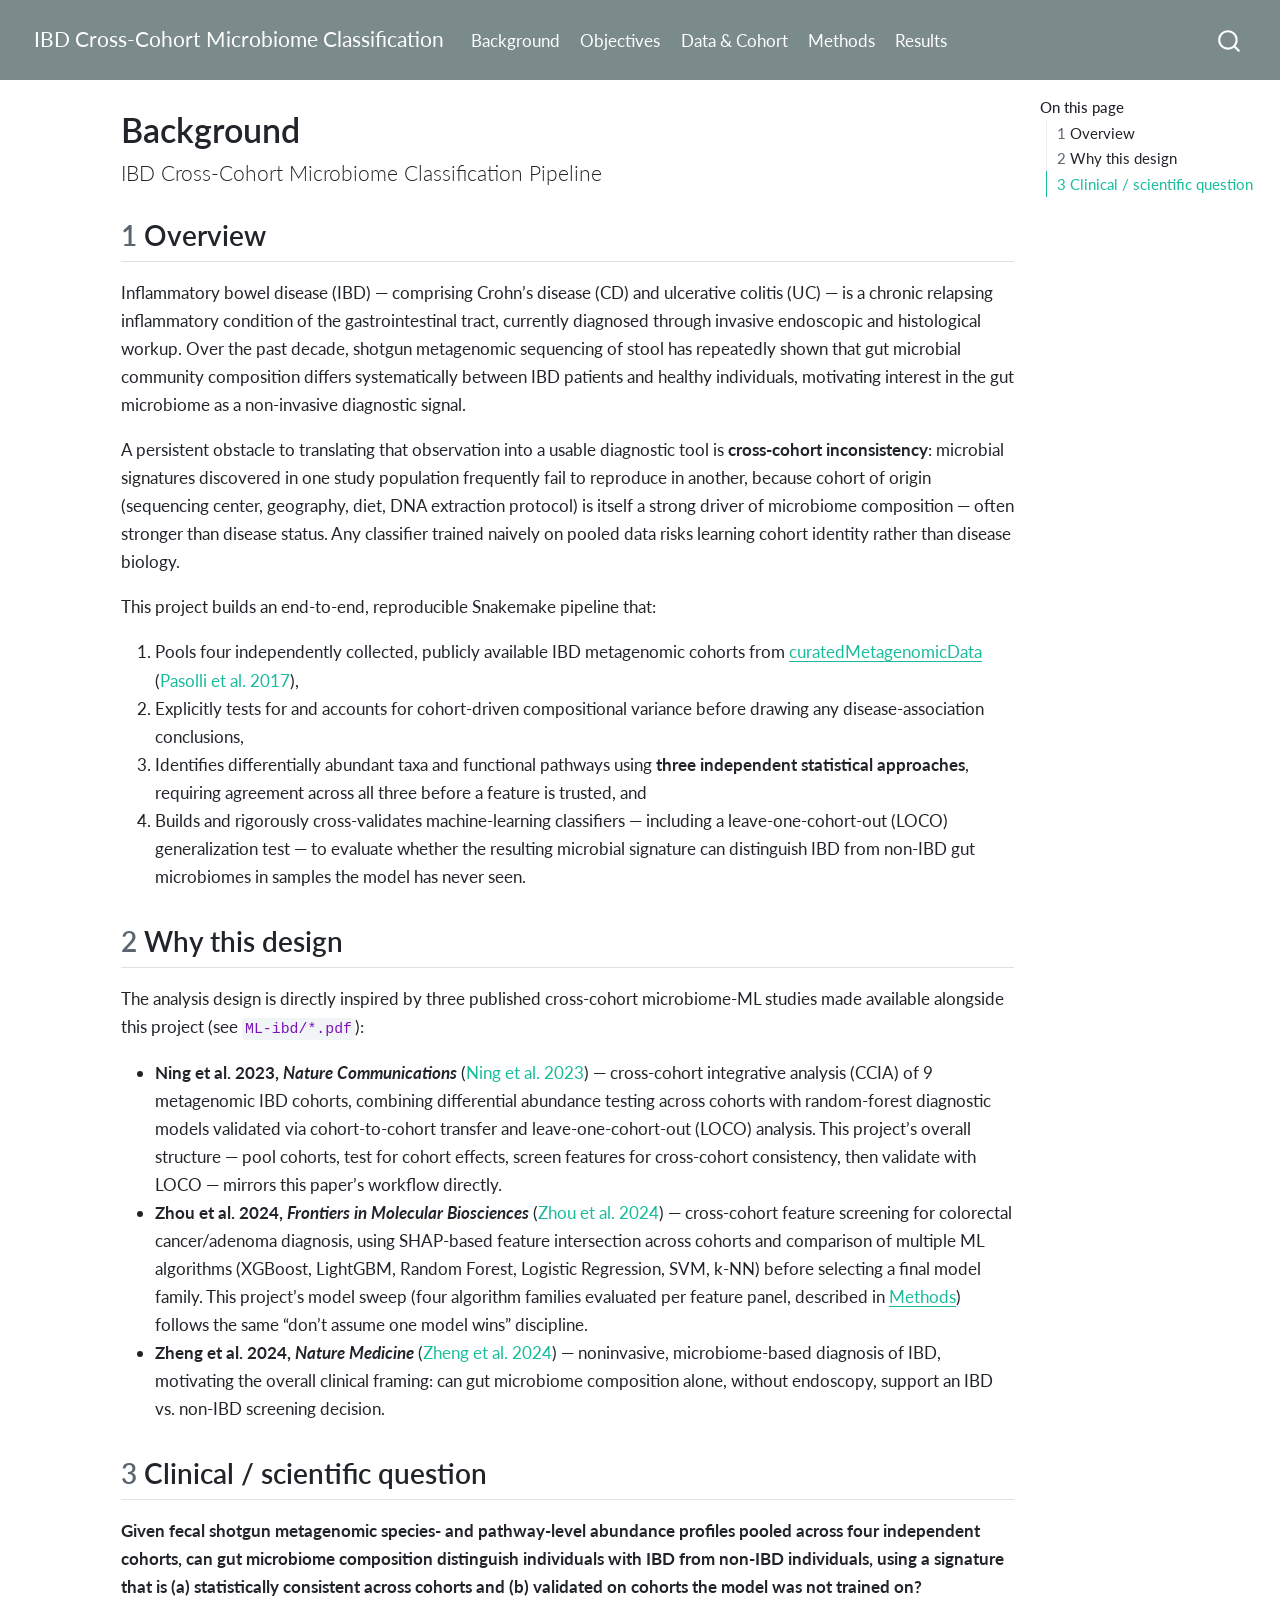
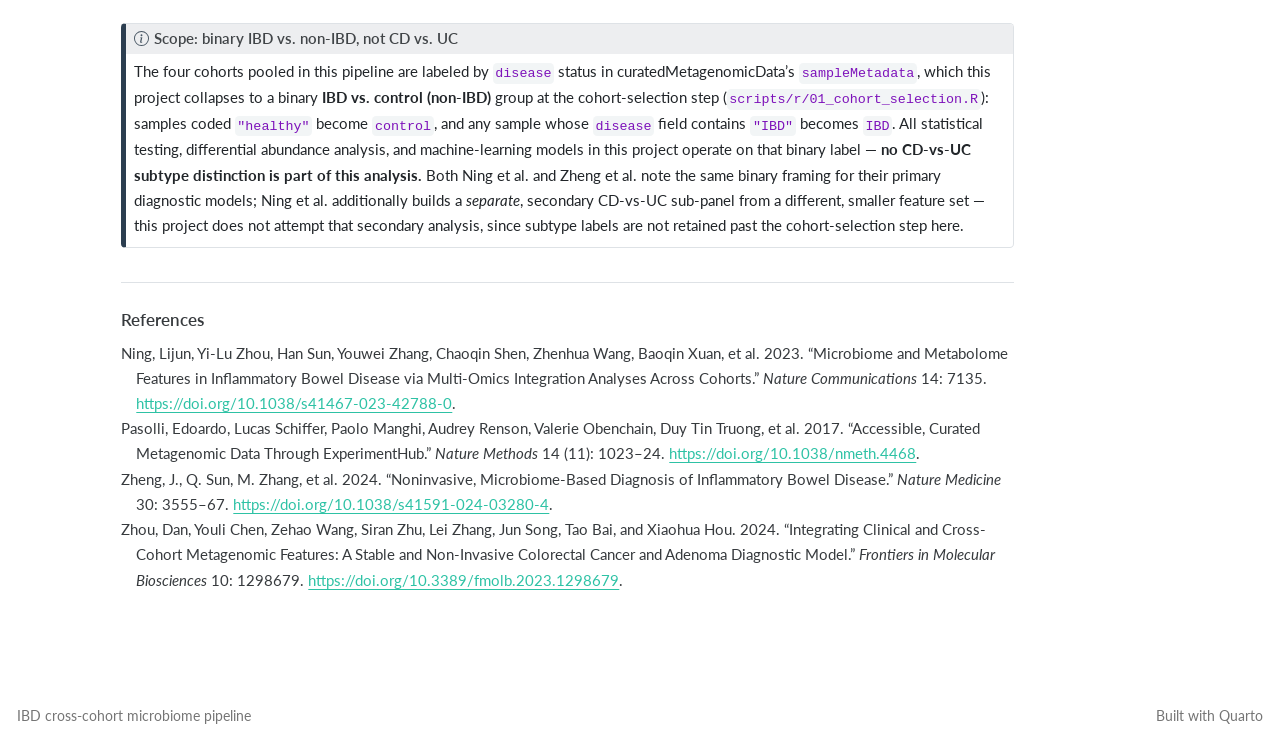
<file: index.html>
<!DOCTYPE html>
<html xmlns="http://www.w3.org/1999/xhtml" lang="en" xml:lang="en"><head>

<meta charset="utf-8">
<meta name="generator" content="quarto-1.8.25">

<meta name="viewport" content="width=device-width, initial-scale=1.0, user-scalable=yes">


<title>Background – IBD Cross-Cohort Microbiome Classification</title>
<style>
code{white-space: pre-wrap;}
span.smallcaps{font-variant: small-caps;}
div.columns{display: flex; gap: min(4vw, 1.5em);}
div.column{flex: auto; overflow-x: auto;}
div.hanging-indent{margin-left: 1.5em; text-indent: -1.5em;}
ul.task-list{list-style: none;}
ul.task-list li input[type="checkbox"] {
  width: 0.8em;
  margin: 0 0.8em 0.2em -1em; /* quarto-specific, see https://github.com/quarto-dev/quarto-cli/issues/4556 */ 
  vertical-align: middle;
}
/* CSS for citations */
div.csl-bib-body { }
div.csl-entry {
  clear: both;
  margin-bottom: 0em;
}
.hanging-indent div.csl-entry {
  margin-left:2em;
  text-indent:-2em;
}
div.csl-left-margin {
  min-width:2em;
  float:left;
}
div.csl-right-inline {
  margin-left:2em;
  padding-left:1em;
}
div.csl-indent {
  margin-left: 2em;
}</style>


<script src="site_libs/quarto-nav/quarto-nav.js"></script>
<script src="site_libs/quarto-nav/headroom.min.js"></script>
<script src="site_libs/clipboard/clipboard.min.js"></script>
<script src="site_libs/quarto-search/autocomplete.umd.js"></script>
<script src="site_libs/quarto-search/fuse.min.js"></script>
<script src="site_libs/quarto-search/quarto-search.js"></script>
<meta name="quarto:offset" content="./">
<script src="site_libs/quarto-html/quarto.js" type="module"></script>
<script src="site_libs/quarto-html/tabsets/tabsets.js" type="module"></script>
<script src="site_libs/quarto-html/axe/axe-check.js" type="module"></script>
<script src="site_libs/quarto-html/popper.min.js"></script>
<script src="site_libs/quarto-html/tippy.umd.min.js"></script>
<script src="site_libs/quarto-html/anchor.min.js"></script>
<link href="site_libs/quarto-html/tippy.css" rel="stylesheet">
<link href="site_libs/quarto-html/quarto-syntax-highlighting-7b89279ff1a6dce999919e0e67d4d9ec.css" rel="stylesheet" id="quarto-text-highlighting-styles">
<script src="site_libs/bootstrap/bootstrap.min.js"></script>
<link href="site_libs/bootstrap/bootstrap-icons.css" rel="stylesheet">
<link href="site_libs/bootstrap/bootstrap-27e1aa2dab5d6404f55602c9c9ab0aa1.min.css" rel="stylesheet" append-hash="true" id="quarto-bootstrap" data-mode="light">
<script id="quarto-search-options" type="application/json">{
  "location": "navbar",
  "copy-button": false,
  "collapse-after": 3,
  "panel-placement": "end",
  "type": "overlay",
  "limit": 50,
  "keyboard-shortcut": [
    "f",
    "/",
    "s"
  ],
  "show-item-context": false,
  "language": {
    "search-no-results-text": "No results",
    "search-matching-documents-text": "matching documents",
    "search-copy-link-title": "Copy link to search",
    "search-hide-matches-text": "Hide additional matches",
    "search-more-match-text": "more match in this document",
    "search-more-matches-text": "more matches in this document",
    "search-clear-button-title": "Clear",
    "search-text-placeholder": "",
    "search-detached-cancel-button-title": "Cancel",
    "search-submit-button-title": "Submit",
    "search-label": "Search"
  }
}</script>


<link rel="stylesheet" href="styles.css">
</head>

<body class="nav-fixed quarto-light">

<div id="quarto-search-results"></div>
  <header id="quarto-header" class="headroom fixed-top">
    <nav class="navbar navbar-expand-lg " data-bs-theme="dark">
      <div class="navbar-container container-fluid">
      <div class="navbar-brand-container mx-auto">
    <a href="./index.html" class="navbar-brand navbar-brand-logo">
    </a>
    <a class="navbar-brand" href="./index.html">
    <span class="navbar-title">IBD Cross-Cohort Microbiome Classification</span>
    </a>
  </div>
            <div id="quarto-search" class="" title="Search"></div>
          <button class="navbar-toggler" type="button" data-bs-toggle="collapse" data-bs-target="#navbarCollapse" aria-controls="navbarCollapse" role="menu" aria-expanded="false" aria-label="Toggle navigation" onclick="if (window.quartoToggleHeadroom) { window.quartoToggleHeadroom(); }">
  <span class="navbar-toggler-icon"></span>
</button>
          <div class="collapse navbar-collapse" id="navbarCollapse">
            <ul class="navbar-nav navbar-nav-scroll me-auto">
  <li class="nav-item">
    <a class="nav-link active" href="./index.html" aria-current="page"> 
<span class="menu-text">Background</span></a>
  </li>  
  <li class="nav-item">
    <a class="nav-link" href="./objectives.html"> 
<span class="menu-text">Objectives</span></a>
  </li>  
  <li class="nav-item">
    <a class="nav-link" href="./data-methods.html"> 
<span class="menu-text">Data &amp; Cohort</span></a>
  </li>  
  <li class="nav-item">
    <a class="nav-link" href="./methods.html"> 
<span class="menu-text">Methods</span></a>
  </li>  
  <li class="nav-item">
    <a class="nav-link" href="./results.html"> 
<span class="menu-text">Results</span></a>
  </li>  
</ul>
          </div> <!-- /navcollapse -->
            <div class="quarto-navbar-tools">
</div>
      </div> <!-- /container-fluid -->
    </nav>
</header>
<!-- content -->
<div id="quarto-content" class="quarto-container page-columns page-rows-contents page-layout-article page-navbar">
<!-- sidebar -->
<!-- margin-sidebar -->
    <div id="quarto-margin-sidebar" class="sidebar margin-sidebar">
        <nav id="TOC" role="doc-toc" class="toc-active">
    <h2 id="toc-title">On this page</h2>
   
  <ul>
  <li><a href="#overview" id="toc-overview" class="nav-link active" data-scroll-target="#overview"><span class="header-section-number">1</span> Overview</a></li>
  <li><a href="#why-this-design" id="toc-why-this-design" class="nav-link" data-scroll-target="#why-this-design"><span class="header-section-number">2</span> Why this design</a></li>
  <li><a href="#clinical-scientific-question" id="toc-clinical-scientific-question" class="nav-link" data-scroll-target="#clinical-scientific-question"><span class="header-section-number">3</span> Clinical / scientific question</a></li>
  </ul>
</nav>
    </div>
<!-- main -->
<main class="content" id="quarto-document-content">

<header id="title-block-header" class="quarto-title-block default">
<div class="quarto-title">
<h1 class="title">Background</h1>
<p class="subtitle lead">IBD Cross-Cohort Microbiome Classification Pipeline</p>
</div>



<div class="quarto-title-meta">

    
  
    
  </div>
  


</header>


<section id="overview" class="level2" data-number="1">
<h2 data-number="1" class="anchored" data-anchor-id="overview"><span class="header-section-number">1</span> Overview</h2>
<p>Inflammatory bowel disease (IBD) — comprising Crohn’s disease (CD) and ulcerative colitis (UC) — is a chronic relapsing inflammatory condition of the gastrointestinal tract, currently diagnosed through invasive endoscopic and histological workup. Over the past decade, shotgun metagenomic sequencing of stool has repeatedly shown that gut microbial community composition differs systematically between IBD patients and healthy individuals, motivating interest in the gut microbiome as a non-invasive diagnostic signal.</p>
<p>A persistent obstacle to translating that observation into a usable diagnostic tool is <strong>cross-cohort inconsistency</strong>: microbial signatures discovered in one study population frequently fail to reproduce in another, because cohort of origin (sequencing center, geography, diet, DNA extraction protocol) is itself a strong driver of microbiome composition — often stronger than disease status. Any classifier trained naively on pooled data risks learning cohort identity rather than disease biology.</p>
<p>This project builds an end-to-end, reproducible Snakemake pipeline that:</p>
<ol type="1">
<li>Pools four independently collected, publicly available IBD metagenomic cohorts from <a href="https://bioconductor.org/packages/curatedMetagenomicData">curatedMetagenomicData</a> <span class="citation" data-cites="pasolli2017curatedmetagenomicdata">(<a href="#ref-pasolli2017curatedmetagenomicdata" role="doc-biblioref">Pasolli et al. 2017</a>)</span>,</li>
<li>Explicitly tests for and accounts for cohort-driven compositional variance before drawing any disease-association conclusions,</li>
<li>Identifies differentially abundant taxa and functional pathways using <strong>three independent statistical approaches</strong>, requiring agreement across all three before a feature is trusted, and</li>
<li>Builds and rigorously cross-validates machine-learning classifiers — including a leave-one-cohort-out (LOCO) generalization test — to evaluate whether the resulting microbial signature can distinguish IBD from non-IBD gut microbiomes in samples the model has never seen.</li>
</ol>
</section>
<section id="why-this-design" class="level2" data-number="2">
<h2 data-number="2" class="anchored" data-anchor-id="why-this-design"><span class="header-section-number">2</span> Why this design</h2>
<p>The analysis design is directly inspired by three published cross-cohort microbiome-ML studies made available alongside this project (see <code>ML-ibd/*.pdf</code>):</p>
<ul>
<li><strong>Ning et al.&nbsp;2023, <em>Nature Communications</em></strong> <span class="citation" data-cites="ning2023ccia">(<a href="#ref-ning2023ccia" role="doc-biblioref">Ning et al. 2023</a>)</span> — cross-cohort integrative analysis (CCIA) of 9 metagenomic IBD cohorts, combining differential abundance testing across cohorts with random-forest diagnostic models validated via cohort-to-cohort transfer and leave-one-cohort-out (LOCO) analysis. This project’s overall structure — pool cohorts, test for cohort effects, screen features for cross-cohort consistency, then validate with LOCO — mirrors this paper’s workflow directly.</li>
<li><strong>Zhou et al.&nbsp;2024, <em>Frontiers in Molecular Biosciences</em></strong> <span class="citation" data-cites="zhou2024crc">(<a href="#ref-zhou2024crc" role="doc-biblioref">Zhou et al. 2024</a>)</span> — cross-cohort feature screening for colorectal cancer/adenoma diagnosis, using SHAP-based feature intersection across cohorts and comparison of multiple ML algorithms (XGBoost, LightGBM, Random Forest, Logistic Regression, SVM, k-NN) before selecting a final model family. This project’s model sweep (four algorithm families evaluated per feature panel, described in <a href="./methods.html">Methods</a>) follows the same “don’t assume one model wins” discipline.</li>
<li><strong>Zheng et al.&nbsp;2024, <em>Nature Medicine</em></strong> <span class="citation" data-cites="zheng2024ibd">(<a href="#ref-zheng2024ibd" role="doc-biblioref">Zheng et al. 2024</a>)</span> — noninvasive, microbiome-based diagnosis of IBD, motivating the overall clinical framing: can gut microbiome composition alone, without endoscopy, support an IBD vs.&nbsp;non-IBD screening decision.</li>
</ul>
</section>
<section id="clinical-scientific-question" class="level2" data-number="3">
<h2 data-number="3" class="anchored" data-anchor-id="clinical-scientific-question"><span class="header-section-number">3</span> Clinical / scientific question</h2>
<p><strong>Given fecal shotgun metagenomic species- and pathway-level abundance profiles pooled across four independent cohorts, can gut microbiome composition distinguish individuals with IBD from non-IBD individuals, using a signature that is (a) statistically consistent across cohorts and (b) validated on cohorts the model was not trained on?</strong></p>
<div class="callout callout-style-default callout-note callout-titled">
<div class="callout-header d-flex align-content-center">
<div class="callout-icon-container">
<i class="callout-icon"></i>
</div>
<div class="callout-title-container flex-fill">
<span class="screen-reader-only">Note</span>Scope: binary IBD vs.&nbsp;non-IBD, not CD vs.&nbsp;UC
</div>
</div>
<div class="callout-body-container callout-body">
<p>The four cohorts pooled in this pipeline are labeled by <code>disease</code> status in curatedMetagenomicData’s <code>sampleMetadata</code>, which this project collapses to a binary <strong>IBD vs.&nbsp;control (non-IBD)</strong> group at the cohort-selection step (<code>scripts/r/01_cohort_selection.R</code>): samples coded <code>"healthy"</code> become <code>control</code>, and any sample whose <code>disease</code> field contains <code>"IBD"</code> becomes <code>IBD</code>. All statistical testing, differential abundance analysis, and machine-learning models in this project operate on that binary label — <strong>no CD-vs-UC subtype distinction is part of this analysis.</strong> Both Ning et al.&nbsp;and Zheng et al.&nbsp;note the same binary framing for their primary diagnostic models; Ning et al.&nbsp;additionally builds a <em>separate</em>, secondary CD-vs-UC sub-panel from a different, smaller feature set — this project does not attempt that secondary analysis, since subtype labels are not retained past the cohort-selection step here.</p>
</div>
</div>



</section>

<div id="quarto-appendix" class="default"><section class="quarto-appendix-contents" role="doc-bibliography" id="quarto-bibliography"><h2 class="anchored quarto-appendix-heading">References</h2><div id="refs" class="references csl-bib-body hanging-indent" data-entry-spacing="0" role="list">
<div id="ref-ning2023ccia" class="csl-entry" role="listitem">
Ning, Lijun, Yi-Lu Zhou, Han Sun, Youwei Zhang, Chaoqin Shen, Zhenhua Wang, Baoqin Xuan, et al. 2023. <span>“Microbiome and Metabolome Features in Inflammatory Bowel Disease via Multi-Omics Integration Analyses Across Cohorts.”</span> <em>Nature Communications</em> 14: 7135. <a href="https://doi.org/10.1038/s41467-023-42788-0">https://doi.org/10.1038/s41467-023-42788-0</a>.
</div>
<div id="ref-pasolli2017curatedmetagenomicdata" class="csl-entry" role="listitem">
Pasolli, Edoardo, Lucas Schiffer, Paolo Manghi, Audrey Renson, Valerie Obenchain, Duy Tin Truong, et al. 2017. <span>“Accessible, Curated Metagenomic Data Through ExperimentHub.”</span> <em>Nature Methods</em> 14 (11): 1023–24. <a href="https://doi.org/10.1038/nmeth.4468">https://doi.org/10.1038/nmeth.4468</a>.
</div>
<div id="ref-zheng2024ibd" class="csl-entry" role="listitem">
Zheng, J., Q. Sun, M. Zhang, et al. 2024. <span>“Noninvasive, Microbiome-Based Diagnosis of Inflammatory Bowel Disease.”</span> <em>Nature Medicine</em> 30: 3555–67. <a href="https://doi.org/10.1038/s41591-024-03280-4">https://doi.org/10.1038/s41591-024-03280-4</a>.
</div>
<div id="ref-zhou2024crc" class="csl-entry" role="listitem">
Zhou, Dan, Youli Chen, Zehao Wang, Siran Zhu, Lei Zhang, Jun Song, Tao Bai, and Xiaohua Hou. 2024. <span>“Integrating Clinical and Cross-Cohort Metagenomic Features: A Stable and Non-Invasive Colorectal Cancer and Adenoma Diagnostic Model.”</span> <em>Frontiers in Molecular Biosciences</em> 10: 1298679. <a href="https://doi.org/10.3389/fmolb.2023.1298679">https://doi.org/10.3389/fmolb.2023.1298679</a>.
</div>
</div></section></div></main> <!-- /main -->
<script id="quarto-html-after-body" type="application/javascript">
  window.document.addEventListener("DOMContentLoaded", function (event) {
    const icon = "";
    const anchorJS = new window.AnchorJS();
    anchorJS.options = {
      placement: 'right',
      icon: icon
    };
    anchorJS.add('.anchored');
    const isCodeAnnotation = (el) => {
      for (const clz of el.classList) {
        if (clz.startsWith('code-annotation-')) {                     
          return true;
        }
      }
      return false;
    }
    const onCopySuccess = function(e) {
      // button target
      const button = e.trigger;
      // don't keep focus
      button.blur();
      // flash "checked"
      button.classList.add('code-copy-button-checked');
      var currentTitle = button.getAttribute("title");
      button.setAttribute("title", "Copied!");
      let tooltip;
      if (window.bootstrap) {
        button.setAttribute("data-bs-toggle", "tooltip");
        button.setAttribute("data-bs-placement", "left");
        button.setAttribute("data-bs-title", "Copied!");
        tooltip = new bootstrap.Tooltip(button, 
          { trigger: "manual", 
            customClass: "code-copy-button-tooltip",
            offset: [0, -8]});
        tooltip.show();    
      }
      setTimeout(function() {
        if (tooltip) {
          tooltip.hide();
          button.removeAttribute("data-bs-title");
          button.removeAttribute("data-bs-toggle");
          button.removeAttribute("data-bs-placement");
        }
        button.setAttribute("title", currentTitle);
        button.classList.remove('code-copy-button-checked');
      }, 1000);
      // clear code selection
      e.clearSelection();
    }
    const getTextToCopy = function(trigger) {
      const outerScaffold = trigger.parentElement.cloneNode(true);
      const codeEl = outerScaffold.querySelector('code');
      for (const childEl of codeEl.children) {
        if (isCodeAnnotation(childEl)) {
          childEl.remove();
        }
      }
      return codeEl.innerText;
    }
    const clipboard = new window.ClipboardJS('.code-copy-button:not([data-in-quarto-modal])', {
      text: getTextToCopy
    });
    clipboard.on('success', onCopySuccess);
    if (window.document.getElementById('quarto-embedded-source-code-modal')) {
      const clipboardModal = new window.ClipboardJS('.code-copy-button[data-in-quarto-modal]', {
        text: getTextToCopy,
        container: window.document.getElementById('quarto-embedded-source-code-modal')
      });
      clipboardModal.on('success', onCopySuccess);
    }
      var localhostRegex = new RegExp(/^(?:http|https):\/\/localhost\:?[0-9]*\//);
      var mailtoRegex = new RegExp(/^mailto:/);
        var filterRegex = new RegExp("https:\/\/Sanyukta2002\.github\.io\/ML-ibd\/");
      var isInternal = (href) => {
          return filterRegex.test(href) || localhostRegex.test(href) || mailtoRegex.test(href);
      }
      // Inspect non-navigation links and adorn them if external
     var links = window.document.querySelectorAll('a[href]:not(.nav-link):not(.navbar-brand):not(.toc-action):not(.sidebar-link):not(.sidebar-item-toggle):not(.pagination-link):not(.no-external):not([aria-hidden]):not(.dropdown-item):not(.quarto-navigation-tool):not(.about-link)');
      for (var i=0; i<links.length; i++) {
        const link = links[i];
        if (!isInternal(link.href)) {
          // undo the damage that might have been done by quarto-nav.js in the case of
          // links that we want to consider external
          if (link.dataset.originalHref !== undefined) {
            link.href = link.dataset.originalHref;
          }
            // target, if specified
            link.setAttribute("target", "_blank");
            if (link.getAttribute("rel") === null) {
              link.setAttribute("rel", "noopener");
            }
        }
      }
    function tippyHover(el, contentFn, onTriggerFn, onUntriggerFn) {
      const config = {
        allowHTML: true,
        maxWidth: 500,
        delay: 100,
        arrow: false,
        appendTo: function(el) {
            return el.parentElement;
        },
        interactive: true,
        interactiveBorder: 10,
        theme: 'quarto',
        placement: 'bottom-start',
      };
      if (contentFn) {
        config.content = contentFn;
      }
      if (onTriggerFn) {
        config.onTrigger = onTriggerFn;
      }
      if (onUntriggerFn) {
        config.onUntrigger = onUntriggerFn;
      }
      window.tippy(el, config); 
    }
    const noterefs = window.document.querySelectorAll('a[role="doc-noteref"]');
    for (var i=0; i<noterefs.length; i++) {
      const ref = noterefs[i];
      tippyHover(ref, function() {
        // use id or data attribute instead here
        let href = ref.getAttribute('data-footnote-href') || ref.getAttribute('href');
        try { href = new URL(href).hash; } catch {}
        const id = href.replace(/^#\/?/, "");
        const note = window.document.getElementById(id);
        if (note) {
          return note.innerHTML;
        } else {
          return "";
        }
      });
    }
    const xrefs = window.document.querySelectorAll('a.quarto-xref');
    const processXRef = (id, note) => {
      // Strip column container classes
      const stripColumnClz = (el) => {
        el.classList.remove("page-full", "page-columns");
        if (el.children) {
          for (const child of el.children) {
            stripColumnClz(child);
          }
        }
      }
      stripColumnClz(note)
      if (id === null || id.startsWith('sec-')) {
        // Special case sections, only their first couple elements
        const container = document.createElement("div");
        if (note.children && note.children.length > 2) {
          container.appendChild(note.children[0].cloneNode(true));
          for (let i = 1; i < note.children.length; i++) {
            const child = note.children[i];
            if (child.tagName === "P" && child.innerText === "") {
              continue;
            } else {
              container.appendChild(child.cloneNode(true));
              break;
            }
          }
          if (window.Quarto?.typesetMath) {
            window.Quarto.typesetMath(container);
          }
          return container.innerHTML
        } else {
          if (window.Quarto?.typesetMath) {
            window.Quarto.typesetMath(note);
          }
          return note.innerHTML;
        }
      } else {
        // Remove any anchor links if they are present
        const anchorLink = note.querySelector('a.anchorjs-link');
        if (anchorLink) {
          anchorLink.remove();
        }
        if (window.Quarto?.typesetMath) {
          window.Quarto.typesetMath(note);
        }
        if (note.classList.contains("callout")) {
          return note.outerHTML;
        } else {
          return note.innerHTML;
        }
      }
    }
    for (var i=0; i<xrefs.length; i++) {
      const xref = xrefs[i];
      tippyHover(xref, undefined, function(instance) {
        instance.disable();
        let url = xref.getAttribute('href');
        let hash = undefined; 
        if (url.startsWith('#')) {
          hash = url;
        } else {
          try { hash = new URL(url).hash; } catch {}
        }
        if (hash) {
          const id = hash.replace(/^#\/?/, "");
          const note = window.document.getElementById(id);
          if (note !== null) {
            try {
              const html = processXRef(id, note.cloneNode(true));
              instance.setContent(html);
            } finally {
              instance.enable();
              instance.show();
            }
          } else {
            // See if we can fetch this
            fetch(url.split('#')[0])
            .then(res => res.text())
            .then(html => {
              const parser = new DOMParser();
              const htmlDoc = parser.parseFromString(html, "text/html");
              const note = htmlDoc.getElementById(id);
              if (note !== null) {
                const html = processXRef(id, note);
                instance.setContent(html);
              } 
            }).finally(() => {
              instance.enable();
              instance.show();
            });
          }
        } else {
          // See if we can fetch a full url (with no hash to target)
          // This is a special case and we should probably do some content thinning / targeting
          fetch(url)
          .then(res => res.text())
          .then(html => {
            const parser = new DOMParser();
            const htmlDoc = parser.parseFromString(html, "text/html");
            const note = htmlDoc.querySelector('main.content');
            if (note !== null) {
              // This should only happen for chapter cross references
              // (since there is no id in the URL)
              // remove the first header
              if (note.children.length > 0 && note.children[0].tagName === "HEADER") {
                note.children[0].remove();
              }
              const html = processXRef(null, note);
              instance.setContent(html);
            } 
          }).finally(() => {
            instance.enable();
            instance.show();
          });
        }
      }, function(instance) {
      });
    }
        let selectedAnnoteEl;
        const selectorForAnnotation = ( cell, annotation) => {
          let cellAttr = 'data-code-cell="' + cell + '"';
          let lineAttr = 'data-code-annotation="' +  annotation + '"';
          const selector = 'span[' + cellAttr + '][' + lineAttr + ']';
          return selector;
        }
        const selectCodeLines = (annoteEl) => {
          const doc = window.document;
          const targetCell = annoteEl.getAttribute("data-target-cell");
          const targetAnnotation = annoteEl.getAttribute("data-target-annotation");
          const annoteSpan = window.document.querySelector(selectorForAnnotation(targetCell, targetAnnotation));
          const lines = annoteSpan.getAttribute("data-code-lines").split(",");
          const lineIds = lines.map((line) => {
            return targetCell + "-" + line;
          })
          let top = null;
          let height = null;
          let parent = null;
          if (lineIds.length > 0) {
              //compute the position of the single el (top and bottom and make a div)
              const el = window.document.getElementById(lineIds[0]);
              top = el.offsetTop;
              height = el.offsetHeight;
              parent = el.parentElement.parentElement;
            if (lineIds.length > 1) {
              const lastEl = window.document.getElementById(lineIds[lineIds.length - 1]);
              const bottom = lastEl.offsetTop + lastEl.offsetHeight;
              height = bottom - top;
            }
            if (top !== null && height !== null && parent !== null) {
              // cook up a div (if necessary) and position it 
              let div = window.document.getElementById("code-annotation-line-highlight");
              if (div === null) {
                div = window.document.createElement("div");
                div.setAttribute("id", "code-annotation-line-highlight");
                div.style.position = 'absolute';
                parent.appendChild(div);
              }
              div.style.top = top - 2 + "px";
              div.style.height = height + 4 + "px";
              div.style.left = 0;
              let gutterDiv = window.document.getElementById("code-annotation-line-highlight-gutter");
              if (gutterDiv === null) {
                gutterDiv = window.document.createElement("div");
                gutterDiv.setAttribute("id", "code-annotation-line-highlight-gutter");
                gutterDiv.style.position = 'absolute';
                const codeCell = window.document.getElementById(targetCell);
                const gutter = codeCell.querySelector('.code-annotation-gutter');
                gutter.appendChild(gutterDiv);
              }
              gutterDiv.style.top = top - 2 + "px";
              gutterDiv.style.height = height + 4 + "px";
            }
            selectedAnnoteEl = annoteEl;
          }
        };
        const unselectCodeLines = () => {
          const elementsIds = ["code-annotation-line-highlight", "code-annotation-line-highlight-gutter"];
          elementsIds.forEach((elId) => {
            const div = window.document.getElementById(elId);
            if (div) {
              div.remove();
            }
          });
          selectedAnnoteEl = undefined;
        };
          // Handle positioning of the toggle
      window.addEventListener(
        "resize",
        throttle(() => {
          elRect = undefined;
          if (selectedAnnoteEl) {
            selectCodeLines(selectedAnnoteEl);
          }
        }, 10)
      );
      function throttle(fn, ms) {
      let throttle = false;
      let timer;
        return (...args) => {
          if(!throttle) { // first call gets through
              fn.apply(this, args);
              throttle = true;
          } else { // all the others get throttled
              if(timer) clearTimeout(timer); // cancel #2
              timer = setTimeout(() => {
                fn.apply(this, args);
                timer = throttle = false;
              }, ms);
          }
        };
      }
        // Attach click handler to the DT
        const annoteDls = window.document.querySelectorAll('dt[data-target-cell]');
        for (const annoteDlNode of annoteDls) {
          annoteDlNode.addEventListener('click', (event) => {
            const clickedEl = event.target;
            if (clickedEl !== selectedAnnoteEl) {
              unselectCodeLines();
              const activeEl = window.document.querySelector('dt[data-target-cell].code-annotation-active');
              if (activeEl) {
                activeEl.classList.remove('code-annotation-active');
              }
              selectCodeLines(clickedEl);
              clickedEl.classList.add('code-annotation-active');
            } else {
              // Unselect the line
              unselectCodeLines();
              clickedEl.classList.remove('code-annotation-active');
            }
          });
        }
    const findCites = (el) => {
      const parentEl = el.parentElement;
      if (parentEl) {
        const cites = parentEl.dataset.cites;
        if (cites) {
          return {
            el,
            cites: cites.split(' ')
          };
        } else {
          return findCites(el.parentElement)
        }
      } else {
        return undefined;
      }
    };
    var bibliorefs = window.document.querySelectorAll('a[role="doc-biblioref"]');
    for (var i=0; i<bibliorefs.length; i++) {
      const ref = bibliorefs[i];
      const citeInfo = findCites(ref);
      if (citeInfo) {
        tippyHover(citeInfo.el, function() {
          var popup = window.document.createElement('div');
          citeInfo.cites.forEach(function(cite) {
            var citeDiv = window.document.createElement('div');
            citeDiv.classList.add('hanging-indent');
            citeDiv.classList.add('csl-entry');
            var biblioDiv = window.document.getElementById('ref-' + cite);
            if (biblioDiv) {
              citeDiv.innerHTML = biblioDiv.innerHTML;
            }
            popup.appendChild(citeDiv);
          });
          return popup.innerHTML;
        });
      }
    }
  });
  </script>
</div> <!-- /content -->
<footer class="footer">
  <div class="nav-footer">
    <div class="nav-footer-left">
<p>IBD cross-cohort microbiome pipeline</p>
</div>   
    <div class="nav-footer-center">
      &nbsp;
    </div>
    <div class="nav-footer-right">
<p>Built with Quarto</p>
</div>
  </div>
</footer>




</body></html>
</file>
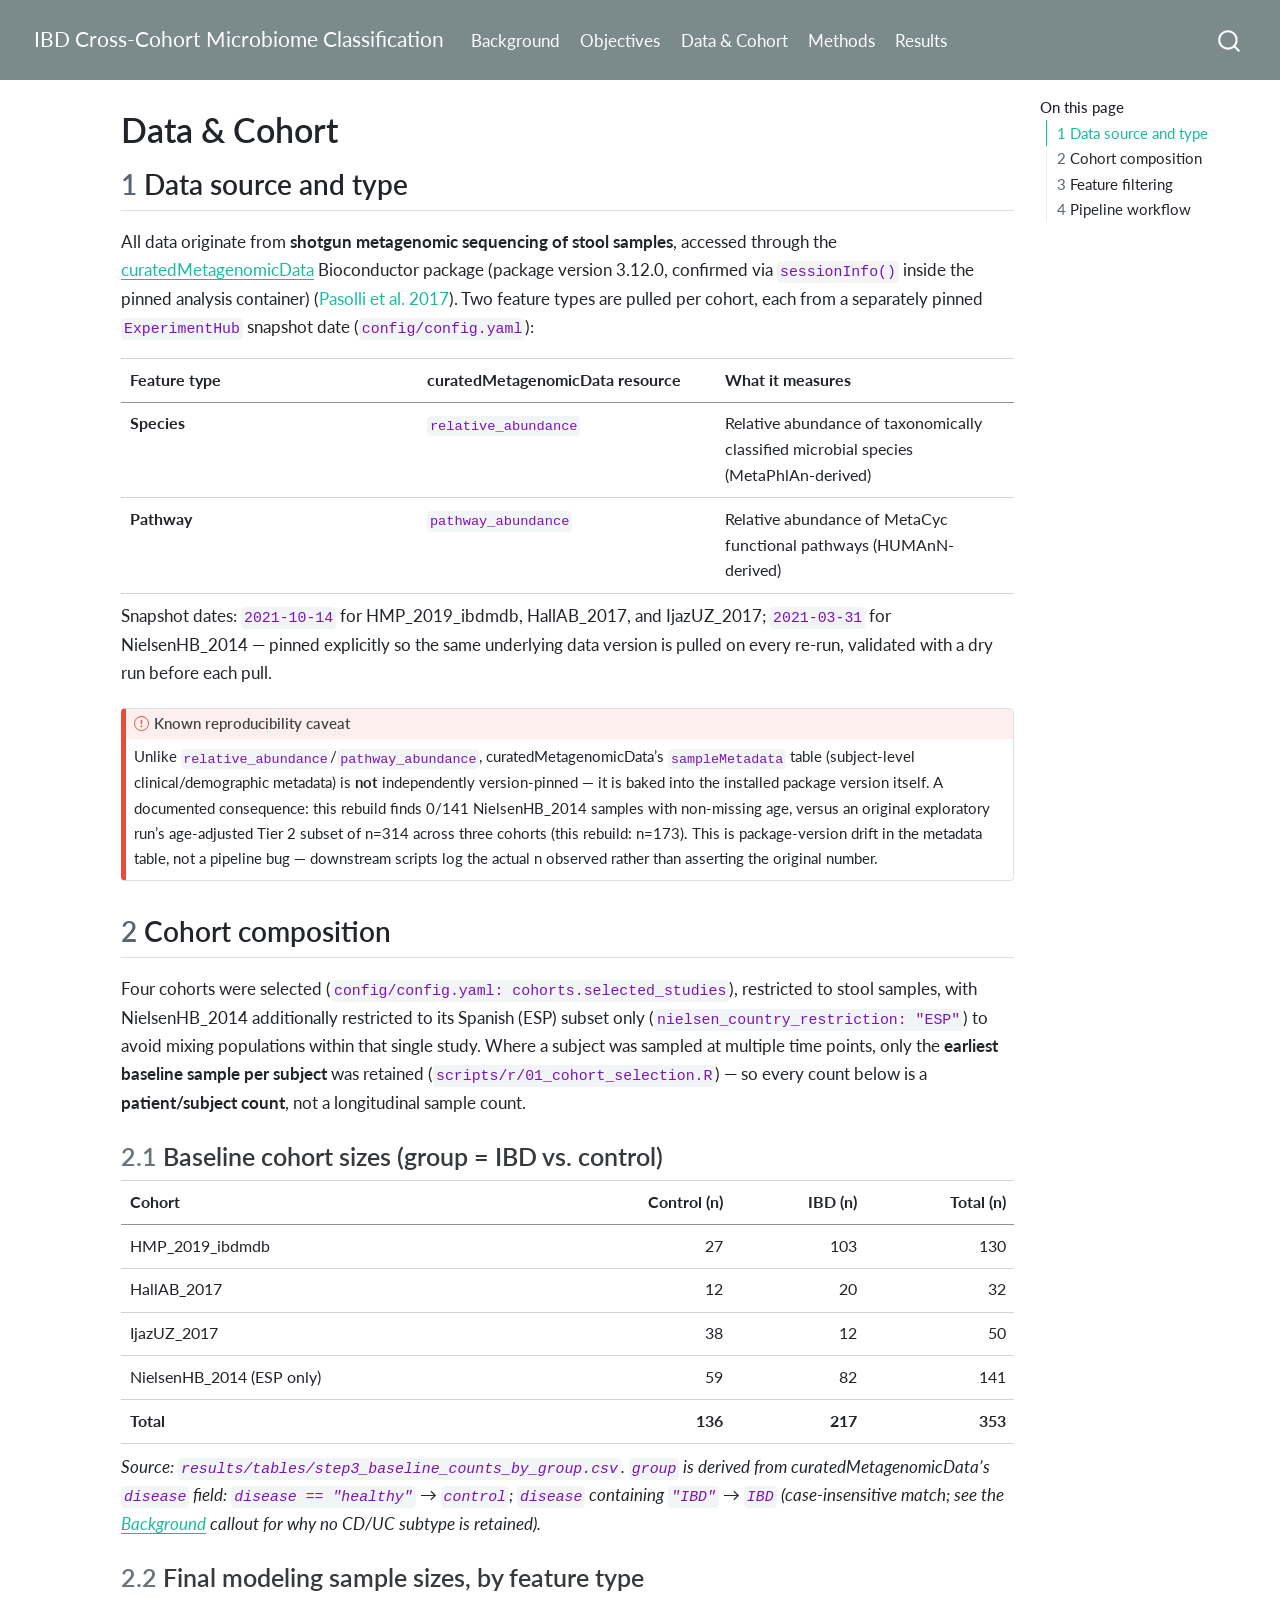
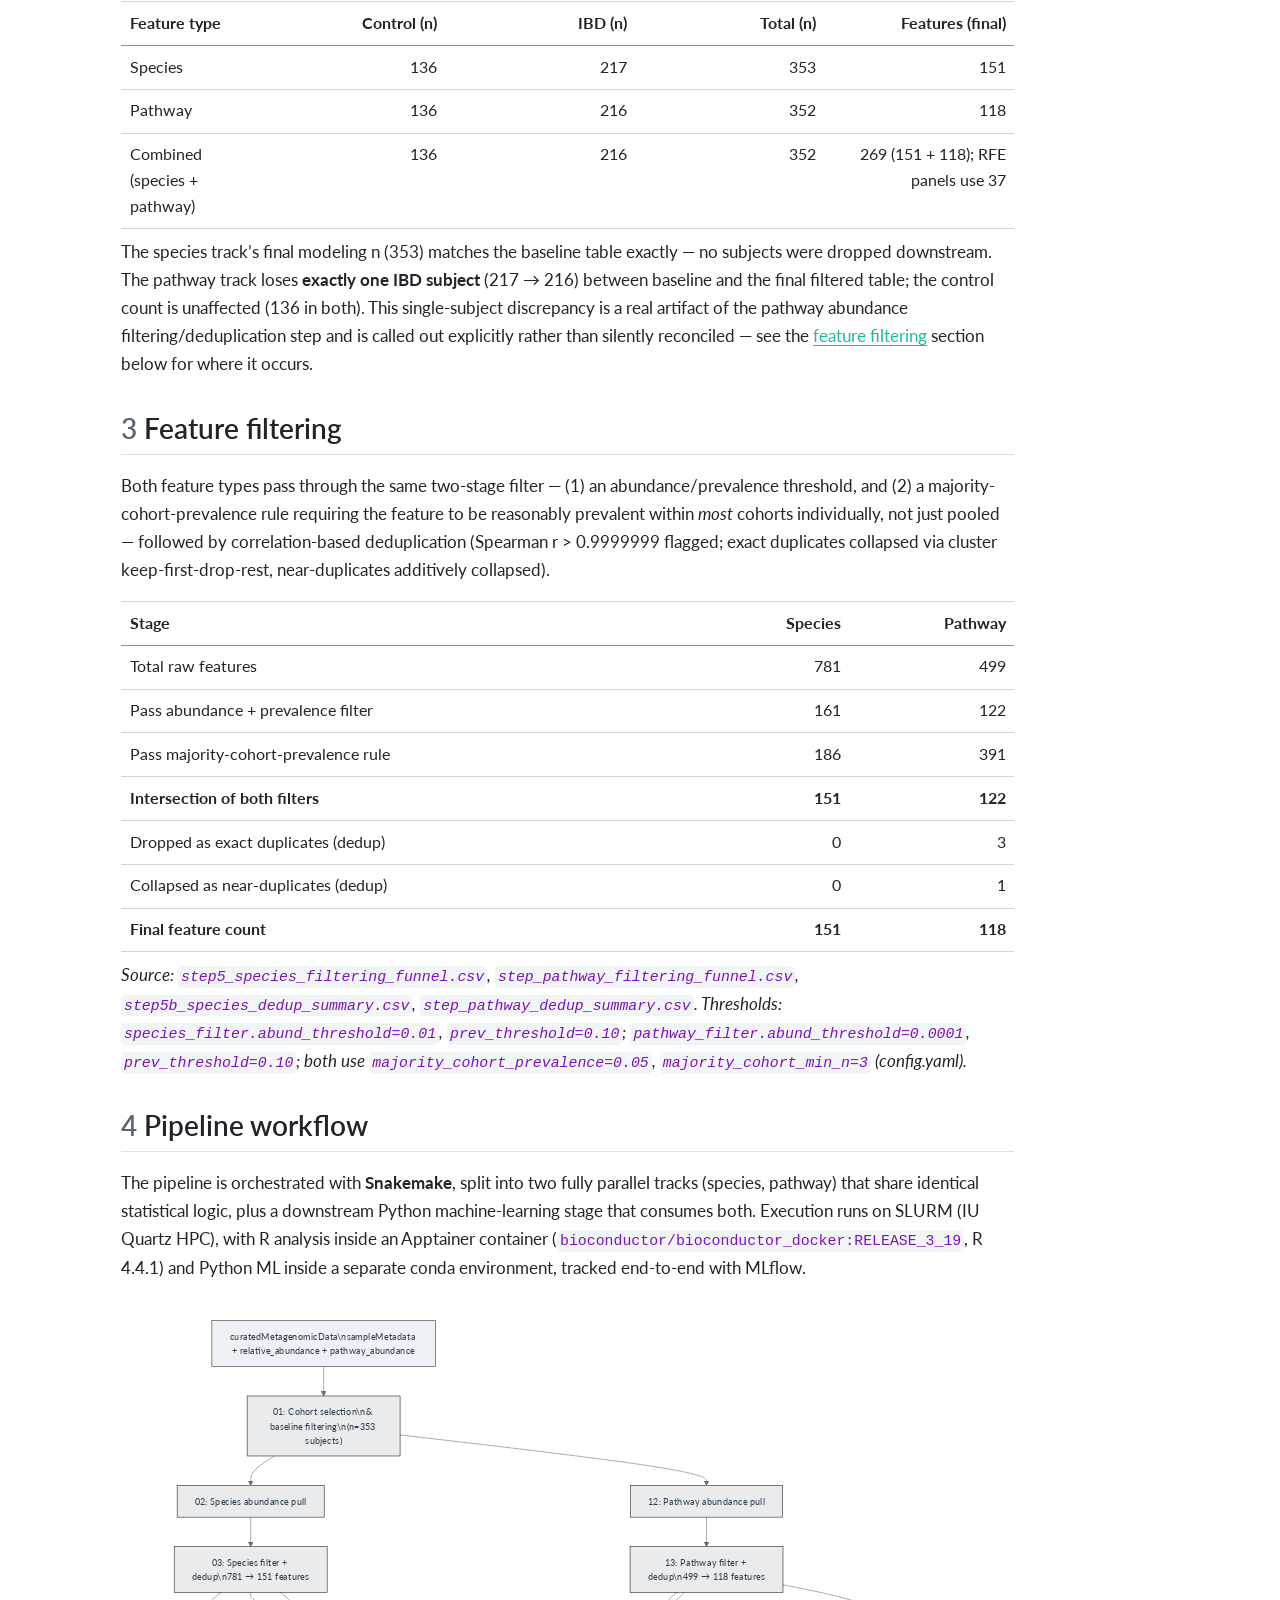
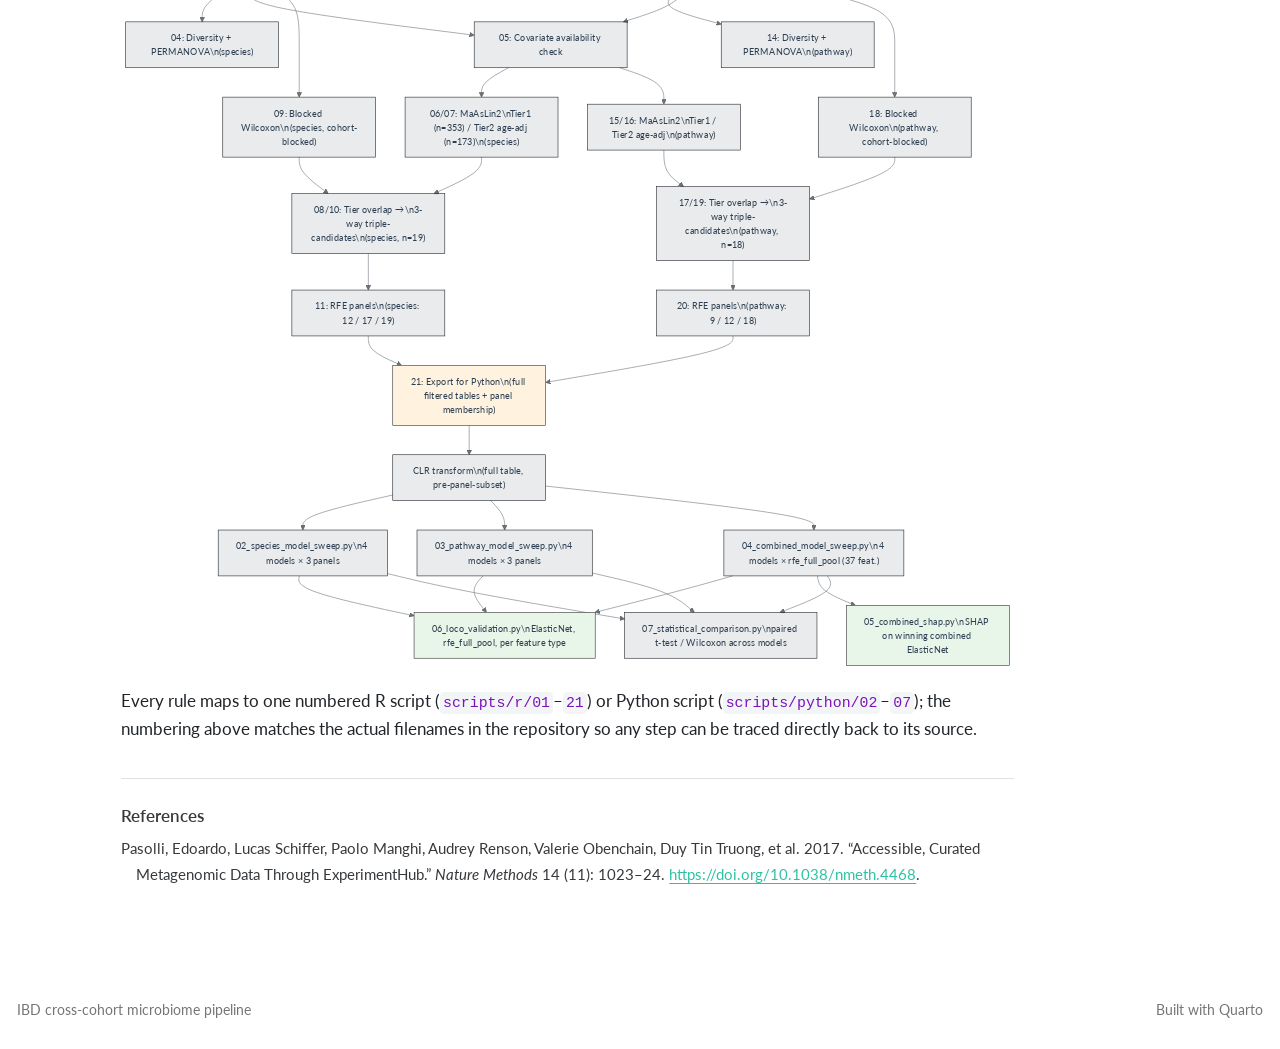
<file: data-methods.html>
<!DOCTYPE html>
<html xmlns="http://www.w3.org/1999/xhtml" lang="en" xml:lang="en"><head>

<meta charset="utf-8">
<meta name="generator" content="quarto-1.8.25">

<meta name="viewport" content="width=device-width, initial-scale=1.0, user-scalable=yes">


<title>Data &amp; Cohort – IBD Cross-Cohort Microbiome Classification</title>
<style>
code{white-space: pre-wrap;}
span.smallcaps{font-variant: small-caps;}
div.columns{display: flex; gap: min(4vw, 1.5em);}
div.column{flex: auto; overflow-x: auto;}
div.hanging-indent{margin-left: 1.5em; text-indent: -1.5em;}
ul.task-list{list-style: none;}
ul.task-list li input[type="checkbox"] {
  width: 0.8em;
  margin: 0 0.8em 0.2em -1em; /* quarto-specific, see https://github.com/quarto-dev/quarto-cli/issues/4556 */ 
  vertical-align: middle;
}
/* CSS for citations */
div.csl-bib-body { }
div.csl-entry {
  clear: both;
  margin-bottom: 0em;
}
.hanging-indent div.csl-entry {
  margin-left:2em;
  text-indent:-2em;
}
div.csl-left-margin {
  min-width:2em;
  float:left;
}
div.csl-right-inline {
  margin-left:2em;
  padding-left:1em;
}
div.csl-indent {
  margin-left: 2em;
}</style>


<script src="site_libs/quarto-nav/quarto-nav.js"></script>
<script src="site_libs/quarto-nav/headroom.min.js"></script>
<script src="site_libs/clipboard/clipboard.min.js"></script>
<script src="site_libs/quarto-search/autocomplete.umd.js"></script>
<script src="site_libs/quarto-search/fuse.min.js"></script>
<script src="site_libs/quarto-search/quarto-search.js"></script>
<meta name="quarto:offset" content="./">
<script src="site_libs/quarto-html/quarto.js" type="module"></script>
<script src="site_libs/quarto-html/tabsets/tabsets.js" type="module"></script>
<script src="site_libs/quarto-html/axe/axe-check.js" type="module"></script>
<script src="site_libs/quarto-html/popper.min.js"></script>
<script src="site_libs/quarto-html/tippy.umd.min.js"></script>
<script src="site_libs/quarto-html/anchor.min.js"></script>
<link href="site_libs/quarto-html/tippy.css" rel="stylesheet">
<link href="site_libs/quarto-html/quarto-syntax-highlighting-7b89279ff1a6dce999919e0e67d4d9ec.css" rel="stylesheet" id="quarto-text-highlighting-styles">
<script src="site_libs/bootstrap/bootstrap.min.js"></script>
<link href="site_libs/bootstrap/bootstrap-icons.css" rel="stylesheet">
<link href="site_libs/bootstrap/bootstrap-27e1aa2dab5d6404f55602c9c9ab0aa1.min.css" rel="stylesheet" append-hash="true" id="quarto-bootstrap" data-mode="light">
<script id="quarto-search-options" type="application/json">{
  "location": "navbar",
  "copy-button": false,
  "collapse-after": 3,
  "panel-placement": "end",
  "type": "overlay",
  "limit": 50,
  "keyboard-shortcut": [
    "f",
    "/",
    "s"
  ],
  "show-item-context": false,
  "language": {
    "search-no-results-text": "No results",
    "search-matching-documents-text": "matching documents",
    "search-copy-link-title": "Copy link to search",
    "search-hide-matches-text": "Hide additional matches",
    "search-more-match-text": "more match in this document",
    "search-more-matches-text": "more matches in this document",
    "search-clear-button-title": "Clear",
    "search-text-placeholder": "",
    "search-detached-cancel-button-title": "Cancel",
    "search-submit-button-title": "Submit",
    "search-label": "Search"
  }
}</script>
<script src="site_libs/quarto-diagram/mermaid.min.js"></script>
<script src="site_libs/quarto-diagram/mermaid-init.js"></script>
<link href="site_libs/quarto-diagram/mermaid.css" rel="stylesheet">


<link rel="stylesheet" href="styles.css">
</head>

<body class="nav-fixed quarto-light">

<div id="quarto-search-results"></div>
  <header id="quarto-header" class="headroom fixed-top">
    <nav class="navbar navbar-expand-lg " data-bs-theme="dark">
      <div class="navbar-container container-fluid">
      <div class="navbar-brand-container mx-auto">
    <a href="./index.html" class="navbar-brand navbar-brand-logo">
    </a>
    <a class="navbar-brand" href="./index.html">
    <span class="navbar-title">IBD Cross-Cohort Microbiome Classification</span>
    </a>
  </div>
            <div id="quarto-search" class="" title="Search"></div>
          <button class="navbar-toggler" type="button" data-bs-toggle="collapse" data-bs-target="#navbarCollapse" aria-controls="navbarCollapse" role="menu" aria-expanded="false" aria-label="Toggle navigation" onclick="if (window.quartoToggleHeadroom) { window.quartoToggleHeadroom(); }">
  <span class="navbar-toggler-icon"></span>
</button>
          <div class="collapse navbar-collapse" id="navbarCollapse">
            <ul class="navbar-nav navbar-nav-scroll me-auto">
  <li class="nav-item">
    <a class="nav-link" href="./index.html"> 
<span class="menu-text">Background</span></a>
  </li>  
  <li class="nav-item">
    <a class="nav-link" href="./objectives.html"> 
<span class="menu-text">Objectives</span></a>
  </li>  
  <li class="nav-item">
    <a class="nav-link active" href="./data-methods.html" aria-current="page"> 
<span class="menu-text">Data &amp; Cohort</span></a>
  </li>  
  <li class="nav-item">
    <a class="nav-link" href="./methods.html"> 
<span class="menu-text">Methods</span></a>
  </li>  
  <li class="nav-item">
    <a class="nav-link" href="./results.html"> 
<span class="menu-text">Results</span></a>
  </li>  
</ul>
          </div> <!-- /navcollapse -->
            <div class="quarto-navbar-tools">
</div>
      </div> <!-- /container-fluid -->
    </nav>
</header>
<!-- content -->
<div id="quarto-content" class="quarto-container page-columns page-rows-contents page-layout-article page-navbar">
<!-- sidebar -->
<!-- margin-sidebar -->
    <div id="quarto-margin-sidebar" class="sidebar margin-sidebar">
        <nav id="TOC" role="doc-toc" class="toc-active">
    <h2 id="toc-title">On this page</h2>
   
  <ul>
  <li><a href="#data-source-and-type" id="toc-data-source-and-type" class="nav-link active" data-scroll-target="#data-source-and-type"><span class="header-section-number">1</span> Data source and type</a></li>
  <li><a href="#cohort-composition" id="toc-cohort-composition" class="nav-link" data-scroll-target="#cohort-composition"><span class="header-section-number">2</span> Cohort composition</a>
  <ul class="collapse">
  <li><a href="#baseline-cohort-sizes-group-ibd-vs.-control" id="toc-baseline-cohort-sizes-group-ibd-vs.-control" class="nav-link" data-scroll-target="#baseline-cohort-sizes-group-ibd-vs.-control"><span class="header-section-number">2.1</span> Baseline cohort sizes (group = IBD vs.&nbsp;control)</a></li>
  <li><a href="#final-modeling-sample-sizes-by-feature-type" id="toc-final-modeling-sample-sizes-by-feature-type" class="nav-link" data-scroll-target="#final-modeling-sample-sizes-by-feature-type"><span class="header-section-number">2.2</span> Final modeling sample sizes, by feature type</a></li>
  </ul></li>
  <li><a href="#feature-filtering" id="toc-feature-filtering" class="nav-link" data-scroll-target="#feature-filtering"><span class="header-section-number">3</span> Feature filtering</a></li>
  <li><a href="#pipeline-workflow" id="toc-pipeline-workflow" class="nav-link" data-scroll-target="#pipeline-workflow"><span class="header-section-number">4</span> Pipeline workflow</a></li>
  </ul>
</nav>
    </div>
<!-- main -->
<main class="content" id="quarto-document-content">

<header id="title-block-header" class="quarto-title-block default">
<div class="quarto-title">
<h1 class="title">Data &amp; Cohort</h1>
</div>



<div class="quarto-title-meta">

    
  
    
  </div>
  


</header>


<section id="data-source-and-type" class="level2" data-number="1">
<h2 data-number="1" class="anchored" data-anchor-id="data-source-and-type"><span class="header-section-number">1</span> Data source and type</h2>
<p>All data originate from <strong>shotgun metagenomic sequencing of stool samples</strong>, accessed through the <a href="https://bioconductor.org/packages/curatedMetagenomicData">curatedMetagenomicData</a> Bioconductor package (package version 3.12.0, confirmed via <code>sessionInfo()</code> inside the pinned analysis container) <span class="citation" data-cites="pasolli2017curatedmetagenomicdata">(<a href="#ref-pasolli2017curatedmetagenomicdata" role="doc-biblioref">Pasolli et al. 2017</a>)</span>. Two feature types are pulled per cohort, each from a separately pinned <code>ExperimentHub</code> snapshot date (<code>config/config.yaml</code>):</p>
<table class="caption-top table">
<colgroup>
<col style="width: 33%">
<col style="width: 33%">
<col style="width: 33%">
</colgroup>
<thead>
<tr class="header">
<th>Feature type</th>
<th>curatedMetagenomicData resource</th>
<th>What it measures</th>
</tr>
</thead>
<tbody>
<tr class="odd">
<td><strong>Species</strong></td>
<td><code>relative_abundance</code></td>
<td>Relative abundance of taxonomically classified microbial species (MetaPhlAn-derived)</td>
</tr>
<tr class="even">
<td><strong>Pathway</strong></td>
<td><code>pathway_abundance</code></td>
<td>Relative abundance of MetaCyc functional pathways (HUMAnN-derived)</td>
</tr>
</tbody>
</table>
<p>Snapshot dates: <code>2021-10-14</code> for HMP_2019_ibdmdb, HallAB_2017, and IjazUZ_2017; <code>2021-03-31</code> for NielsenHB_2014 — pinned explicitly so the same underlying data version is pulled on every re-run, validated with a dry run before each pull.</p>
<div class="callout callout-style-default callout-important callout-titled">
<div class="callout-header d-flex align-content-center">
<div class="callout-icon-container">
<i class="callout-icon"></i>
</div>
<div class="callout-title-container flex-fill">
<span class="screen-reader-only">Important</span>Known reproducibility caveat
</div>
</div>
<div class="callout-body-container callout-body">
<p>Unlike <code>relative_abundance</code>/<code>pathway_abundance</code>, curatedMetagenomicData’s <code>sampleMetadata</code> table (subject-level clinical/demographic metadata) is <strong>not</strong> independently version-pinned — it is baked into the installed package version itself. A documented consequence: this rebuild finds 0/141 NielsenHB_2014 samples with non-missing age, versus an original exploratory run’s age-adjusted Tier 2 subset of n=314 across three cohorts (this rebuild: n=173). This is package-version drift in the metadata table, not a pipeline bug — downstream scripts log the actual n observed rather than asserting the original number.</p>
</div>
</div>
</section>
<section id="cohort-composition" class="level2" data-number="2">
<h2 data-number="2" class="anchored" data-anchor-id="cohort-composition"><span class="header-section-number">2</span> Cohort composition</h2>
<p>Four cohorts were selected (<code>config/config.yaml: cohorts.selected_studies</code>), restricted to stool samples, with NielsenHB_2014 additionally restricted to its Spanish (ESP) subset only (<code>nielsen_country_restriction: "ESP"</code>) to avoid mixing populations within that single study. Where a subject was sampled at multiple time points, only the <strong>earliest baseline sample per subject</strong> was retained (<code>scripts/r/01_cohort_selection.R</code>) — so every count below is a <strong>patient/subject count</strong>, not a longitudinal sample count.</p>
<section id="baseline-cohort-sizes-group-ibd-vs.-control" class="level3" data-number="2.1">
<h3 data-number="2.1" class="anchored" data-anchor-id="baseline-cohort-sizes-group-ibd-vs.-control"><span class="header-section-number">2.1</span> Baseline cohort sizes (group = IBD vs.&nbsp;control)</h3>
<table class="caption-top table">
<thead>
<tr class="header">
<th>Cohort</th>
<th style="text-align: right;">Control (n)</th>
<th style="text-align: right;">IBD (n)</th>
<th style="text-align: right;">Total (n)</th>
</tr>
</thead>
<tbody>
<tr class="odd">
<td>HMP_2019_ibdmdb</td>
<td style="text-align: right;">27</td>
<td style="text-align: right;">103</td>
<td style="text-align: right;">130</td>
</tr>
<tr class="even">
<td>HallAB_2017</td>
<td style="text-align: right;">12</td>
<td style="text-align: right;">20</td>
<td style="text-align: right;">32</td>
</tr>
<tr class="odd">
<td>IjazUZ_2017</td>
<td style="text-align: right;">38</td>
<td style="text-align: right;">12</td>
<td style="text-align: right;">50</td>
</tr>
<tr class="even">
<td>NielsenHB_2014 (ESP only)</td>
<td style="text-align: right;">59</td>
<td style="text-align: right;">82</td>
<td style="text-align: right;">141</td>
</tr>
<tr class="odd">
<td><strong>Total</strong></td>
<td style="text-align: right;"><strong>136</strong></td>
<td style="text-align: right;"><strong>217</strong></td>
<td style="text-align: right;"><strong>353</strong></td>
</tr>
</tbody>
</table>
<p><em>Source: <code>results/tables/step3_baseline_counts_by_group.csv</code>. <code>group</code> is derived from curatedMetagenomicData’s <code>disease</code> field: <code>disease == "healthy"</code> → <code>control</code>; <code>disease</code> containing <code>"IBD"</code> → <code>IBD</code> (case-insensitive match; see the <a href="./index.html">Background</a> callout for why no CD/UC subtype is retained).</em></p>
</section>
<section id="final-modeling-sample-sizes-by-feature-type" class="level3" data-number="2.2">
<h3 data-number="2.2" class="anchored" data-anchor-id="final-modeling-sample-sizes-by-feature-type"><span class="header-section-number">2.2</span> Final modeling sample sizes, by feature type</h3>
<table class="caption-top table">
<colgroup>
<col style="width: 15%">
<col style="width: 21%">
<col style="width: 21%">
<col style="width: 21%">
<col style="width: 21%">
</colgroup>
<thead>
<tr class="header">
<th>Feature type</th>
<th style="text-align: right;">Control (n)</th>
<th style="text-align: right;">IBD (n)</th>
<th style="text-align: right;">Total (n)</th>
<th style="text-align: right;">Features (final)</th>
</tr>
</thead>
<tbody>
<tr class="odd">
<td>Species</td>
<td style="text-align: right;">136</td>
<td style="text-align: right;">217</td>
<td style="text-align: right;">353</td>
<td style="text-align: right;">151</td>
</tr>
<tr class="even">
<td>Pathway</td>
<td style="text-align: right;">136</td>
<td style="text-align: right;">216</td>
<td style="text-align: right;">352</td>
<td style="text-align: right;">118</td>
</tr>
<tr class="odd">
<td>Combined (species + pathway)</td>
<td style="text-align: right;">136</td>
<td style="text-align: right;">216</td>
<td style="text-align: right;">352</td>
<td style="text-align: right;">269 (151 + 118); RFE panels use 37</td>
</tr>
</tbody>
</table>
<p>The species track’s final modeling n (353) matches the baseline table exactly — no subjects were dropped downstream. The pathway track loses <strong>exactly one IBD subject</strong> (217 → 216) between baseline and the final filtered table; the control count is unaffected (136 in both). This single-subject discrepancy is a real artifact of the pathway abundance filtering/deduplication step and is called out explicitly rather than silently reconciled — see the <a href="#feature-filtering">feature filtering</a> section below for where it occurs.</p>
</section>
</section>
<section id="feature-filtering" class="level2" data-number="3">
<h2 data-number="3" class="anchored" data-anchor-id="feature-filtering"><span class="header-section-number">3</span> Feature filtering</h2>
<p>Both feature types pass through the same two-stage filter — (1) an abundance/prevalence threshold, and (2) a majority-cohort-prevalence rule requiring the feature to be reasonably prevalent within <em>most</em> cohorts individually, not just pooled — followed by correlation-based deduplication (Spearman r &gt; 0.9999999 flagged; exact duplicates collapsed via cluster keep-first-drop-rest, near-duplicates additively collapsed).</p>
<table class="caption-top table">
<thead>
<tr class="header">
<th>Stage</th>
<th style="text-align: right;">Species</th>
<th style="text-align: right;">Pathway</th>
</tr>
</thead>
<tbody>
<tr class="odd">
<td>Total raw features</td>
<td style="text-align: right;">781</td>
<td style="text-align: right;">499</td>
</tr>
<tr class="even">
<td>Pass abundance + prevalence filter</td>
<td style="text-align: right;">161</td>
<td style="text-align: right;">122</td>
</tr>
<tr class="odd">
<td>Pass majority-cohort-prevalence rule</td>
<td style="text-align: right;">186</td>
<td style="text-align: right;">391</td>
</tr>
<tr class="even">
<td><strong>Intersection of both filters</strong></td>
<td style="text-align: right;"><strong>151</strong></td>
<td style="text-align: right;"><strong>122</strong></td>
</tr>
<tr class="odd">
<td>Dropped as exact duplicates (dedup)</td>
<td style="text-align: right;">0</td>
<td style="text-align: right;">3</td>
</tr>
<tr class="even">
<td>Collapsed as near-duplicates (dedup)</td>
<td style="text-align: right;">0</td>
<td style="text-align: right;">1</td>
</tr>
<tr class="odd">
<td><strong>Final feature count</strong></td>
<td style="text-align: right;"><strong>151</strong></td>
<td style="text-align: right;"><strong>118</strong></td>
</tr>
</tbody>
</table>
<p><em>Source: <code>step5_species_filtering_funnel.csv</code>, <code>step_pathway_filtering_funnel.csv</code>, <code>step5b_species_dedup_summary.csv</code>, <code>step_pathway_dedup_summary.csv</code>. Thresholds: <code>species_filter.abund_threshold=0.01</code>, <code>prev_threshold=0.10</code>; <code>pathway_filter.abund_threshold=0.0001</code>, <code>prev_threshold=0.10</code>; both use <code>majority_cohort_prevalence=0.05</code>, <code>majority_cohort_min_n=3</code> (config.yaml).</em></p>
</section>
<section id="pipeline-workflow" class="level2" data-number="4">
<h2 data-number="4" class="anchored" data-anchor-id="pipeline-workflow"><span class="header-section-number">4</span> Pipeline workflow</h2>
<p>The pipeline is orchestrated with <strong>Snakemake</strong>, split into two fully parallel tracks (species, pathway) that share identical statistical logic, plus a downstream Python machine-learning stage that consumes both. Execution runs on SLURM (IU Quartz HPC), with R analysis inside an Apptainer container (<code>bioconductor/bioconductor_docker:RELEASE_3_19</code>, R 4.4.1) and Python ML inside a separate conda environment, tracked end-to-end with MLflow.</p>
<div class="cell" data-layout-align="default">
<div class="cell-output-display">
<div>
<p></p><figure class="figure"><p></p>
<div>
<pre class="mermaid mermaid-js">flowchart TD
    A["curatedMetagenomicData\nsampleMetadata + relative_abundance + pathway_abundance"] --&gt; B["01: Cohort selection\n&amp; baseline filtering\n(n=353 subjects)"]
    B --&gt; C1["02: Species abundance pull"]
    B --&gt; C2["12: Pathway abundance pull"]

    C1 --&gt; D1["03: Species filter + dedup\n781 → 151 features"]
    C2 --&gt; D2["13: Pathway filter + dedup\n499 → 118 features"]

    D1 --&gt; E1["04: Diversity + PERMANOVA\n(species)"]
    D2 --&gt; E2["14: Diversity + PERMANOVA\n(pathway)"]

    D1 --&gt; F1["05: Covariate availability check"]
    D2 --&gt; F1

    F1 --&gt; G1["06/07: MaAsLin2\nTier1 (n=353) / Tier2 age-adj (n=173)\n(species)"]
    F1 --&gt; G2["15/16: MaAsLin2\nTier1 / Tier2 age-adj\n(pathway)"]

    D1 --&gt; H1["09: Blocked Wilcoxon\n(species, cohort-blocked)"]
    D2 --&gt; H2["18: Blocked Wilcoxon\n(pathway, cohort-blocked)"]

    G1 --&gt; I1["08/10: Tier overlap →\n3-way triple-candidates\n(species, n=19)"]
    H1 --&gt; I1
    G2 --&gt; I2["17/19: Tier overlap →\n3-way triple-candidates\n(pathway, n=18)"]
    H2 --&gt; I2

    I1 --&gt; J1["11: RFE panels\n(species: 12 / 17 / 19)"]
    I2 --&gt; J2["20: RFE panels\n(pathway: 9 / 12 / 18)"]

    J1 --&gt; K["21: Export for Python\n(full filtered tables + panel membership)"]
    J2 --&gt; K

    K --&gt; L["CLR transform\n(full table, pre-panel-subset)"]
    L --&gt; M1["02_species_model_sweep.py\n4 models × 3 panels"]
    L --&gt; M2["03_pathway_model_sweep.py\n4 models × 3 panels"]
    L --&gt; M3["04_combined_model_sweep.py\n4 models × rfe_full_pool (37 feat.)"]

    M1 --&gt; N["06_loco_validation.py\nElasticNet, rfe_full_pool, per feature type"]
    M2 --&gt; N
    M3 --&gt; N

    M3 --&gt; O["05_combined_shap.py\nSHAP on winning combined ElasticNet"]
    M1 --&gt; P["07_statistical_comparison.py\npaired t-test / Wilcoxon across models"]
    M2 --&gt; P
    M3 --&gt; P

    style A fill:#eef2f7,stroke:#333
    style K fill:#fff3e0,stroke:#333
    style N fill:#e8f5e9,stroke:#333
    style O fill:#e8f5e9,stroke:#333
</pre>
</div>
<p></p></figure><p></p>
</div>
</div>
</div>
<p>Every rule maps to one numbered R script (<code>scripts/r/01</code>–<code>21</code>) or Python script (<code>scripts/python/02</code>–<code>07</code>); the numbering above matches the actual filenames in the repository so any step can be traced directly back to its source.</p>



</section>

<div id="quarto-appendix" class="default"><section class="quarto-appendix-contents" role="doc-bibliography" id="quarto-bibliography"><h2 class="anchored quarto-appendix-heading">References</h2><div id="refs" class="references csl-bib-body hanging-indent" data-entry-spacing="0" role="list">
<div id="ref-pasolli2017curatedmetagenomicdata" class="csl-entry" role="listitem">
Pasolli, Edoardo, Lucas Schiffer, Paolo Manghi, Audrey Renson, Valerie Obenchain, Duy Tin Truong, et al. 2017. <span>“Accessible, Curated Metagenomic Data Through ExperimentHub.”</span> <em>Nature Methods</em> 14 (11): 1023–24. <a href="https://doi.org/10.1038/nmeth.4468">https://doi.org/10.1038/nmeth.4468</a>.
</div>
</div></section></div></main> <!-- /main -->
<script id="quarto-html-after-body" type="application/javascript">
  window.document.addEventListener("DOMContentLoaded", function (event) {
    const icon = "";
    const anchorJS = new window.AnchorJS();
    anchorJS.options = {
      placement: 'right',
      icon: icon
    };
    anchorJS.add('.anchored');
    const isCodeAnnotation = (el) => {
      for (const clz of el.classList) {
        if (clz.startsWith('code-annotation-')) {                     
          return true;
        }
      }
      return false;
    }
    const onCopySuccess = function(e) {
      // button target
      const button = e.trigger;
      // don't keep focus
      button.blur();
      // flash "checked"
      button.classList.add('code-copy-button-checked');
      var currentTitle = button.getAttribute("title");
      button.setAttribute("title", "Copied!");
      let tooltip;
      if (window.bootstrap) {
        button.setAttribute("data-bs-toggle", "tooltip");
        button.setAttribute("data-bs-placement", "left");
        button.setAttribute("data-bs-title", "Copied!");
        tooltip = new bootstrap.Tooltip(button, 
          { trigger: "manual", 
            customClass: "code-copy-button-tooltip",
            offset: [0, -8]});
        tooltip.show();    
      }
      setTimeout(function() {
        if (tooltip) {
          tooltip.hide();
          button.removeAttribute("data-bs-title");
          button.removeAttribute("data-bs-toggle");
          button.removeAttribute("data-bs-placement");
        }
        button.setAttribute("title", currentTitle);
        button.classList.remove('code-copy-button-checked');
      }, 1000);
      // clear code selection
      e.clearSelection();
    }
    const getTextToCopy = function(trigger) {
      const outerScaffold = trigger.parentElement.cloneNode(true);
      const codeEl = outerScaffold.querySelector('code');
      for (const childEl of codeEl.children) {
        if (isCodeAnnotation(childEl)) {
          childEl.remove();
        }
      }
      return codeEl.innerText;
    }
    const clipboard = new window.ClipboardJS('.code-copy-button:not([data-in-quarto-modal])', {
      text: getTextToCopy
    });
    clipboard.on('success', onCopySuccess);
    if (window.document.getElementById('quarto-embedded-source-code-modal')) {
      const clipboardModal = new window.ClipboardJS('.code-copy-button[data-in-quarto-modal]', {
        text: getTextToCopy,
        container: window.document.getElementById('quarto-embedded-source-code-modal')
      });
      clipboardModal.on('success', onCopySuccess);
    }
      var localhostRegex = new RegExp(/^(?:http|https):\/\/localhost\:?[0-9]*\//);
      var mailtoRegex = new RegExp(/^mailto:/);
        var filterRegex = new RegExp("https:\/\/Sanyukta2002\.github\.io\/ML-ibd\/");
      var isInternal = (href) => {
          return filterRegex.test(href) || localhostRegex.test(href) || mailtoRegex.test(href);
      }
      // Inspect non-navigation links and adorn them if external
     var links = window.document.querySelectorAll('a[href]:not(.nav-link):not(.navbar-brand):not(.toc-action):not(.sidebar-link):not(.sidebar-item-toggle):not(.pagination-link):not(.no-external):not([aria-hidden]):not(.dropdown-item):not(.quarto-navigation-tool):not(.about-link)');
      for (var i=0; i<links.length; i++) {
        const link = links[i];
        if (!isInternal(link.href)) {
          // undo the damage that might have been done by quarto-nav.js in the case of
          // links that we want to consider external
          if (link.dataset.originalHref !== undefined) {
            link.href = link.dataset.originalHref;
          }
            // target, if specified
            link.setAttribute("target", "_blank");
            if (link.getAttribute("rel") === null) {
              link.setAttribute("rel", "noopener");
            }
        }
      }
    function tippyHover(el, contentFn, onTriggerFn, onUntriggerFn) {
      const config = {
        allowHTML: true,
        maxWidth: 500,
        delay: 100,
        arrow: false,
        appendTo: function(el) {
            return el.parentElement;
        },
        interactive: true,
        interactiveBorder: 10,
        theme: 'quarto',
        placement: 'bottom-start',
      };
      if (contentFn) {
        config.content = contentFn;
      }
      if (onTriggerFn) {
        config.onTrigger = onTriggerFn;
      }
      if (onUntriggerFn) {
        config.onUntrigger = onUntriggerFn;
      }
      window.tippy(el, config); 
    }
    const noterefs = window.document.querySelectorAll('a[role="doc-noteref"]');
    for (var i=0; i<noterefs.length; i++) {
      const ref = noterefs[i];
      tippyHover(ref, function() {
        // use id or data attribute instead here
        let href = ref.getAttribute('data-footnote-href') || ref.getAttribute('href');
        try { href = new URL(href).hash; } catch {}
        const id = href.replace(/^#\/?/, "");
        const note = window.document.getElementById(id);
        if (note) {
          return note.innerHTML;
        } else {
          return "";
        }
      });
    }
    const xrefs = window.document.querySelectorAll('a.quarto-xref');
    const processXRef = (id, note) => {
      // Strip column container classes
      const stripColumnClz = (el) => {
        el.classList.remove("page-full", "page-columns");
        if (el.children) {
          for (const child of el.children) {
            stripColumnClz(child);
          }
        }
      }
      stripColumnClz(note)
      if (id === null || id.startsWith('sec-')) {
        // Special case sections, only their first couple elements
        const container = document.createElement("div");
        if (note.children && note.children.length > 2) {
          container.appendChild(note.children[0].cloneNode(true));
          for (let i = 1; i < note.children.length; i++) {
            const child = note.children[i];
            if (child.tagName === "P" && child.innerText === "") {
              continue;
            } else {
              container.appendChild(child.cloneNode(true));
              break;
            }
          }
          if (window.Quarto?.typesetMath) {
            window.Quarto.typesetMath(container);
          }
          return container.innerHTML
        } else {
          if (window.Quarto?.typesetMath) {
            window.Quarto.typesetMath(note);
          }
          return note.innerHTML;
        }
      } else {
        // Remove any anchor links if they are present
        const anchorLink = note.querySelector('a.anchorjs-link');
        if (anchorLink) {
          anchorLink.remove();
        }
        if (window.Quarto?.typesetMath) {
          window.Quarto.typesetMath(note);
        }
        if (note.classList.contains("callout")) {
          return note.outerHTML;
        } else {
          return note.innerHTML;
        }
      }
    }
    for (var i=0; i<xrefs.length; i++) {
      const xref = xrefs[i];
      tippyHover(xref, undefined, function(instance) {
        instance.disable();
        let url = xref.getAttribute('href');
        let hash = undefined; 
        if (url.startsWith('#')) {
          hash = url;
        } else {
          try { hash = new URL(url).hash; } catch {}
        }
        if (hash) {
          const id = hash.replace(/^#\/?/, "");
          const note = window.document.getElementById(id);
          if (note !== null) {
            try {
              const html = processXRef(id, note.cloneNode(true));
              instance.setContent(html);
            } finally {
              instance.enable();
              instance.show();
            }
          } else {
            // See if we can fetch this
            fetch(url.split('#')[0])
            .then(res => res.text())
            .then(html => {
              const parser = new DOMParser();
              const htmlDoc = parser.parseFromString(html, "text/html");
              const note = htmlDoc.getElementById(id);
              if (note !== null) {
                const html = processXRef(id, note);
                instance.setContent(html);
              } 
            }).finally(() => {
              instance.enable();
              instance.show();
            });
          }
        } else {
          // See if we can fetch a full url (with no hash to target)
          // This is a special case and we should probably do some content thinning / targeting
          fetch(url)
          .then(res => res.text())
          .then(html => {
            const parser = new DOMParser();
            const htmlDoc = parser.parseFromString(html, "text/html");
            const note = htmlDoc.querySelector('main.content');
            if (note !== null) {
              // This should only happen for chapter cross references
              // (since there is no id in the URL)
              // remove the first header
              if (note.children.length > 0 && note.children[0].tagName === "HEADER") {
                note.children[0].remove();
              }
              const html = processXRef(null, note);
              instance.setContent(html);
            } 
          }).finally(() => {
            instance.enable();
            instance.show();
          });
        }
      }, function(instance) {
      });
    }
        let selectedAnnoteEl;
        const selectorForAnnotation = ( cell, annotation) => {
          let cellAttr = 'data-code-cell="' + cell + '"';
          let lineAttr = 'data-code-annotation="' +  annotation + '"';
          const selector = 'span[' + cellAttr + '][' + lineAttr + ']';
          return selector;
        }
        const selectCodeLines = (annoteEl) => {
          const doc = window.document;
          const targetCell = annoteEl.getAttribute("data-target-cell");
          const targetAnnotation = annoteEl.getAttribute("data-target-annotation");
          const annoteSpan = window.document.querySelector(selectorForAnnotation(targetCell, targetAnnotation));
          const lines = annoteSpan.getAttribute("data-code-lines").split(",");
          const lineIds = lines.map((line) => {
            return targetCell + "-" + line;
          })
          let top = null;
          let height = null;
          let parent = null;
          if (lineIds.length > 0) {
              //compute the position of the single el (top and bottom and make a div)
              const el = window.document.getElementById(lineIds[0]);
              top = el.offsetTop;
              height = el.offsetHeight;
              parent = el.parentElement.parentElement;
            if (lineIds.length > 1) {
              const lastEl = window.document.getElementById(lineIds[lineIds.length - 1]);
              const bottom = lastEl.offsetTop + lastEl.offsetHeight;
              height = bottom - top;
            }
            if (top !== null && height !== null && parent !== null) {
              // cook up a div (if necessary) and position it 
              let div = window.document.getElementById("code-annotation-line-highlight");
              if (div === null) {
                div = window.document.createElement("div");
                div.setAttribute("id", "code-annotation-line-highlight");
                div.style.position = 'absolute';
                parent.appendChild(div);
              }
              div.style.top = top - 2 + "px";
              div.style.height = height + 4 + "px";
              div.style.left = 0;
              let gutterDiv = window.document.getElementById("code-annotation-line-highlight-gutter");
              if (gutterDiv === null) {
                gutterDiv = window.document.createElement("div");
                gutterDiv.setAttribute("id", "code-annotation-line-highlight-gutter");
                gutterDiv.style.position = 'absolute';
                const codeCell = window.document.getElementById(targetCell);
                const gutter = codeCell.querySelector('.code-annotation-gutter');
                gutter.appendChild(gutterDiv);
              }
              gutterDiv.style.top = top - 2 + "px";
              gutterDiv.style.height = height + 4 + "px";
            }
            selectedAnnoteEl = annoteEl;
          }
        };
        const unselectCodeLines = () => {
          const elementsIds = ["code-annotation-line-highlight", "code-annotation-line-highlight-gutter"];
          elementsIds.forEach((elId) => {
            const div = window.document.getElementById(elId);
            if (div) {
              div.remove();
            }
          });
          selectedAnnoteEl = undefined;
        };
          // Handle positioning of the toggle
      window.addEventListener(
        "resize",
        throttle(() => {
          elRect = undefined;
          if (selectedAnnoteEl) {
            selectCodeLines(selectedAnnoteEl);
          }
        }, 10)
      );
      function throttle(fn, ms) {
      let throttle = false;
      let timer;
        return (...args) => {
          if(!throttle) { // first call gets through
              fn.apply(this, args);
              throttle = true;
          } else { // all the others get throttled
              if(timer) clearTimeout(timer); // cancel #2
              timer = setTimeout(() => {
                fn.apply(this, args);
                timer = throttle = false;
              }, ms);
          }
        };
      }
        // Attach click handler to the DT
        const annoteDls = window.document.querySelectorAll('dt[data-target-cell]');
        for (const annoteDlNode of annoteDls) {
          annoteDlNode.addEventListener('click', (event) => {
            const clickedEl = event.target;
            if (clickedEl !== selectedAnnoteEl) {
              unselectCodeLines();
              const activeEl = window.document.querySelector('dt[data-target-cell].code-annotation-active');
              if (activeEl) {
                activeEl.classList.remove('code-annotation-active');
              }
              selectCodeLines(clickedEl);
              clickedEl.classList.add('code-annotation-active');
            } else {
              // Unselect the line
              unselectCodeLines();
              clickedEl.classList.remove('code-annotation-active');
            }
          });
        }
    const findCites = (el) => {
      const parentEl = el.parentElement;
      if (parentEl) {
        const cites = parentEl.dataset.cites;
        if (cites) {
          return {
            el,
            cites: cites.split(' ')
          };
        } else {
          return findCites(el.parentElement)
        }
      } else {
        return undefined;
      }
    };
    var bibliorefs = window.document.querySelectorAll('a[role="doc-biblioref"]');
    for (var i=0; i<bibliorefs.length; i++) {
      const ref = bibliorefs[i];
      const citeInfo = findCites(ref);
      if (citeInfo) {
        tippyHover(citeInfo.el, function() {
          var popup = window.document.createElement('div');
          citeInfo.cites.forEach(function(cite) {
            var citeDiv = window.document.createElement('div');
            citeDiv.classList.add('hanging-indent');
            citeDiv.classList.add('csl-entry');
            var biblioDiv = window.document.getElementById('ref-' + cite);
            if (biblioDiv) {
              citeDiv.innerHTML = biblioDiv.innerHTML;
            }
            popup.appendChild(citeDiv);
          });
          return popup.innerHTML;
        });
      }
    }
  });
  </script>
</div> <!-- /content -->
<footer class="footer">
  <div class="nav-footer">
    <div class="nav-footer-left">
<p>IBD cross-cohort microbiome pipeline</p>
</div>   
    <div class="nav-footer-center">
      &nbsp;
    </div>
    <div class="nav-footer-right">
<p>Built with Quarto</p>
</div>
  </div>
</footer>




</body></html>
</file>
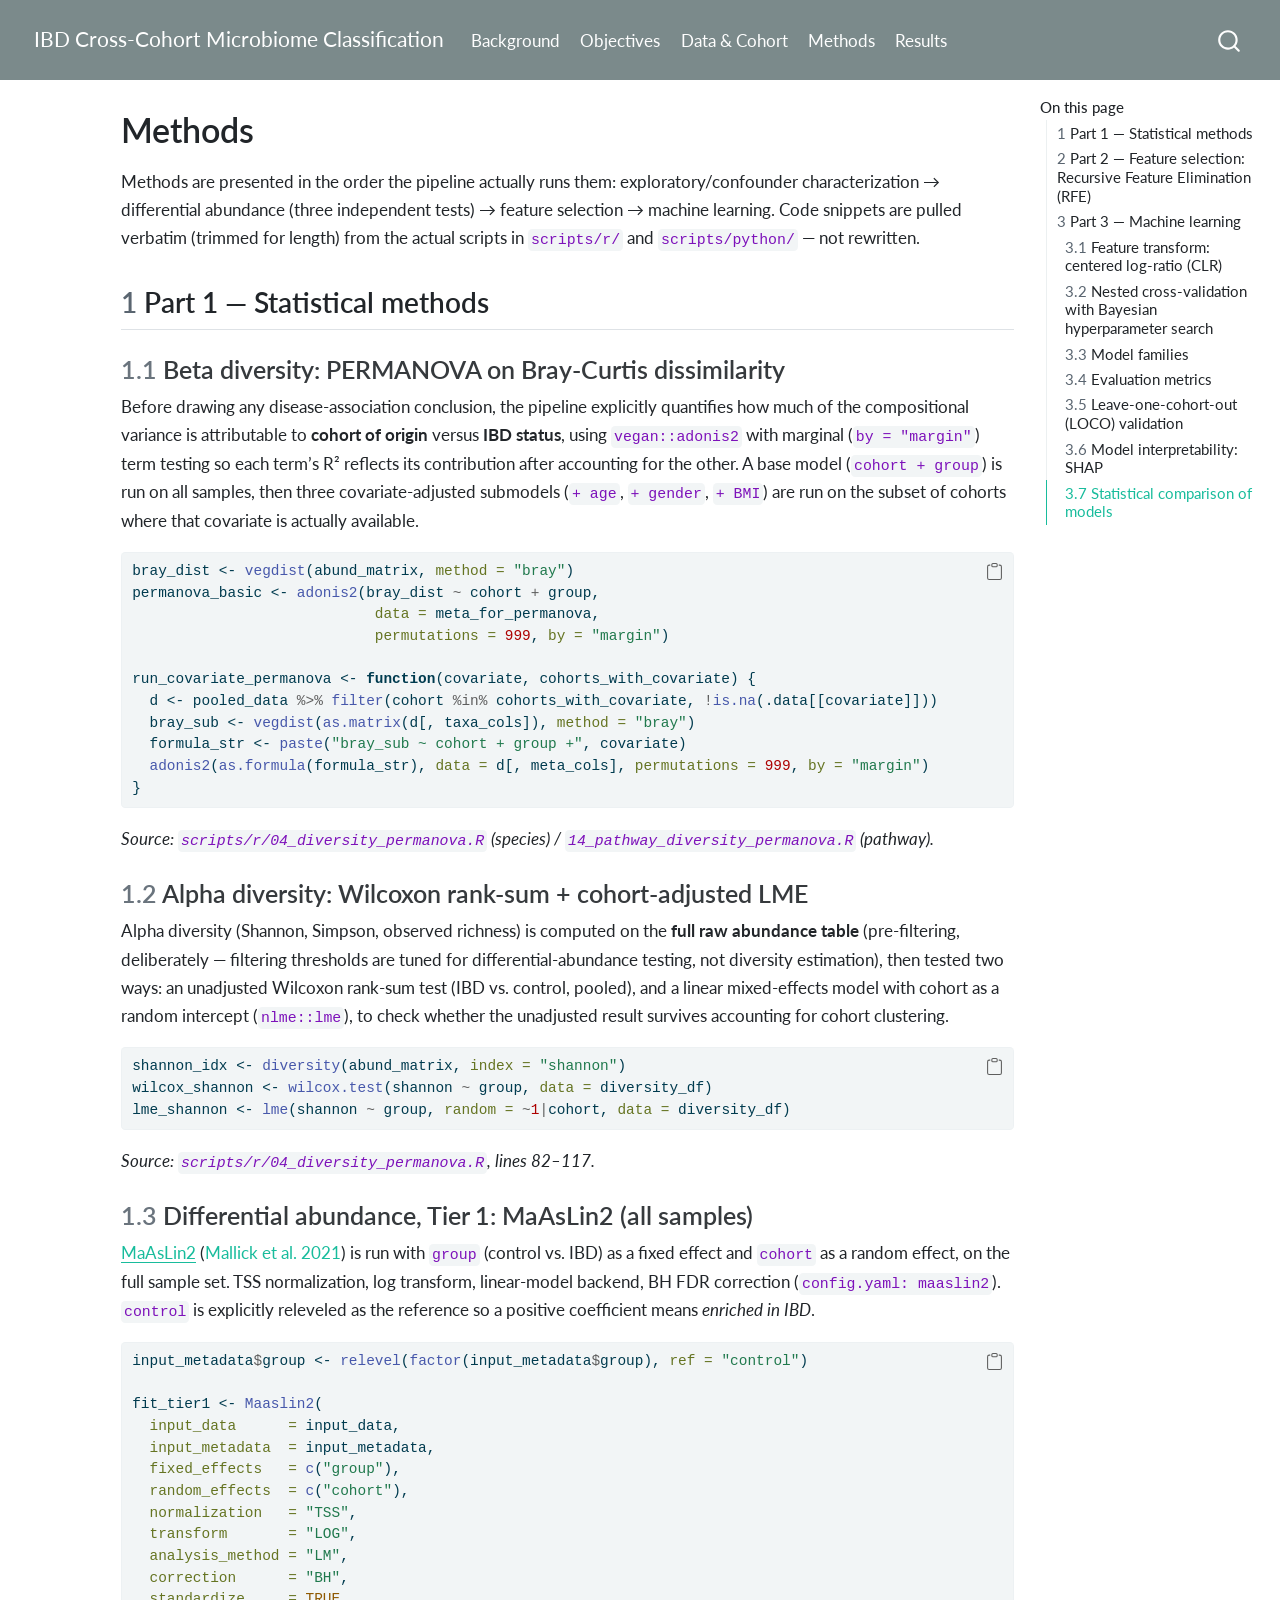
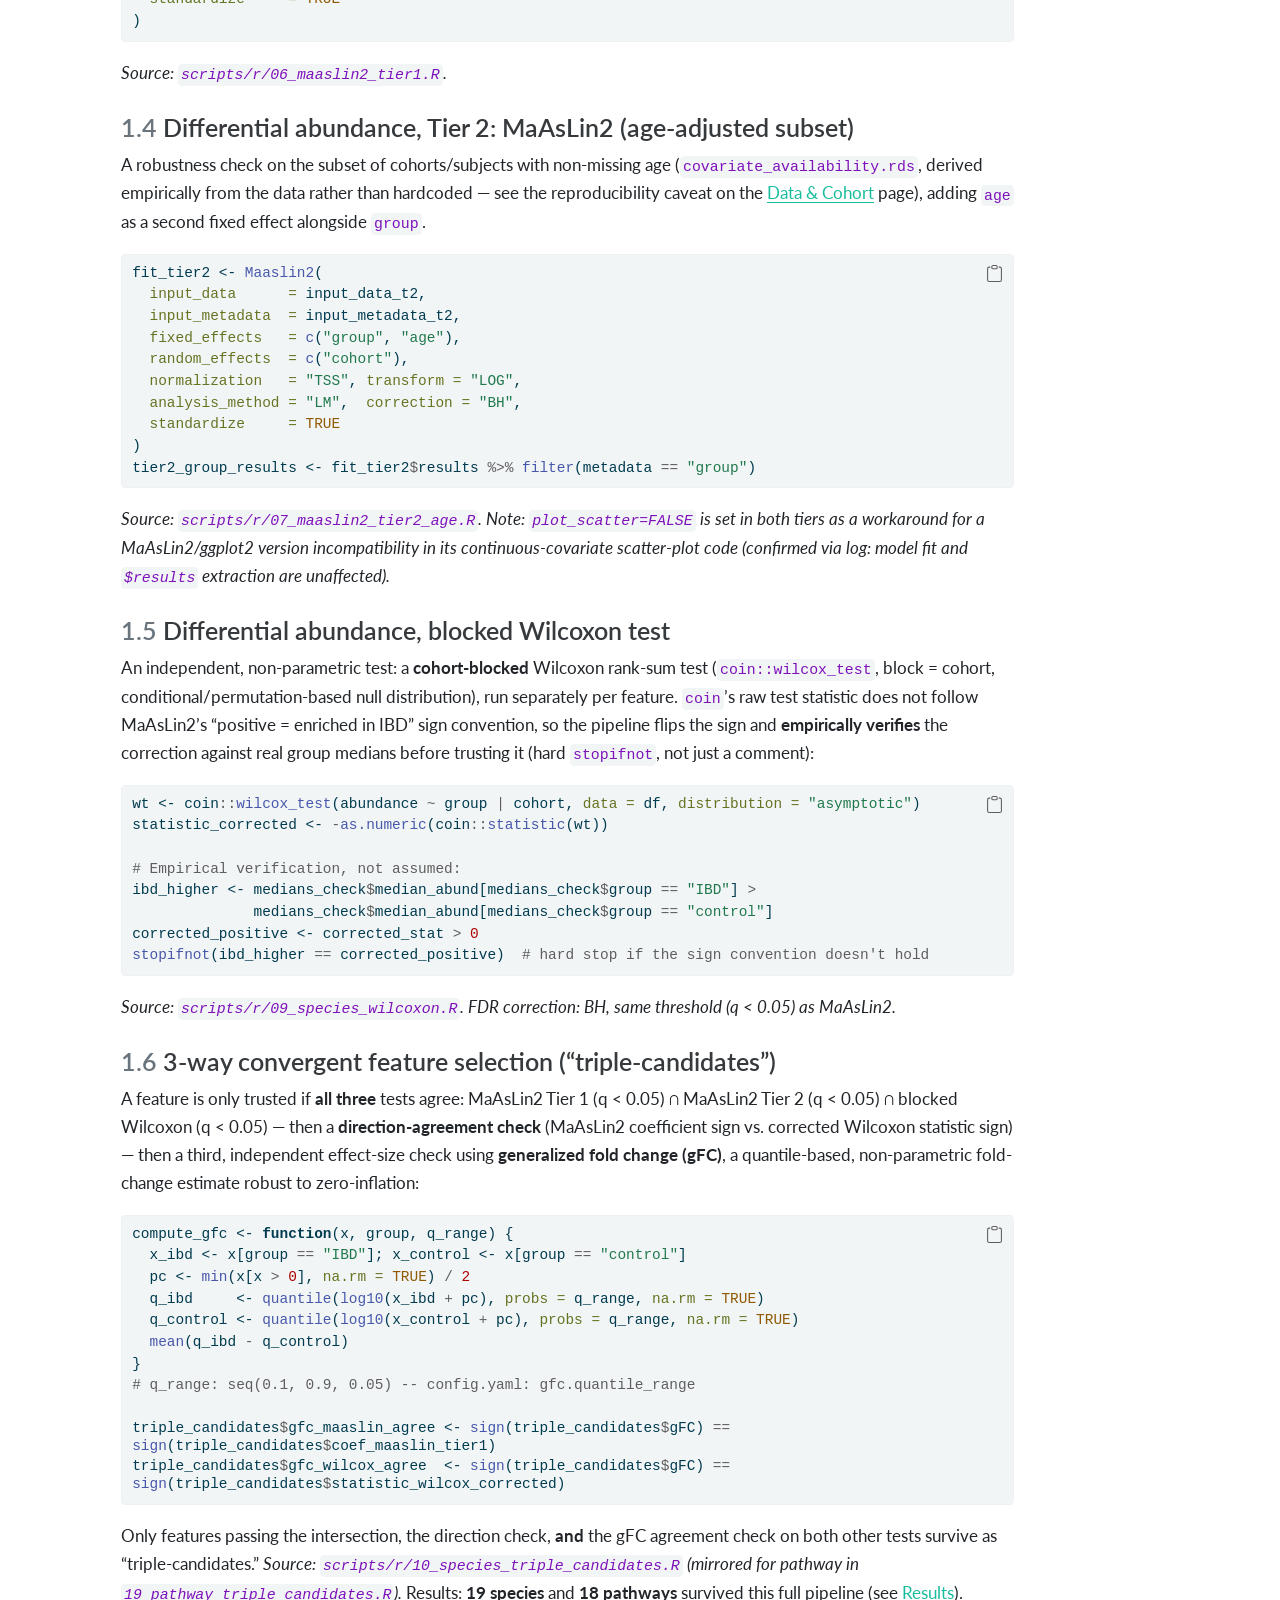
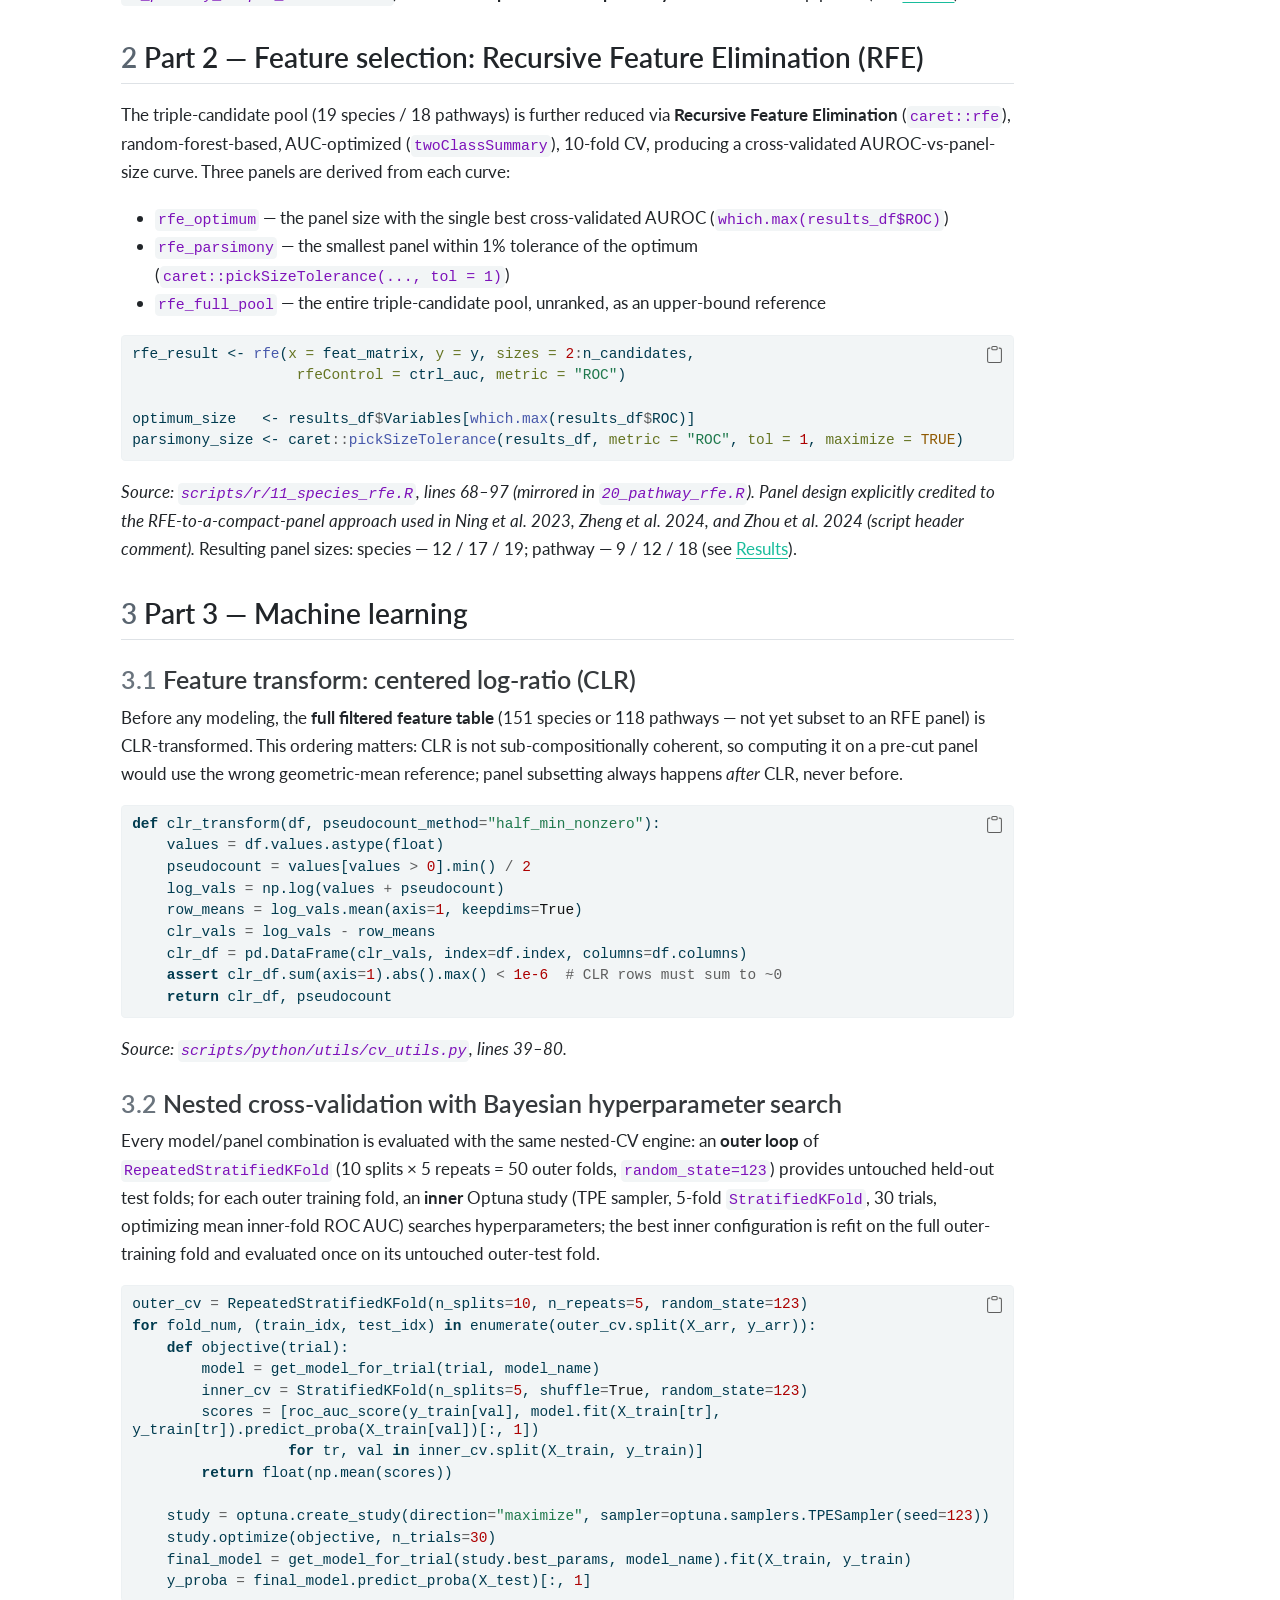
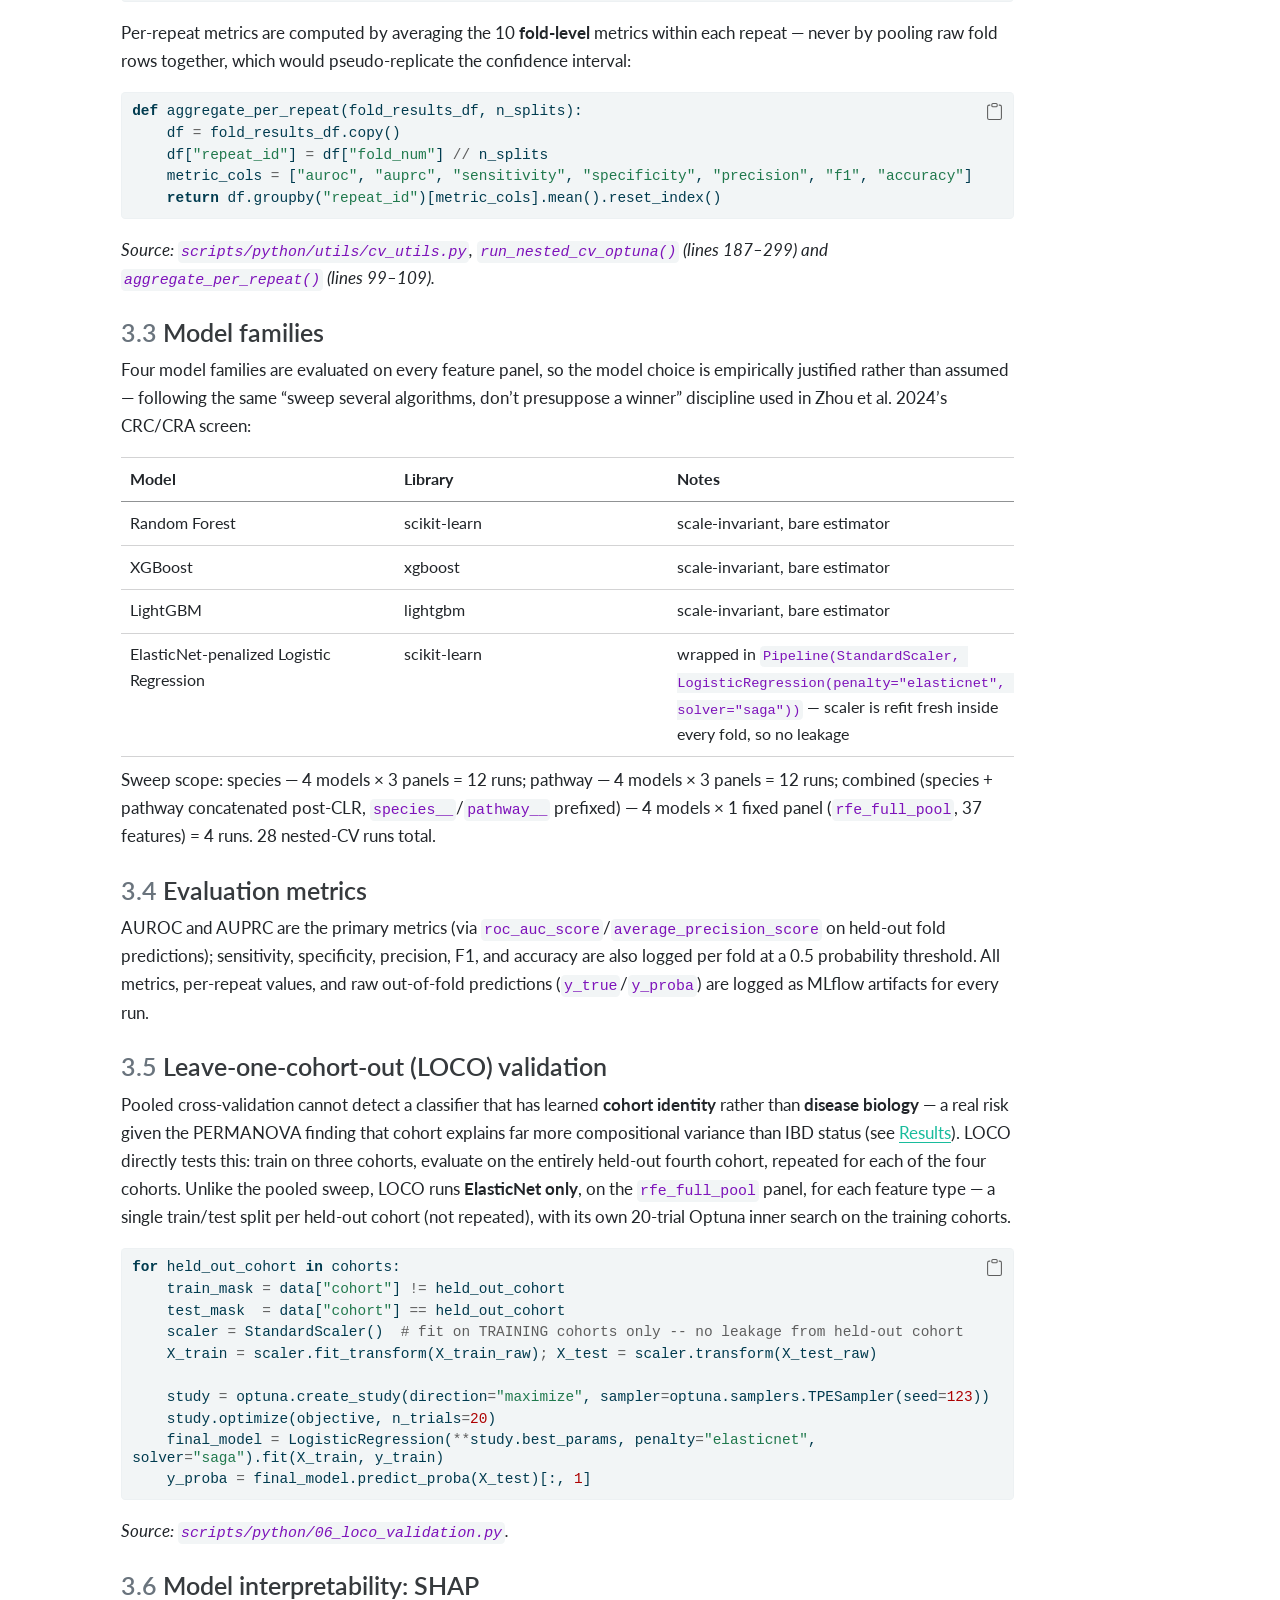
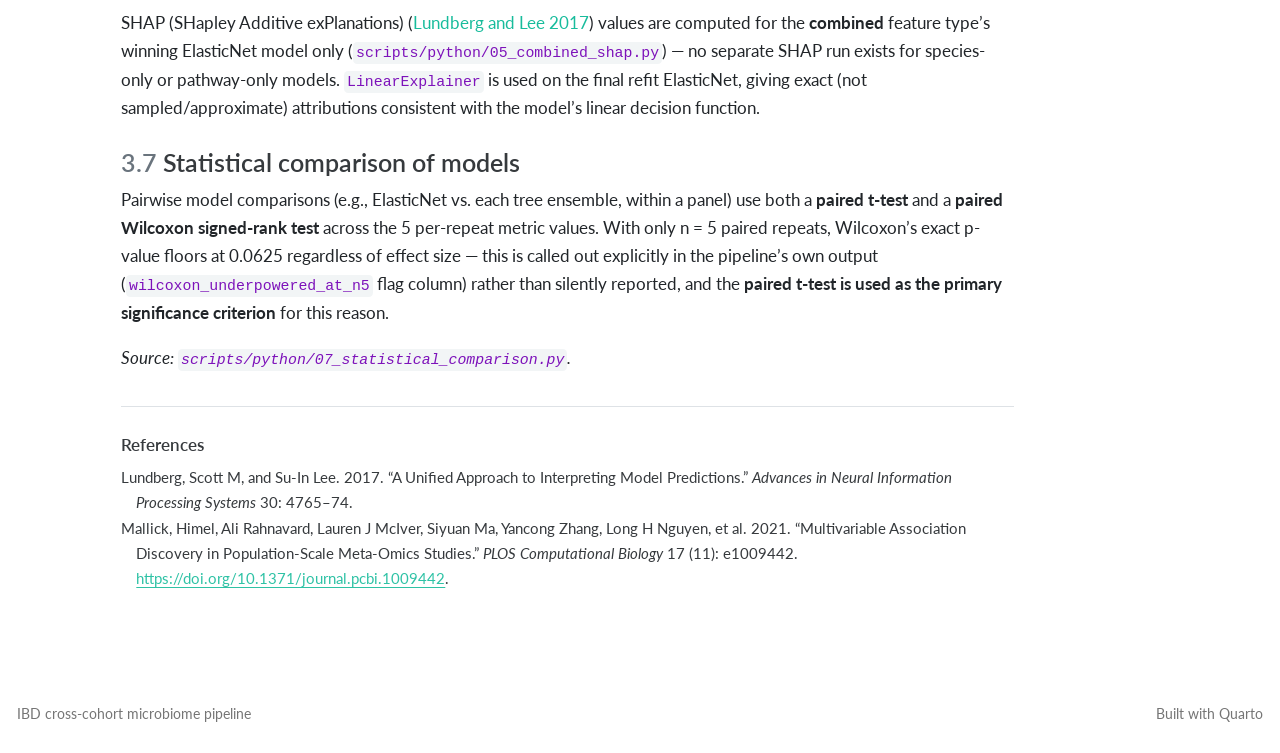
<file: methods.html>
<!DOCTYPE html>
<html xmlns="http://www.w3.org/1999/xhtml" lang="en" xml:lang="en"><head>

<meta charset="utf-8">
<meta name="generator" content="quarto-1.8.25">

<meta name="viewport" content="width=device-width, initial-scale=1.0, user-scalable=yes">


<title>Methods – IBD Cross-Cohort Microbiome Classification</title>
<style>
code{white-space: pre-wrap;}
span.smallcaps{font-variant: small-caps;}
div.columns{display: flex; gap: min(4vw, 1.5em);}
div.column{flex: auto; overflow-x: auto;}
div.hanging-indent{margin-left: 1.5em; text-indent: -1.5em;}
ul.task-list{list-style: none;}
ul.task-list li input[type="checkbox"] {
  width: 0.8em;
  margin: 0 0.8em 0.2em -1em; /* quarto-specific, see https://github.com/quarto-dev/quarto-cli/issues/4556 */ 
  vertical-align: middle;
}
/* CSS for syntax highlighting */
html { -webkit-text-size-adjust: 100%; }
pre > code.sourceCode { white-space: pre; position: relative; }
pre > code.sourceCode > span { display: inline-block; line-height: 1.25; }
pre > code.sourceCode > span:empty { height: 1.2em; }
.sourceCode { overflow: visible; }
code.sourceCode > span { color: inherit; text-decoration: inherit; }
div.sourceCode { margin: 1em 0; }
pre.sourceCode { margin: 0; }
@media screen {
div.sourceCode { overflow: auto; }
}
@media print {
pre > code.sourceCode { white-space: pre-wrap; }
pre > code.sourceCode > span { text-indent: -5em; padding-left: 5em; }
}
pre.numberSource code
  { counter-reset: source-line 0; }
pre.numberSource code > span
  { position: relative; left: -4em; counter-increment: source-line; }
pre.numberSource code > span > a:first-child::before
  { content: counter(source-line);
    position: relative; left: -1em; text-align: right; vertical-align: baseline;
    border: none; display: inline-block;
    -webkit-touch-callout: none; -webkit-user-select: none;
    -khtml-user-select: none; -moz-user-select: none;
    -ms-user-select: none; user-select: none;
    padding: 0 4px; width: 4em;
  }
pre.numberSource { margin-left: 3em;  padding-left: 4px; }
div.sourceCode
  {   }
@media screen {
pre > code.sourceCode > span > a:first-child::before { text-decoration: underline; }
}
/* CSS for citations */
div.csl-bib-body { }
div.csl-entry {
  clear: both;
  margin-bottom: 0em;
}
.hanging-indent div.csl-entry {
  margin-left:2em;
  text-indent:-2em;
}
div.csl-left-margin {
  min-width:2em;
  float:left;
}
div.csl-right-inline {
  margin-left:2em;
  padding-left:1em;
}
div.csl-indent {
  margin-left: 2em;
}</style>


<script src="site_libs/quarto-nav/quarto-nav.js"></script>
<script src="site_libs/quarto-nav/headroom.min.js"></script>
<script src="site_libs/clipboard/clipboard.min.js"></script>
<script src="site_libs/quarto-search/autocomplete.umd.js"></script>
<script src="site_libs/quarto-search/fuse.min.js"></script>
<script src="site_libs/quarto-search/quarto-search.js"></script>
<meta name="quarto:offset" content="./">
<script src="site_libs/quarto-html/quarto.js" type="module"></script>
<script src="site_libs/quarto-html/tabsets/tabsets.js" type="module"></script>
<script src="site_libs/quarto-html/axe/axe-check.js" type="module"></script>
<script src="site_libs/quarto-html/popper.min.js"></script>
<script src="site_libs/quarto-html/tippy.umd.min.js"></script>
<script src="site_libs/quarto-html/anchor.min.js"></script>
<link href="site_libs/quarto-html/tippy.css" rel="stylesheet">
<link href="site_libs/quarto-html/quarto-syntax-highlighting-7b89279ff1a6dce999919e0e67d4d9ec.css" rel="stylesheet" id="quarto-text-highlighting-styles">
<script src="site_libs/bootstrap/bootstrap.min.js"></script>
<link href="site_libs/bootstrap/bootstrap-icons.css" rel="stylesheet">
<link href="site_libs/bootstrap/bootstrap-27e1aa2dab5d6404f55602c9c9ab0aa1.min.css" rel="stylesheet" append-hash="true" id="quarto-bootstrap" data-mode="light">
<script id="quarto-search-options" type="application/json">{
  "location": "navbar",
  "copy-button": false,
  "collapse-after": 3,
  "panel-placement": "end",
  "type": "overlay",
  "limit": 50,
  "keyboard-shortcut": [
    "f",
    "/",
    "s"
  ],
  "show-item-context": false,
  "language": {
    "search-no-results-text": "No results",
    "search-matching-documents-text": "matching documents",
    "search-copy-link-title": "Copy link to search",
    "search-hide-matches-text": "Hide additional matches",
    "search-more-match-text": "more match in this document",
    "search-more-matches-text": "more matches in this document",
    "search-clear-button-title": "Clear",
    "search-text-placeholder": "",
    "search-detached-cancel-button-title": "Cancel",
    "search-submit-button-title": "Submit",
    "search-label": "Search"
  }
}</script>


<link rel="stylesheet" href="styles.css">
</head>

<body class="nav-fixed quarto-light">

<div id="quarto-search-results"></div>
  <header id="quarto-header" class="headroom fixed-top">
    <nav class="navbar navbar-expand-lg " data-bs-theme="dark">
      <div class="navbar-container container-fluid">
      <div class="navbar-brand-container mx-auto">
    <a href="./index.html" class="navbar-brand navbar-brand-logo">
    </a>
    <a class="navbar-brand" href="./index.html">
    <span class="navbar-title">IBD Cross-Cohort Microbiome Classification</span>
    </a>
  </div>
            <div id="quarto-search" class="" title="Search"></div>
          <button class="navbar-toggler" type="button" data-bs-toggle="collapse" data-bs-target="#navbarCollapse" aria-controls="navbarCollapse" role="menu" aria-expanded="false" aria-label="Toggle navigation" onclick="if (window.quartoToggleHeadroom) { window.quartoToggleHeadroom(); }">
  <span class="navbar-toggler-icon"></span>
</button>
          <div class="collapse navbar-collapse" id="navbarCollapse">
            <ul class="navbar-nav navbar-nav-scroll me-auto">
  <li class="nav-item">
    <a class="nav-link" href="./index.html"> 
<span class="menu-text">Background</span></a>
  </li>  
  <li class="nav-item">
    <a class="nav-link" href="./objectives.html"> 
<span class="menu-text">Objectives</span></a>
  </li>  
  <li class="nav-item">
    <a class="nav-link" href="./data-methods.html"> 
<span class="menu-text">Data &amp; Cohort</span></a>
  </li>  
  <li class="nav-item">
    <a class="nav-link active" href="./methods.html" aria-current="page"> 
<span class="menu-text">Methods</span></a>
  </li>  
  <li class="nav-item">
    <a class="nav-link" href="./results.html"> 
<span class="menu-text">Results</span></a>
  </li>  
</ul>
          </div> <!-- /navcollapse -->
            <div class="quarto-navbar-tools">
</div>
      </div> <!-- /container-fluid -->
    </nav>
</header>
<!-- content -->
<div id="quarto-content" class="quarto-container page-columns page-rows-contents page-layout-article page-navbar">
<!-- sidebar -->
<!-- margin-sidebar -->
    <div id="quarto-margin-sidebar" class="sidebar margin-sidebar">
        <nav id="TOC" role="doc-toc" class="toc-active">
    <h2 id="toc-title">On this page</h2>
   
  <ul>
  <li><a href="#part-1-statistical-methods" id="toc-part-1-statistical-methods" class="nav-link active" data-scroll-target="#part-1-statistical-methods"><span class="header-section-number">1</span> Part 1 — Statistical methods</a>
  <ul class="collapse">
  <li><a href="#beta-diversity-permanova-on-bray-curtis-dissimilarity" id="toc-beta-diversity-permanova-on-bray-curtis-dissimilarity" class="nav-link" data-scroll-target="#beta-diversity-permanova-on-bray-curtis-dissimilarity"><span class="header-section-number">1.1</span> Beta diversity: PERMANOVA on Bray-Curtis dissimilarity</a></li>
  <li><a href="#alpha-diversity-wilcoxon-rank-sum-cohort-adjusted-lme" id="toc-alpha-diversity-wilcoxon-rank-sum-cohort-adjusted-lme" class="nav-link" data-scroll-target="#alpha-diversity-wilcoxon-rank-sum-cohort-adjusted-lme"><span class="header-section-number">1.2</span> Alpha diversity: Wilcoxon rank-sum + cohort-adjusted LME</a></li>
  <li><a href="#differential-abundance-tier-1-maaslin2-all-samples" id="toc-differential-abundance-tier-1-maaslin2-all-samples" class="nav-link" data-scroll-target="#differential-abundance-tier-1-maaslin2-all-samples"><span class="header-section-number">1.3</span> Differential abundance, Tier 1: MaAsLin2 (all samples)</a></li>
  <li><a href="#differential-abundance-tier-2-maaslin2-age-adjusted-subset" id="toc-differential-abundance-tier-2-maaslin2-age-adjusted-subset" class="nav-link" data-scroll-target="#differential-abundance-tier-2-maaslin2-age-adjusted-subset"><span class="header-section-number">1.4</span> Differential abundance, Tier 2: MaAsLin2 (age-adjusted subset)</a></li>
  <li><a href="#differential-abundance-blocked-wilcoxon-test" id="toc-differential-abundance-blocked-wilcoxon-test" class="nav-link" data-scroll-target="#differential-abundance-blocked-wilcoxon-test"><span class="header-section-number">1.5</span> Differential abundance, blocked Wilcoxon test</a></li>
  <li><a href="#way-convergent-feature-selection-triple-candidates" id="toc-way-convergent-feature-selection-triple-candidates" class="nav-link" data-scroll-target="#way-convergent-feature-selection-triple-candidates"><span class="header-section-number">1.6</span> 3-way convergent feature selection (“triple-candidates”)</a></li>
  </ul></li>
  <li><a href="#part-2-feature-selection-recursive-feature-elimination-rfe" id="toc-part-2-feature-selection-recursive-feature-elimination-rfe" class="nav-link" data-scroll-target="#part-2-feature-selection-recursive-feature-elimination-rfe"><span class="header-section-number">2</span> Part 2 — Feature selection: Recursive Feature Elimination (RFE)</a></li>
  <li><a href="#part-3-machine-learning" id="toc-part-3-machine-learning" class="nav-link" data-scroll-target="#part-3-machine-learning"><span class="header-section-number">3</span> Part 3 — Machine learning</a>
  <ul class="collapse">
  <li><a href="#feature-transform-centered-log-ratio-clr" id="toc-feature-transform-centered-log-ratio-clr" class="nav-link" data-scroll-target="#feature-transform-centered-log-ratio-clr"><span class="header-section-number">3.1</span> Feature transform: centered log-ratio (CLR)</a></li>
  <li><a href="#nested-cross-validation-with-bayesian-hyperparameter-search" id="toc-nested-cross-validation-with-bayesian-hyperparameter-search" class="nav-link" data-scroll-target="#nested-cross-validation-with-bayesian-hyperparameter-search"><span class="header-section-number">3.2</span> Nested cross-validation with Bayesian hyperparameter search</a></li>
  <li><a href="#model-families" id="toc-model-families" class="nav-link" data-scroll-target="#model-families"><span class="header-section-number">3.3</span> Model families</a></li>
  <li><a href="#evaluation-metrics" id="toc-evaluation-metrics" class="nav-link" data-scroll-target="#evaluation-metrics"><span class="header-section-number">3.4</span> Evaluation metrics</a></li>
  <li><a href="#leave-one-cohort-out-loco-validation" id="toc-leave-one-cohort-out-loco-validation" class="nav-link" data-scroll-target="#leave-one-cohort-out-loco-validation"><span class="header-section-number">3.5</span> Leave-one-cohort-out (LOCO) validation</a></li>
  <li><a href="#model-interpretability-shap" id="toc-model-interpretability-shap" class="nav-link" data-scroll-target="#model-interpretability-shap"><span class="header-section-number">3.6</span> Model interpretability: SHAP</a></li>
  <li><a href="#statistical-comparison-of-models" id="toc-statistical-comparison-of-models" class="nav-link" data-scroll-target="#statistical-comparison-of-models"><span class="header-section-number">3.7</span> Statistical comparison of models</a></li>
  </ul></li>
  </ul>
</nav>
    </div>
<!-- main -->
<main class="content" id="quarto-document-content">

<header id="title-block-header" class="quarto-title-block default">
<div class="quarto-title">
<h1 class="title">Methods</h1>
</div>



<div class="quarto-title-meta">

    
  
    
  </div>
  


</header>


<p>Methods are presented in the order the pipeline actually runs them: exploratory/confounder characterization → differential abundance (three independent tests) → feature selection → machine learning. Code snippets are pulled verbatim (trimmed for length) from the actual scripts in <code>scripts/r/</code> and <code>scripts/python/</code> — not rewritten.</p>
<section id="part-1-statistical-methods" class="level2" data-number="1">
<h2 data-number="1" class="anchored" data-anchor-id="part-1-statistical-methods"><span class="header-section-number">1</span> Part 1 — Statistical methods</h2>
<section id="beta-diversity-permanova-on-bray-curtis-dissimilarity" class="level3" data-number="1.1">
<h3 data-number="1.1" class="anchored" data-anchor-id="beta-diversity-permanova-on-bray-curtis-dissimilarity"><span class="header-section-number">1.1</span> Beta diversity: PERMANOVA on Bray-Curtis dissimilarity</h3>
<p>Before drawing any disease-association conclusion, the pipeline explicitly quantifies how much of the compositional variance is attributable to <strong>cohort of origin</strong> versus <strong>IBD status</strong>, using <code>vegan::adonis2</code> with marginal (<code>by = "margin"</code>) term testing so each term’s R² reflects its contribution after accounting for the other. A base model (<code>cohort + group</code>) is run on all samples, then three covariate-adjusted submodels (<code>+ age</code>, <code>+ gender</code>, <code>+ BMI</code>) are run on the subset of cohorts where that covariate is actually available.</p>
<div class="code-copy-outer-scaffold"><div class="sourceCode" id="cb1"><pre class="sourceCode r code-with-copy"><code class="sourceCode r"><span id="cb1-1"><a href="#cb1-1" aria-hidden="true" tabindex="-1"></a>bray_dist <span class="ot">&lt;-</span> <span class="fu">vegdist</span>(abund_matrix, <span class="at">method =</span> <span class="st">"bray"</span>)</span>
<span id="cb1-2"><a href="#cb1-2" aria-hidden="true" tabindex="-1"></a>permanova_basic <span class="ot">&lt;-</span> <span class="fu">adonis2</span>(bray_dist <span class="sc">~</span> cohort <span class="sc">+</span> group,</span>
<span id="cb1-3"><a href="#cb1-3" aria-hidden="true" tabindex="-1"></a>                            <span class="at">data =</span> meta_for_permanova,</span>
<span id="cb1-4"><a href="#cb1-4" aria-hidden="true" tabindex="-1"></a>                            <span class="at">permutations =</span> <span class="dv">999</span>, <span class="at">by =</span> <span class="st">"margin"</span>)</span>
<span id="cb1-5"><a href="#cb1-5" aria-hidden="true" tabindex="-1"></a></span>
<span id="cb1-6"><a href="#cb1-6" aria-hidden="true" tabindex="-1"></a>run_covariate_permanova <span class="ot">&lt;-</span> <span class="cf">function</span>(covariate, cohorts_with_covariate) {</span>
<span id="cb1-7"><a href="#cb1-7" aria-hidden="true" tabindex="-1"></a>  d <span class="ot">&lt;-</span> pooled_data <span class="sc">%&gt;%</span> <span class="fu">filter</span>(cohort <span class="sc">%in%</span> cohorts_with_covariate, <span class="sc">!</span><span class="fu">is.na</span>(.data[[covariate]]))</span>
<span id="cb1-8"><a href="#cb1-8" aria-hidden="true" tabindex="-1"></a>  bray_sub <span class="ot">&lt;-</span> <span class="fu">vegdist</span>(<span class="fu">as.matrix</span>(d[, taxa_cols]), <span class="at">method =</span> <span class="st">"bray"</span>)</span>
<span id="cb1-9"><a href="#cb1-9" aria-hidden="true" tabindex="-1"></a>  formula_str <span class="ot">&lt;-</span> <span class="fu">paste</span>(<span class="st">"bray_sub ~ cohort + group +"</span>, covariate)</span>
<span id="cb1-10"><a href="#cb1-10" aria-hidden="true" tabindex="-1"></a>  <span class="fu">adonis2</span>(<span class="fu">as.formula</span>(formula_str), <span class="at">data =</span> d[, meta_cols], <span class="at">permutations =</span> <span class="dv">999</span>, <span class="at">by =</span> <span class="st">"margin"</span>)</span>
<span id="cb1-11"><a href="#cb1-11" aria-hidden="true" tabindex="-1"></a>}</span></code></pre></div><button title="Copy to Clipboard" class="code-copy-button"><i class="bi"></i></button></div>
<p><em>Source: <code>scripts/r/04_diversity_permanova.R</code> (species) / <code>14_pathway_diversity_permanova.R</code> (pathway).</em></p>
</section>
<section id="alpha-diversity-wilcoxon-rank-sum-cohort-adjusted-lme" class="level3" data-number="1.2">
<h3 data-number="1.2" class="anchored" data-anchor-id="alpha-diversity-wilcoxon-rank-sum-cohort-adjusted-lme"><span class="header-section-number">1.2</span> Alpha diversity: Wilcoxon rank-sum + cohort-adjusted LME</h3>
<p>Alpha diversity (Shannon, Simpson, observed richness) is computed on the <strong>full raw abundance table</strong> (pre-filtering, deliberately — filtering thresholds are tuned for differential-abundance testing, not diversity estimation), then tested two ways: an unadjusted Wilcoxon rank-sum test (IBD vs.&nbsp;control, pooled), and a linear mixed-effects model with cohort as a random intercept (<code>nlme::lme</code>), to check whether the unadjusted result survives accounting for cohort clustering.</p>
<div class="code-copy-outer-scaffold"><div class="sourceCode" id="cb2"><pre class="sourceCode r code-with-copy"><code class="sourceCode r"><span id="cb2-1"><a href="#cb2-1" aria-hidden="true" tabindex="-1"></a>shannon_idx <span class="ot">&lt;-</span> <span class="fu">diversity</span>(abund_matrix, <span class="at">index =</span> <span class="st">"shannon"</span>)</span>
<span id="cb2-2"><a href="#cb2-2" aria-hidden="true" tabindex="-1"></a>wilcox_shannon <span class="ot">&lt;-</span> <span class="fu">wilcox.test</span>(shannon <span class="sc">~</span> group, <span class="at">data =</span> diversity_df)</span>
<span id="cb2-3"><a href="#cb2-3" aria-hidden="true" tabindex="-1"></a>lme_shannon <span class="ot">&lt;-</span> <span class="fu">lme</span>(shannon <span class="sc">~</span> group, <span class="at">random =</span> <span class="sc">~</span><span class="dv">1</span><span class="sc">|</span>cohort, <span class="at">data =</span> diversity_df)</span></code></pre></div><button title="Copy to Clipboard" class="code-copy-button"><i class="bi"></i></button></div>
<p><em>Source: <code>scripts/r/04_diversity_permanova.R</code>, lines 82–117.</em></p>
</section>
<section id="differential-abundance-tier-1-maaslin2-all-samples" class="level3" data-number="1.3">
<h3 data-number="1.3" class="anchored" data-anchor-id="differential-abundance-tier-1-maaslin2-all-samples"><span class="header-section-number">1.3</span> Differential abundance, Tier 1: MaAsLin2 (all samples)</h3>
<p><a href="https://doi.org/10.1371/journal.pcbi.1009442">MaAsLin2</a> <span class="citation" data-cites="mallick2021maaslin2">(<a href="#ref-mallick2021maaslin2" role="doc-biblioref">Mallick et al. 2021</a>)</span> is run with <code>group</code> (control vs.&nbsp;IBD) as a fixed effect and <code>cohort</code> as a random effect, on the full sample set. TSS normalization, log transform, linear-model backend, BH FDR correction (<code>config.yaml: maaslin2</code>). <code>control</code> is explicitly releveled as the reference so a positive coefficient means <em>enriched in IBD</em>.</p>
<div class="code-copy-outer-scaffold"><div class="sourceCode" id="cb3"><pre class="sourceCode r code-with-copy"><code class="sourceCode r"><span id="cb3-1"><a href="#cb3-1" aria-hidden="true" tabindex="-1"></a>input_metadata<span class="sc">$</span>group <span class="ot">&lt;-</span> <span class="fu">relevel</span>(<span class="fu">factor</span>(input_metadata<span class="sc">$</span>group), <span class="at">ref =</span> <span class="st">"control"</span>)</span>
<span id="cb3-2"><a href="#cb3-2" aria-hidden="true" tabindex="-1"></a></span>
<span id="cb3-3"><a href="#cb3-3" aria-hidden="true" tabindex="-1"></a>fit_tier1 <span class="ot">&lt;-</span> <span class="fu">Maaslin2</span>(</span>
<span id="cb3-4"><a href="#cb3-4" aria-hidden="true" tabindex="-1"></a>  <span class="at">input_data      =</span> input_data,</span>
<span id="cb3-5"><a href="#cb3-5" aria-hidden="true" tabindex="-1"></a>  <span class="at">input_metadata  =</span> input_metadata,</span>
<span id="cb3-6"><a href="#cb3-6" aria-hidden="true" tabindex="-1"></a>  <span class="at">fixed_effects   =</span> <span class="fu">c</span>(<span class="st">"group"</span>),</span>
<span id="cb3-7"><a href="#cb3-7" aria-hidden="true" tabindex="-1"></a>  <span class="at">random_effects  =</span> <span class="fu">c</span>(<span class="st">"cohort"</span>),</span>
<span id="cb3-8"><a href="#cb3-8" aria-hidden="true" tabindex="-1"></a>  <span class="at">normalization   =</span> <span class="st">"TSS"</span>,</span>
<span id="cb3-9"><a href="#cb3-9" aria-hidden="true" tabindex="-1"></a>  <span class="at">transform       =</span> <span class="st">"LOG"</span>,</span>
<span id="cb3-10"><a href="#cb3-10" aria-hidden="true" tabindex="-1"></a>  <span class="at">analysis_method =</span> <span class="st">"LM"</span>,</span>
<span id="cb3-11"><a href="#cb3-11" aria-hidden="true" tabindex="-1"></a>  <span class="at">correction      =</span> <span class="st">"BH"</span>,</span>
<span id="cb3-12"><a href="#cb3-12" aria-hidden="true" tabindex="-1"></a>  <span class="at">standardize     =</span> <span class="cn">TRUE</span></span>
<span id="cb3-13"><a href="#cb3-13" aria-hidden="true" tabindex="-1"></a>)</span></code></pre></div><button title="Copy to Clipboard" class="code-copy-button"><i class="bi"></i></button></div>
<p><em>Source: <code>scripts/r/06_maaslin2_tier1.R</code>.</em></p>
</section>
<section id="differential-abundance-tier-2-maaslin2-age-adjusted-subset" class="level3" data-number="1.4">
<h3 data-number="1.4" class="anchored" data-anchor-id="differential-abundance-tier-2-maaslin2-age-adjusted-subset"><span class="header-section-number">1.4</span> Differential abundance, Tier 2: MaAsLin2 (age-adjusted subset)</h3>
<p>A robustness check on the subset of cohorts/subjects with non-missing age (<code>covariate_availability.rds</code>, derived empirically from the data rather than hardcoded — see the reproducibility caveat on the <a href="./data-methods.html">Data &amp; Cohort</a> page), adding <code>age</code> as a second fixed effect alongside <code>group</code>.</p>
<div class="code-copy-outer-scaffold"><div class="sourceCode" id="cb4"><pre class="sourceCode r code-with-copy"><code class="sourceCode r"><span id="cb4-1"><a href="#cb4-1" aria-hidden="true" tabindex="-1"></a>fit_tier2 <span class="ot">&lt;-</span> <span class="fu">Maaslin2</span>(</span>
<span id="cb4-2"><a href="#cb4-2" aria-hidden="true" tabindex="-1"></a>  <span class="at">input_data      =</span> input_data_t2,</span>
<span id="cb4-3"><a href="#cb4-3" aria-hidden="true" tabindex="-1"></a>  <span class="at">input_metadata  =</span> input_metadata_t2,</span>
<span id="cb4-4"><a href="#cb4-4" aria-hidden="true" tabindex="-1"></a>  <span class="at">fixed_effects   =</span> <span class="fu">c</span>(<span class="st">"group"</span>, <span class="st">"age"</span>),</span>
<span id="cb4-5"><a href="#cb4-5" aria-hidden="true" tabindex="-1"></a>  <span class="at">random_effects  =</span> <span class="fu">c</span>(<span class="st">"cohort"</span>),</span>
<span id="cb4-6"><a href="#cb4-6" aria-hidden="true" tabindex="-1"></a>  <span class="at">normalization   =</span> <span class="st">"TSS"</span>, <span class="at">transform =</span> <span class="st">"LOG"</span>,</span>
<span id="cb4-7"><a href="#cb4-7" aria-hidden="true" tabindex="-1"></a>  <span class="at">analysis_method =</span> <span class="st">"LM"</span>,  <span class="at">correction =</span> <span class="st">"BH"</span>,</span>
<span id="cb4-8"><a href="#cb4-8" aria-hidden="true" tabindex="-1"></a>  <span class="at">standardize     =</span> <span class="cn">TRUE</span></span>
<span id="cb4-9"><a href="#cb4-9" aria-hidden="true" tabindex="-1"></a>)</span>
<span id="cb4-10"><a href="#cb4-10" aria-hidden="true" tabindex="-1"></a>tier2_group_results <span class="ot">&lt;-</span> fit_tier2<span class="sc">$</span>results <span class="sc">%&gt;%</span> <span class="fu">filter</span>(metadata <span class="sc">==</span> <span class="st">"group"</span>)</span></code></pre></div><button title="Copy to Clipboard" class="code-copy-button"><i class="bi"></i></button></div>
<p><em>Source: <code>scripts/r/07_maaslin2_tier2_age.R</code>. Note: <code>plot_scatter=FALSE</code> is set in both tiers as a workaround for a MaAsLin2/ggplot2 version incompatibility in its continuous-covariate scatter-plot code (confirmed via log: model fit and <code>$results</code> extraction are unaffected).</em></p>
</section>
<section id="differential-abundance-blocked-wilcoxon-test" class="level3" data-number="1.5">
<h3 data-number="1.5" class="anchored" data-anchor-id="differential-abundance-blocked-wilcoxon-test"><span class="header-section-number">1.5</span> Differential abundance, blocked Wilcoxon test</h3>
<p>An independent, non-parametric test: a <strong>cohort-blocked</strong> Wilcoxon rank-sum test (<code>coin::wilcox_test</code>, block = cohort, conditional/permutation-based null distribution), run separately per feature. <code>coin</code>’s raw test statistic does not follow MaAsLin2’s “positive = enriched in IBD” sign convention, so the pipeline flips the sign and <strong>empirically verifies</strong> the correction against real group medians before trusting it (hard <code>stopifnot</code>, not just a comment):</p>
<div class="code-copy-outer-scaffold"><div class="sourceCode" id="cb5"><pre class="sourceCode r code-with-copy"><code class="sourceCode r"><span id="cb5-1"><a href="#cb5-1" aria-hidden="true" tabindex="-1"></a>wt <span class="ot">&lt;-</span> coin<span class="sc">::</span><span class="fu">wilcox_test</span>(abundance <span class="sc">~</span> group <span class="sc">|</span> cohort, <span class="at">data =</span> df, <span class="at">distribution =</span> <span class="st">"asymptotic"</span>)</span>
<span id="cb5-2"><a href="#cb5-2" aria-hidden="true" tabindex="-1"></a>statistic_corrected <span class="ot">&lt;-</span> <span class="sc">-</span><span class="fu">as.numeric</span>(coin<span class="sc">::</span><span class="fu">statistic</span>(wt))</span>
<span id="cb5-3"><a href="#cb5-3" aria-hidden="true" tabindex="-1"></a></span>
<span id="cb5-4"><a href="#cb5-4" aria-hidden="true" tabindex="-1"></a><span class="co"># Empirical verification, not assumed:</span></span>
<span id="cb5-5"><a href="#cb5-5" aria-hidden="true" tabindex="-1"></a>ibd_higher <span class="ot">&lt;-</span> medians_check<span class="sc">$</span>median_abund[medians_check<span class="sc">$</span>group <span class="sc">==</span> <span class="st">"IBD"</span>] <span class="sc">&gt;</span></span>
<span id="cb5-6"><a href="#cb5-6" aria-hidden="true" tabindex="-1"></a>              medians_check<span class="sc">$</span>median_abund[medians_check<span class="sc">$</span>group <span class="sc">==</span> <span class="st">"control"</span>]</span>
<span id="cb5-7"><a href="#cb5-7" aria-hidden="true" tabindex="-1"></a>corrected_positive <span class="ot">&lt;-</span> corrected_stat <span class="sc">&gt;</span> <span class="dv">0</span></span>
<span id="cb5-8"><a href="#cb5-8" aria-hidden="true" tabindex="-1"></a><span class="fu">stopifnot</span>(ibd_higher <span class="sc">==</span> corrected_positive)  <span class="co"># hard stop if the sign convention doesn't hold</span></span></code></pre></div><button title="Copy to Clipboard" class="code-copy-button"><i class="bi"></i></button></div>
<p><em>Source: <code>scripts/r/09_species_wilcoxon.R</code>. FDR correction: BH, same threshold (q &lt; 0.05) as MaAsLin2.</em></p>
</section>
<section id="way-convergent-feature-selection-triple-candidates" class="level3" data-number="1.6">
<h3 data-number="1.6" class="anchored" data-anchor-id="way-convergent-feature-selection-triple-candidates"><span class="header-section-number">1.6</span> 3-way convergent feature selection (“triple-candidates”)</h3>
<p>A feature is only trusted if <strong>all three</strong> tests agree: MaAsLin2 Tier 1 (q &lt; 0.05) ∩ MaAsLin2 Tier 2 (q &lt; 0.05) ∩ blocked Wilcoxon (q &lt; 0.05) — then a <strong>direction-agreement check</strong> (MaAsLin2 coefficient sign vs.&nbsp;corrected Wilcoxon statistic sign) — then a third, independent effect-size check using <strong>generalized fold change (gFC)</strong>, a quantile-based, non-parametric fold-change estimate robust to zero-inflation:</p>
<div class="code-copy-outer-scaffold"><div class="sourceCode" id="cb6"><pre class="sourceCode r code-with-copy"><code class="sourceCode r"><span id="cb6-1"><a href="#cb6-1" aria-hidden="true" tabindex="-1"></a>compute_gfc <span class="ot">&lt;-</span> <span class="cf">function</span>(x, group, q_range) {</span>
<span id="cb6-2"><a href="#cb6-2" aria-hidden="true" tabindex="-1"></a>  x_ibd <span class="ot">&lt;-</span> x[group <span class="sc">==</span> <span class="st">"IBD"</span>]; x_control <span class="ot">&lt;-</span> x[group <span class="sc">==</span> <span class="st">"control"</span>]</span>
<span id="cb6-3"><a href="#cb6-3" aria-hidden="true" tabindex="-1"></a>  pc <span class="ot">&lt;-</span> <span class="fu">min</span>(x[x <span class="sc">&gt;</span> <span class="dv">0</span>], <span class="at">na.rm =</span> <span class="cn">TRUE</span>) <span class="sc">/</span> <span class="dv">2</span></span>
<span id="cb6-4"><a href="#cb6-4" aria-hidden="true" tabindex="-1"></a>  q_ibd     <span class="ot">&lt;-</span> <span class="fu">quantile</span>(<span class="fu">log10</span>(x_ibd <span class="sc">+</span> pc), <span class="at">probs =</span> q_range, <span class="at">na.rm =</span> <span class="cn">TRUE</span>)</span>
<span id="cb6-5"><a href="#cb6-5" aria-hidden="true" tabindex="-1"></a>  q_control <span class="ot">&lt;-</span> <span class="fu">quantile</span>(<span class="fu">log10</span>(x_control <span class="sc">+</span> pc), <span class="at">probs =</span> q_range, <span class="at">na.rm =</span> <span class="cn">TRUE</span>)</span>
<span id="cb6-6"><a href="#cb6-6" aria-hidden="true" tabindex="-1"></a>  <span class="fu">mean</span>(q_ibd <span class="sc">-</span> q_control)</span>
<span id="cb6-7"><a href="#cb6-7" aria-hidden="true" tabindex="-1"></a>}</span>
<span id="cb6-8"><a href="#cb6-8" aria-hidden="true" tabindex="-1"></a><span class="co"># q_range: seq(0.1, 0.9, 0.05) -- config.yaml: gfc.quantile_range</span></span>
<span id="cb6-9"><a href="#cb6-9" aria-hidden="true" tabindex="-1"></a></span>
<span id="cb6-10"><a href="#cb6-10" aria-hidden="true" tabindex="-1"></a>triple_candidates<span class="sc">$</span>gfc_maaslin_agree <span class="ot">&lt;-</span> <span class="fu">sign</span>(triple_candidates<span class="sc">$</span>gFC) <span class="sc">==</span> <span class="fu">sign</span>(triple_candidates<span class="sc">$</span>coef_maaslin_tier1)</span>
<span id="cb6-11"><a href="#cb6-11" aria-hidden="true" tabindex="-1"></a>triple_candidates<span class="sc">$</span>gfc_wilcox_agree  <span class="ot">&lt;-</span> <span class="fu">sign</span>(triple_candidates<span class="sc">$</span>gFC) <span class="sc">==</span> <span class="fu">sign</span>(triple_candidates<span class="sc">$</span>statistic_wilcox_corrected)</span></code></pre></div><button title="Copy to Clipboard" class="code-copy-button"><i class="bi"></i></button></div>
<p>Only features passing the intersection, the direction check, <strong>and</strong> the gFC agreement check on both other tests survive as “triple-candidates.” <em>Source: <code>scripts/r/10_species_triple_candidates.R</code> (mirrored for pathway in <code>19_pathway_triple_candidates.R</code>).</em> Results: <strong>19 species</strong> and <strong>18 pathways</strong> survived this full pipeline (see <a href="./results.html">Results</a>).</p>
</section>
</section>
<section id="part-2-feature-selection-recursive-feature-elimination-rfe" class="level2" data-number="2">
<h2 data-number="2" class="anchored" data-anchor-id="part-2-feature-selection-recursive-feature-elimination-rfe"><span class="header-section-number">2</span> Part 2 — Feature selection: Recursive Feature Elimination (RFE)</h2>
<p>The triple-candidate pool (19 species / 18 pathways) is further reduced via <strong>Recursive Feature Elimination</strong> (<code>caret::rfe</code>), random-forest-based, AUC-optimized (<code>twoClassSummary</code>), 10-fold CV, producing a cross-validated AUROC-vs-panel-size curve. Three panels are derived from each curve:</p>
<ul>
<li><strong><code>rfe_optimum</code></strong> — the panel size with the single best cross-validated AUROC (<code>which.max(results_df$ROC)</code>)</li>
<li><strong><code>rfe_parsimony</code></strong> — the smallest panel within 1% tolerance of the optimum (<code>caret::pickSizeTolerance(..., tol = 1)</code>)</li>
<li><strong><code>rfe_full_pool</code></strong> — the entire triple-candidate pool, unranked, as an upper-bound reference</li>
</ul>
<div class="code-copy-outer-scaffold"><div class="sourceCode" id="cb7"><pre class="sourceCode r code-with-copy"><code class="sourceCode r"><span id="cb7-1"><a href="#cb7-1" aria-hidden="true" tabindex="-1"></a>rfe_result <span class="ot">&lt;-</span> <span class="fu">rfe</span>(<span class="at">x =</span> feat_matrix, <span class="at">y =</span> y, <span class="at">sizes =</span> <span class="dv">2</span><span class="sc">:</span>n_candidates,</span>
<span id="cb7-2"><a href="#cb7-2" aria-hidden="true" tabindex="-1"></a>                   <span class="at">rfeControl =</span> ctrl_auc, <span class="at">metric =</span> <span class="st">"ROC"</span>)</span>
<span id="cb7-3"><a href="#cb7-3" aria-hidden="true" tabindex="-1"></a></span>
<span id="cb7-4"><a href="#cb7-4" aria-hidden="true" tabindex="-1"></a>optimum_size   <span class="ot">&lt;-</span> results_df<span class="sc">$</span>Variables[<span class="fu">which.max</span>(results_df<span class="sc">$</span>ROC)]</span>
<span id="cb7-5"><a href="#cb7-5" aria-hidden="true" tabindex="-1"></a>parsimony_size <span class="ot">&lt;-</span> caret<span class="sc">::</span><span class="fu">pickSizeTolerance</span>(results_df, <span class="at">metric =</span> <span class="st">"ROC"</span>, <span class="at">tol =</span> <span class="dv">1</span>, <span class="at">maximize =</span> <span class="cn">TRUE</span>)</span></code></pre></div><button title="Copy to Clipboard" class="code-copy-button"><i class="bi"></i></button></div>
<p><em>Source: <code>scripts/r/11_species_rfe.R</code>, lines 68–97 (mirrored in <code>20_pathway_rfe.R</code>). Panel design explicitly credited to the RFE-to-a-compact-panel approach used in Ning et al.&nbsp;2023, Zheng et al.&nbsp;2024, and Zhou et al.&nbsp;2024 (script header comment).</em> Resulting panel sizes: species — 12 / 17 / 19; pathway — 9 / 12 / 18 (see <a href="./results.html">Results</a>).</p>
</section>
<section id="part-3-machine-learning" class="level2" data-number="3">
<h2 data-number="3" class="anchored" data-anchor-id="part-3-machine-learning"><span class="header-section-number">3</span> Part 3 — Machine learning</h2>
<section id="feature-transform-centered-log-ratio-clr" class="level3" data-number="3.1">
<h3 data-number="3.1" class="anchored" data-anchor-id="feature-transform-centered-log-ratio-clr"><span class="header-section-number">3.1</span> Feature transform: centered log-ratio (CLR)</h3>
<p>Before any modeling, the <strong>full filtered feature table</strong> (151 species or 118 pathways — not yet subset to an RFE panel) is CLR-transformed. This ordering matters: CLR is not sub-compositionally coherent, so computing it on a pre-cut panel would use the wrong geometric-mean reference; panel subsetting always happens <em>after</em> CLR, never before.</p>
<div class="code-copy-outer-scaffold"><div class="sourceCode" id="cb8"><pre class="sourceCode python code-with-copy"><code class="sourceCode python"><span id="cb8-1"><a href="#cb8-1" aria-hidden="true" tabindex="-1"></a><span class="kw">def</span> clr_transform(df, pseudocount_method<span class="op">=</span><span class="st">"half_min_nonzero"</span>):</span>
<span id="cb8-2"><a href="#cb8-2" aria-hidden="true" tabindex="-1"></a>    values <span class="op">=</span> df.values.astype(<span class="bu">float</span>)</span>
<span id="cb8-3"><a href="#cb8-3" aria-hidden="true" tabindex="-1"></a>    pseudocount <span class="op">=</span> values[values <span class="op">&gt;</span> <span class="dv">0</span>].<span class="bu">min</span>() <span class="op">/</span> <span class="dv">2</span></span>
<span id="cb8-4"><a href="#cb8-4" aria-hidden="true" tabindex="-1"></a>    log_vals <span class="op">=</span> np.log(values <span class="op">+</span> pseudocount)</span>
<span id="cb8-5"><a href="#cb8-5" aria-hidden="true" tabindex="-1"></a>    row_means <span class="op">=</span> log_vals.mean(axis<span class="op">=</span><span class="dv">1</span>, keepdims<span class="op">=</span><span class="va">True</span>)</span>
<span id="cb8-6"><a href="#cb8-6" aria-hidden="true" tabindex="-1"></a>    clr_vals <span class="op">=</span> log_vals <span class="op">-</span> row_means</span>
<span id="cb8-7"><a href="#cb8-7" aria-hidden="true" tabindex="-1"></a>    clr_df <span class="op">=</span> pd.DataFrame(clr_vals, index<span class="op">=</span>df.index, columns<span class="op">=</span>df.columns)</span>
<span id="cb8-8"><a href="#cb8-8" aria-hidden="true" tabindex="-1"></a>    <span class="cf">assert</span> clr_df.<span class="bu">sum</span>(axis<span class="op">=</span><span class="dv">1</span>).<span class="bu">abs</span>().<span class="bu">max</span>() <span class="op">&lt;</span> <span class="fl">1e-6</span>  <span class="co"># CLR rows must sum to ~0</span></span>
<span id="cb8-9"><a href="#cb8-9" aria-hidden="true" tabindex="-1"></a>    <span class="cf">return</span> clr_df, pseudocount</span></code></pre></div><button title="Copy to Clipboard" class="code-copy-button"><i class="bi"></i></button></div>
<p><em>Source: <code>scripts/python/utils/cv_utils.py</code>, lines 39–80.</em></p>
</section>
<section id="nested-cross-validation-with-bayesian-hyperparameter-search" class="level3" data-number="3.2">
<h3 data-number="3.2" class="anchored" data-anchor-id="nested-cross-validation-with-bayesian-hyperparameter-search"><span class="header-section-number">3.2</span> Nested cross-validation with Bayesian hyperparameter search</h3>
<p>Every model/panel combination is evaluated with the same nested-CV engine: an <strong>outer loop</strong> of <code>RepeatedStratifiedKFold</code> (10 splits × 5 repeats = 50 outer folds, <code>random_state=123</code>) provides untouched held-out test folds; for each outer training fold, an <strong>inner</strong> Optuna study (TPE sampler, 5-fold <code>StratifiedKFold</code>, 30 trials, optimizing mean inner-fold ROC AUC) searches hyperparameters; the best inner configuration is refit on the full outer-training fold and evaluated once on its untouched outer-test fold.</p>
<div class="code-copy-outer-scaffold"><div class="sourceCode" id="cb9"><pre class="sourceCode python code-with-copy"><code class="sourceCode python"><span id="cb9-1"><a href="#cb9-1" aria-hidden="true" tabindex="-1"></a>outer_cv <span class="op">=</span> RepeatedStratifiedKFold(n_splits<span class="op">=</span><span class="dv">10</span>, n_repeats<span class="op">=</span><span class="dv">5</span>, random_state<span class="op">=</span><span class="dv">123</span>)</span>
<span id="cb9-2"><a href="#cb9-2" aria-hidden="true" tabindex="-1"></a><span class="cf">for</span> fold_num, (train_idx, test_idx) <span class="kw">in</span> <span class="bu">enumerate</span>(outer_cv.split(X_arr, y_arr)):</span>
<span id="cb9-3"><a href="#cb9-3" aria-hidden="true" tabindex="-1"></a>    <span class="kw">def</span> objective(trial):</span>
<span id="cb9-4"><a href="#cb9-4" aria-hidden="true" tabindex="-1"></a>        model <span class="op">=</span> get_model_for_trial(trial, model_name)</span>
<span id="cb9-5"><a href="#cb9-5" aria-hidden="true" tabindex="-1"></a>        inner_cv <span class="op">=</span> StratifiedKFold(n_splits<span class="op">=</span><span class="dv">5</span>, shuffle<span class="op">=</span><span class="va">True</span>, random_state<span class="op">=</span><span class="dv">123</span>)</span>
<span id="cb9-6"><a href="#cb9-6" aria-hidden="true" tabindex="-1"></a>        scores <span class="op">=</span> [roc_auc_score(y_train[val], model.fit(X_train[tr], y_train[tr]).predict_proba(X_train[val])[:, <span class="dv">1</span>])</span>
<span id="cb9-7"><a href="#cb9-7" aria-hidden="true" tabindex="-1"></a>                  <span class="cf">for</span> tr, val <span class="kw">in</span> inner_cv.split(X_train, y_train)]</span>
<span id="cb9-8"><a href="#cb9-8" aria-hidden="true" tabindex="-1"></a>        <span class="cf">return</span> <span class="bu">float</span>(np.mean(scores))</span>
<span id="cb9-9"><a href="#cb9-9" aria-hidden="true" tabindex="-1"></a></span>
<span id="cb9-10"><a href="#cb9-10" aria-hidden="true" tabindex="-1"></a>    study <span class="op">=</span> optuna.create_study(direction<span class="op">=</span><span class="st">"maximize"</span>, sampler<span class="op">=</span>optuna.samplers.TPESampler(seed<span class="op">=</span><span class="dv">123</span>))</span>
<span id="cb9-11"><a href="#cb9-11" aria-hidden="true" tabindex="-1"></a>    study.optimize(objective, n_trials<span class="op">=</span><span class="dv">30</span>)</span>
<span id="cb9-12"><a href="#cb9-12" aria-hidden="true" tabindex="-1"></a>    final_model <span class="op">=</span> get_model_for_trial(study.best_params, model_name).fit(X_train, y_train)</span>
<span id="cb9-13"><a href="#cb9-13" aria-hidden="true" tabindex="-1"></a>    y_proba <span class="op">=</span> final_model.predict_proba(X_test)[:, <span class="dv">1</span>]</span></code></pre></div><button title="Copy to Clipboard" class="code-copy-button"><i class="bi"></i></button></div>
<p>Per-repeat metrics are computed by averaging the 10 <strong>fold-level</strong> metrics within each repeat — never by pooling raw fold rows together, which would pseudo-replicate the confidence interval:</p>
<div class="code-copy-outer-scaffold"><div class="sourceCode" id="cb10"><pre class="sourceCode python code-with-copy"><code class="sourceCode python"><span id="cb10-1"><a href="#cb10-1" aria-hidden="true" tabindex="-1"></a><span class="kw">def</span> aggregate_per_repeat(fold_results_df, n_splits):</span>
<span id="cb10-2"><a href="#cb10-2" aria-hidden="true" tabindex="-1"></a>    df <span class="op">=</span> fold_results_df.copy()</span>
<span id="cb10-3"><a href="#cb10-3" aria-hidden="true" tabindex="-1"></a>    df[<span class="st">"repeat_id"</span>] <span class="op">=</span> df[<span class="st">"fold_num"</span>] <span class="op">//</span> n_splits</span>
<span id="cb10-4"><a href="#cb10-4" aria-hidden="true" tabindex="-1"></a>    metric_cols <span class="op">=</span> [<span class="st">"auroc"</span>, <span class="st">"auprc"</span>, <span class="st">"sensitivity"</span>, <span class="st">"specificity"</span>, <span class="st">"precision"</span>, <span class="st">"f1"</span>, <span class="st">"accuracy"</span>]</span>
<span id="cb10-5"><a href="#cb10-5" aria-hidden="true" tabindex="-1"></a>    <span class="cf">return</span> df.groupby(<span class="st">"repeat_id"</span>)[metric_cols].mean().reset_index()</span></code></pre></div><button title="Copy to Clipboard" class="code-copy-button"><i class="bi"></i></button></div>
<p><em>Source: <code>scripts/python/utils/cv_utils.py</code>, <code>run_nested_cv_optuna()</code> (lines 187–299) and <code>aggregate_per_repeat()</code> (lines 99–109).</em></p>
</section>
<section id="model-families" class="level3" data-number="3.3">
<h3 data-number="3.3" class="anchored" data-anchor-id="model-families"><span class="header-section-number">3.3</span> Model families</h3>
<p>Four model families are evaluated on every feature panel, so the model choice is empirically justified rather than assumed — following the same “sweep several algorithms, don’t presuppose a winner” discipline used in Zhou et al.&nbsp;2024’s CRC/CRA screen:</p>
<table class="caption-top table">
<colgroup>
<col style="width: 33%">
<col style="width: 33%">
<col style="width: 33%">
</colgroup>
<thead>
<tr class="header">
<th>Model</th>
<th>Library</th>
<th>Notes</th>
</tr>
</thead>
<tbody>
<tr class="odd">
<td>Random Forest</td>
<td>scikit-learn</td>
<td>scale-invariant, bare estimator</td>
</tr>
<tr class="even">
<td>XGBoost</td>
<td>xgboost</td>
<td>scale-invariant, bare estimator</td>
</tr>
<tr class="odd">
<td>LightGBM</td>
<td>lightgbm</td>
<td>scale-invariant, bare estimator</td>
</tr>
<tr class="even">
<td>ElasticNet-penalized Logistic Regression</td>
<td>scikit-learn</td>
<td>wrapped in <code>Pipeline(StandardScaler, LogisticRegression(penalty="elasticnet", solver="saga"))</code> — scaler is refit fresh inside every fold, so no leakage</td>
</tr>
</tbody>
</table>
<p>Sweep scope: species — 4 models × 3 panels = 12 runs; pathway — 4 models × 3 panels = 12 runs; combined (species + pathway concatenated post-CLR, <code>species__</code>/<code>pathway__</code> prefixed) — 4 models × 1 fixed panel (<code>rfe_full_pool</code>, 37 features) = 4 runs. 28 nested-CV runs total.</p>
</section>
<section id="evaluation-metrics" class="level3" data-number="3.4">
<h3 data-number="3.4" class="anchored" data-anchor-id="evaluation-metrics"><span class="header-section-number">3.4</span> Evaluation metrics</h3>
<p>AUROC and AUPRC are the primary metrics (via <code>roc_auc_score</code>/<code>average_precision_score</code> on held-out fold predictions); sensitivity, specificity, precision, F1, and accuracy are also logged per fold at a 0.5 probability threshold. All metrics, per-repeat values, and raw out-of-fold predictions (<code>y_true</code>/<code>y_proba</code>) are logged as MLflow artifacts for every run.</p>
</section>
<section id="leave-one-cohort-out-loco-validation" class="level3" data-number="3.5">
<h3 data-number="3.5" class="anchored" data-anchor-id="leave-one-cohort-out-loco-validation"><span class="header-section-number">3.5</span> Leave-one-cohort-out (LOCO) validation</h3>
<p>Pooled cross-validation cannot detect a classifier that has learned <strong>cohort identity</strong> rather than <strong>disease biology</strong> — a real risk given the PERMANOVA finding that cohort explains far more compositional variance than IBD status (see <a href="./results.html">Results</a>). LOCO directly tests this: train on three cohorts, evaluate on the entirely held-out fourth cohort, repeated for each of the four cohorts. Unlike the pooled sweep, LOCO runs <strong>ElasticNet only</strong>, on the <code>rfe_full_pool</code> panel, for each feature type — a single train/test split per held-out cohort (not repeated), with its own 20-trial Optuna inner search on the training cohorts.</p>
<div class="code-copy-outer-scaffold"><div class="sourceCode" id="cb11"><pre class="sourceCode python code-with-copy"><code class="sourceCode python"><span id="cb11-1"><a href="#cb11-1" aria-hidden="true" tabindex="-1"></a><span class="cf">for</span> held_out_cohort <span class="kw">in</span> cohorts:</span>
<span id="cb11-2"><a href="#cb11-2" aria-hidden="true" tabindex="-1"></a>    train_mask <span class="op">=</span> data[<span class="st">"cohort"</span>] <span class="op">!=</span> held_out_cohort</span>
<span id="cb11-3"><a href="#cb11-3" aria-hidden="true" tabindex="-1"></a>    test_mask  <span class="op">=</span> data[<span class="st">"cohort"</span>] <span class="op">==</span> held_out_cohort</span>
<span id="cb11-4"><a href="#cb11-4" aria-hidden="true" tabindex="-1"></a>    scaler <span class="op">=</span> StandardScaler()  <span class="co"># fit on TRAINING cohorts only -- no leakage from held-out cohort</span></span>
<span id="cb11-5"><a href="#cb11-5" aria-hidden="true" tabindex="-1"></a>    X_train <span class="op">=</span> scaler.fit_transform(X_train_raw)<span class="op">;</span> X_test <span class="op">=</span> scaler.transform(X_test_raw)</span>
<span id="cb11-6"><a href="#cb11-6" aria-hidden="true" tabindex="-1"></a></span>
<span id="cb11-7"><a href="#cb11-7" aria-hidden="true" tabindex="-1"></a>    study <span class="op">=</span> optuna.create_study(direction<span class="op">=</span><span class="st">"maximize"</span>, sampler<span class="op">=</span>optuna.samplers.TPESampler(seed<span class="op">=</span><span class="dv">123</span>))</span>
<span id="cb11-8"><a href="#cb11-8" aria-hidden="true" tabindex="-1"></a>    study.optimize(objective, n_trials<span class="op">=</span><span class="dv">20</span>)</span>
<span id="cb11-9"><a href="#cb11-9" aria-hidden="true" tabindex="-1"></a>    final_model <span class="op">=</span> LogisticRegression(<span class="op">**</span>study.best_params, penalty<span class="op">=</span><span class="st">"elasticnet"</span>, solver<span class="op">=</span><span class="st">"saga"</span>).fit(X_train, y_train)</span>
<span id="cb11-10"><a href="#cb11-10" aria-hidden="true" tabindex="-1"></a>    y_proba <span class="op">=</span> final_model.predict_proba(X_test)[:, <span class="dv">1</span>]</span></code></pre></div><button title="Copy to Clipboard" class="code-copy-button"><i class="bi"></i></button></div>
<p><em>Source: <code>scripts/python/06_loco_validation.py</code>.</em></p>
</section>
<section id="model-interpretability-shap" class="level3" data-number="3.6">
<h3 data-number="3.6" class="anchored" data-anchor-id="model-interpretability-shap"><span class="header-section-number">3.6</span> Model interpretability: SHAP</h3>
<p>SHAP (SHapley Additive exPlanations) <span class="citation" data-cites="lundberg2017shap">(<a href="#ref-lundberg2017shap" role="doc-biblioref">Lundberg and Lee 2017</a>)</span> values are computed for the <strong>combined</strong> feature type’s winning ElasticNet model only (<code>scripts/python/05_combined_shap.py</code>) — no separate SHAP run exists for species-only or pathway-only models. <code>LinearExplainer</code> is used on the final refit ElasticNet, giving exact (not sampled/approximate) attributions consistent with the model’s linear decision function.</p>
</section>
<section id="statistical-comparison-of-models" class="level3" data-number="3.7">
<h3 data-number="3.7" class="anchored" data-anchor-id="statistical-comparison-of-models"><span class="header-section-number">3.7</span> Statistical comparison of models</h3>
<p>Pairwise model comparisons (e.g., ElasticNet vs.&nbsp;each tree ensemble, within a panel) use both a <strong>paired t-test</strong> and a <strong>paired Wilcoxon signed-rank test</strong> across the 5 per-repeat metric values. With only n = 5 paired repeats, Wilcoxon’s exact p-value floors at 0.0625 regardless of effect size — this is called out explicitly in the pipeline’s own output (<code>wilcoxon_underpowered_at_n5</code> flag column) rather than silently reported, and the <strong>paired t-test is used as the primary significance criterion</strong> for this reason.</p>
<p><em>Source: <code>scripts/python/07_statistical_comparison.py</code>.</em></p>



</section>
</section>

<div id="quarto-appendix" class="default"><section class="quarto-appendix-contents" role="doc-bibliography" id="quarto-bibliography"><h2 class="anchored quarto-appendix-heading">References</h2><div id="refs" class="references csl-bib-body hanging-indent" data-entry-spacing="0" role="list">
<div id="ref-lundberg2017shap" class="csl-entry" role="listitem">
Lundberg, Scott M, and Su-In Lee. 2017. <span>“A Unified Approach to Interpreting Model Predictions.”</span> <em>Advances in Neural Information Processing Systems</em> 30: 4765–74.
</div>
<div id="ref-mallick2021maaslin2" class="csl-entry" role="listitem">
Mallick, Himel, Ali Rahnavard, Lauren J McIver, Siyuan Ma, Yancong Zhang, Long H Nguyen, et al. 2021. <span>“Multivariable Association Discovery in Population-Scale Meta-Omics Studies.”</span> <em>PLOS Computational Biology</em> 17 (11): e1009442. <a href="https://doi.org/10.1371/journal.pcbi.1009442">https://doi.org/10.1371/journal.pcbi.1009442</a>.
</div>
</div></section></div></main> <!-- /main -->
<script id="quarto-html-after-body" type="application/javascript">
  window.document.addEventListener("DOMContentLoaded", function (event) {
    const icon = "";
    const anchorJS = new window.AnchorJS();
    anchorJS.options = {
      placement: 'right',
      icon: icon
    };
    anchorJS.add('.anchored');
    const isCodeAnnotation = (el) => {
      for (const clz of el.classList) {
        if (clz.startsWith('code-annotation-')) {                     
          return true;
        }
      }
      return false;
    }
    const onCopySuccess = function(e) {
      // button target
      const button = e.trigger;
      // don't keep focus
      button.blur();
      // flash "checked"
      button.classList.add('code-copy-button-checked');
      var currentTitle = button.getAttribute("title");
      button.setAttribute("title", "Copied!");
      let tooltip;
      if (window.bootstrap) {
        button.setAttribute("data-bs-toggle", "tooltip");
        button.setAttribute("data-bs-placement", "left");
        button.setAttribute("data-bs-title", "Copied!");
        tooltip = new bootstrap.Tooltip(button, 
          { trigger: "manual", 
            customClass: "code-copy-button-tooltip",
            offset: [0, -8]});
        tooltip.show();    
      }
      setTimeout(function() {
        if (tooltip) {
          tooltip.hide();
          button.removeAttribute("data-bs-title");
          button.removeAttribute("data-bs-toggle");
          button.removeAttribute("data-bs-placement");
        }
        button.setAttribute("title", currentTitle);
        button.classList.remove('code-copy-button-checked');
      }, 1000);
      // clear code selection
      e.clearSelection();
    }
    const getTextToCopy = function(trigger) {
      const outerScaffold = trigger.parentElement.cloneNode(true);
      const codeEl = outerScaffold.querySelector('code');
      for (const childEl of codeEl.children) {
        if (isCodeAnnotation(childEl)) {
          childEl.remove();
        }
      }
      return codeEl.innerText;
    }
    const clipboard = new window.ClipboardJS('.code-copy-button:not([data-in-quarto-modal])', {
      text: getTextToCopy
    });
    clipboard.on('success', onCopySuccess);
    if (window.document.getElementById('quarto-embedded-source-code-modal')) {
      const clipboardModal = new window.ClipboardJS('.code-copy-button[data-in-quarto-modal]', {
        text: getTextToCopy,
        container: window.document.getElementById('quarto-embedded-source-code-modal')
      });
      clipboardModal.on('success', onCopySuccess);
    }
      var localhostRegex = new RegExp(/^(?:http|https):\/\/localhost\:?[0-9]*\//);
      var mailtoRegex = new RegExp(/^mailto:/);
        var filterRegex = new RegExp("https:\/\/Sanyukta2002\.github\.io\/ML-ibd\/");
      var isInternal = (href) => {
          return filterRegex.test(href) || localhostRegex.test(href) || mailtoRegex.test(href);
      }
      // Inspect non-navigation links and adorn them if external
     var links = window.document.querySelectorAll('a[href]:not(.nav-link):not(.navbar-brand):not(.toc-action):not(.sidebar-link):not(.sidebar-item-toggle):not(.pagination-link):not(.no-external):not([aria-hidden]):not(.dropdown-item):not(.quarto-navigation-tool):not(.about-link)');
      for (var i=0; i<links.length; i++) {
        const link = links[i];
        if (!isInternal(link.href)) {
          // undo the damage that might have been done by quarto-nav.js in the case of
          // links that we want to consider external
          if (link.dataset.originalHref !== undefined) {
            link.href = link.dataset.originalHref;
          }
            // target, if specified
            link.setAttribute("target", "_blank");
            if (link.getAttribute("rel") === null) {
              link.setAttribute("rel", "noopener");
            }
        }
      }
    function tippyHover(el, contentFn, onTriggerFn, onUntriggerFn) {
      const config = {
        allowHTML: true,
        maxWidth: 500,
        delay: 100,
        arrow: false,
        appendTo: function(el) {
            return el.parentElement;
        },
        interactive: true,
        interactiveBorder: 10,
        theme: 'quarto',
        placement: 'bottom-start',
      };
      if (contentFn) {
        config.content = contentFn;
      }
      if (onTriggerFn) {
        config.onTrigger = onTriggerFn;
      }
      if (onUntriggerFn) {
        config.onUntrigger = onUntriggerFn;
      }
      window.tippy(el, config); 
    }
    const noterefs = window.document.querySelectorAll('a[role="doc-noteref"]');
    for (var i=0; i<noterefs.length; i++) {
      const ref = noterefs[i];
      tippyHover(ref, function() {
        // use id or data attribute instead here
        let href = ref.getAttribute('data-footnote-href') || ref.getAttribute('href');
        try { href = new URL(href).hash; } catch {}
        const id = href.replace(/^#\/?/, "");
        const note = window.document.getElementById(id);
        if (note) {
          return note.innerHTML;
        } else {
          return "";
        }
      });
    }
    const xrefs = window.document.querySelectorAll('a.quarto-xref');
    const processXRef = (id, note) => {
      // Strip column container classes
      const stripColumnClz = (el) => {
        el.classList.remove("page-full", "page-columns");
        if (el.children) {
          for (const child of el.children) {
            stripColumnClz(child);
          }
        }
      }
      stripColumnClz(note)
      if (id === null || id.startsWith('sec-')) {
        // Special case sections, only their first couple elements
        const container = document.createElement("div");
        if (note.children && note.children.length > 2) {
          container.appendChild(note.children[0].cloneNode(true));
          for (let i = 1; i < note.children.length; i++) {
            const child = note.children[i];
            if (child.tagName === "P" && child.innerText === "") {
              continue;
            } else {
              container.appendChild(child.cloneNode(true));
              break;
            }
          }
          if (window.Quarto?.typesetMath) {
            window.Quarto.typesetMath(container);
          }
          return container.innerHTML
        } else {
          if (window.Quarto?.typesetMath) {
            window.Quarto.typesetMath(note);
          }
          return note.innerHTML;
        }
      } else {
        // Remove any anchor links if they are present
        const anchorLink = note.querySelector('a.anchorjs-link');
        if (anchorLink) {
          anchorLink.remove();
        }
        if (window.Quarto?.typesetMath) {
          window.Quarto.typesetMath(note);
        }
        if (note.classList.contains("callout")) {
          return note.outerHTML;
        } else {
          return note.innerHTML;
        }
      }
    }
    for (var i=0; i<xrefs.length; i++) {
      const xref = xrefs[i];
      tippyHover(xref, undefined, function(instance) {
        instance.disable();
        let url = xref.getAttribute('href');
        let hash = undefined; 
        if (url.startsWith('#')) {
          hash = url;
        } else {
          try { hash = new URL(url).hash; } catch {}
        }
        if (hash) {
          const id = hash.replace(/^#\/?/, "");
          const note = window.document.getElementById(id);
          if (note !== null) {
            try {
              const html = processXRef(id, note.cloneNode(true));
              instance.setContent(html);
            } finally {
              instance.enable();
              instance.show();
            }
          } else {
            // See if we can fetch this
            fetch(url.split('#')[0])
            .then(res => res.text())
            .then(html => {
              const parser = new DOMParser();
              const htmlDoc = parser.parseFromString(html, "text/html");
              const note = htmlDoc.getElementById(id);
              if (note !== null) {
                const html = processXRef(id, note);
                instance.setContent(html);
              } 
            }).finally(() => {
              instance.enable();
              instance.show();
            });
          }
        } else {
          // See if we can fetch a full url (with no hash to target)
          // This is a special case and we should probably do some content thinning / targeting
          fetch(url)
          .then(res => res.text())
          .then(html => {
            const parser = new DOMParser();
            const htmlDoc = parser.parseFromString(html, "text/html");
            const note = htmlDoc.querySelector('main.content');
            if (note !== null) {
              // This should only happen for chapter cross references
              // (since there is no id in the URL)
              // remove the first header
              if (note.children.length > 0 && note.children[0].tagName === "HEADER") {
                note.children[0].remove();
              }
              const html = processXRef(null, note);
              instance.setContent(html);
            } 
          }).finally(() => {
            instance.enable();
            instance.show();
          });
        }
      }, function(instance) {
      });
    }
        let selectedAnnoteEl;
        const selectorForAnnotation = ( cell, annotation) => {
          let cellAttr = 'data-code-cell="' + cell + '"';
          let lineAttr = 'data-code-annotation="' +  annotation + '"';
          const selector = 'span[' + cellAttr + '][' + lineAttr + ']';
          return selector;
        }
        const selectCodeLines = (annoteEl) => {
          const doc = window.document;
          const targetCell = annoteEl.getAttribute("data-target-cell");
          const targetAnnotation = annoteEl.getAttribute("data-target-annotation");
          const annoteSpan = window.document.querySelector(selectorForAnnotation(targetCell, targetAnnotation));
          const lines = annoteSpan.getAttribute("data-code-lines").split(",");
          const lineIds = lines.map((line) => {
            return targetCell + "-" + line;
          })
          let top = null;
          let height = null;
          let parent = null;
          if (lineIds.length > 0) {
              //compute the position of the single el (top and bottom and make a div)
              const el = window.document.getElementById(lineIds[0]);
              top = el.offsetTop;
              height = el.offsetHeight;
              parent = el.parentElement.parentElement;
            if (lineIds.length > 1) {
              const lastEl = window.document.getElementById(lineIds[lineIds.length - 1]);
              const bottom = lastEl.offsetTop + lastEl.offsetHeight;
              height = bottom - top;
            }
            if (top !== null && height !== null && parent !== null) {
              // cook up a div (if necessary) and position it 
              let div = window.document.getElementById("code-annotation-line-highlight");
              if (div === null) {
                div = window.document.createElement("div");
                div.setAttribute("id", "code-annotation-line-highlight");
                div.style.position = 'absolute';
                parent.appendChild(div);
              }
              div.style.top = top - 2 + "px";
              div.style.height = height + 4 + "px";
              div.style.left = 0;
              let gutterDiv = window.document.getElementById("code-annotation-line-highlight-gutter");
              if (gutterDiv === null) {
                gutterDiv = window.document.createElement("div");
                gutterDiv.setAttribute("id", "code-annotation-line-highlight-gutter");
                gutterDiv.style.position = 'absolute';
                const codeCell = window.document.getElementById(targetCell);
                const gutter = codeCell.querySelector('.code-annotation-gutter');
                gutter.appendChild(gutterDiv);
              }
              gutterDiv.style.top = top - 2 + "px";
              gutterDiv.style.height = height + 4 + "px";
            }
            selectedAnnoteEl = annoteEl;
          }
        };
        const unselectCodeLines = () => {
          const elementsIds = ["code-annotation-line-highlight", "code-annotation-line-highlight-gutter"];
          elementsIds.forEach((elId) => {
            const div = window.document.getElementById(elId);
            if (div) {
              div.remove();
            }
          });
          selectedAnnoteEl = undefined;
        };
          // Handle positioning of the toggle
      window.addEventListener(
        "resize",
        throttle(() => {
          elRect = undefined;
          if (selectedAnnoteEl) {
            selectCodeLines(selectedAnnoteEl);
          }
        }, 10)
      );
      function throttle(fn, ms) {
      let throttle = false;
      let timer;
        return (...args) => {
          if(!throttle) { // first call gets through
              fn.apply(this, args);
              throttle = true;
          } else { // all the others get throttled
              if(timer) clearTimeout(timer); // cancel #2
              timer = setTimeout(() => {
                fn.apply(this, args);
                timer = throttle = false;
              }, ms);
          }
        };
      }
        // Attach click handler to the DT
        const annoteDls = window.document.querySelectorAll('dt[data-target-cell]');
        for (const annoteDlNode of annoteDls) {
          annoteDlNode.addEventListener('click', (event) => {
            const clickedEl = event.target;
            if (clickedEl !== selectedAnnoteEl) {
              unselectCodeLines();
              const activeEl = window.document.querySelector('dt[data-target-cell].code-annotation-active');
              if (activeEl) {
                activeEl.classList.remove('code-annotation-active');
              }
              selectCodeLines(clickedEl);
              clickedEl.classList.add('code-annotation-active');
            } else {
              // Unselect the line
              unselectCodeLines();
              clickedEl.classList.remove('code-annotation-active');
            }
          });
        }
    const findCites = (el) => {
      const parentEl = el.parentElement;
      if (parentEl) {
        const cites = parentEl.dataset.cites;
        if (cites) {
          return {
            el,
            cites: cites.split(' ')
          };
        } else {
          return findCites(el.parentElement)
        }
      } else {
        return undefined;
      }
    };
    var bibliorefs = window.document.querySelectorAll('a[role="doc-biblioref"]');
    for (var i=0; i<bibliorefs.length; i++) {
      const ref = bibliorefs[i];
      const citeInfo = findCites(ref);
      if (citeInfo) {
        tippyHover(citeInfo.el, function() {
          var popup = window.document.createElement('div');
          citeInfo.cites.forEach(function(cite) {
            var citeDiv = window.document.createElement('div');
            citeDiv.classList.add('hanging-indent');
            citeDiv.classList.add('csl-entry');
            var biblioDiv = window.document.getElementById('ref-' + cite);
            if (biblioDiv) {
              citeDiv.innerHTML = biblioDiv.innerHTML;
            }
            popup.appendChild(citeDiv);
          });
          return popup.innerHTML;
        });
      }
    }
  });
  </script>
</div> <!-- /content -->
<footer class="footer">
  <div class="nav-footer">
    <div class="nav-footer-left">
<p>IBD cross-cohort microbiome pipeline</p>
</div>   
    <div class="nav-footer-center">
      &nbsp;
    </div>
    <div class="nav-footer-right">
<p>Built with Quarto</p>
</div>
  </div>
</footer>




</body></html>
</file>
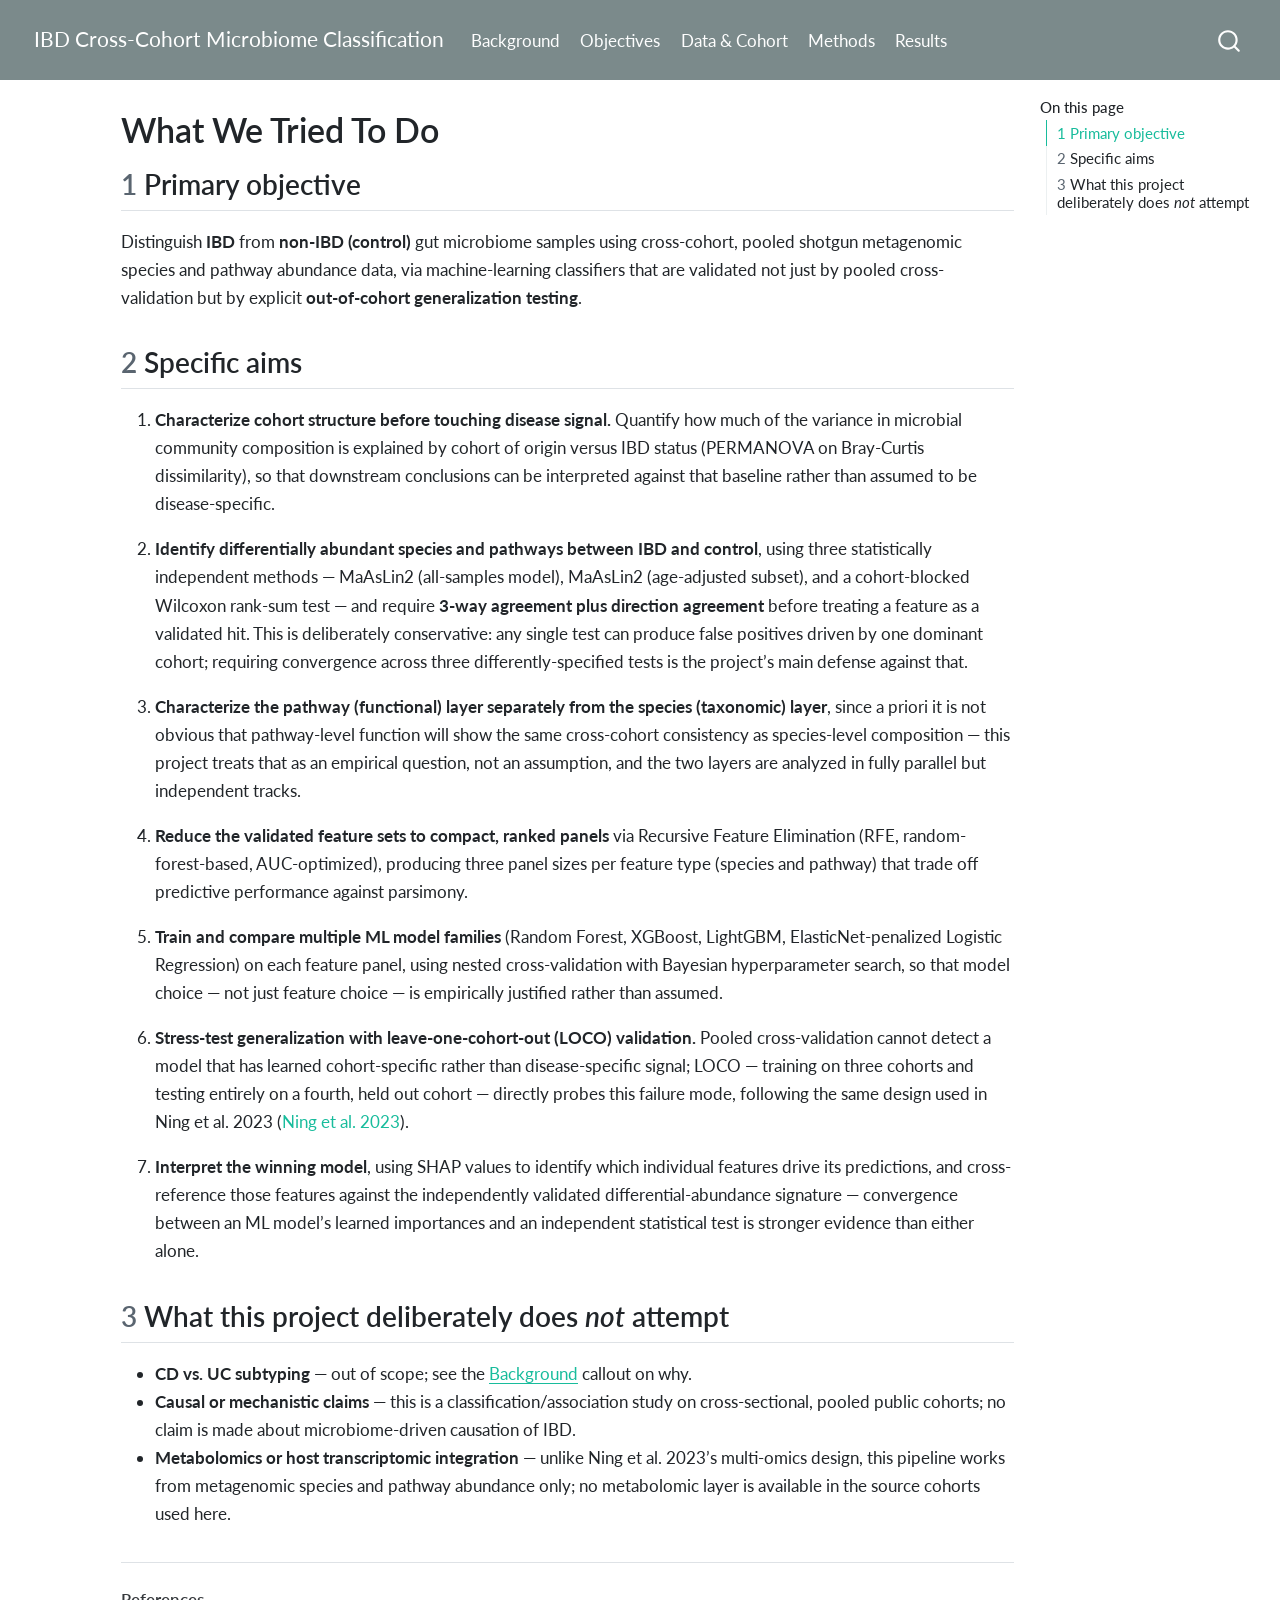
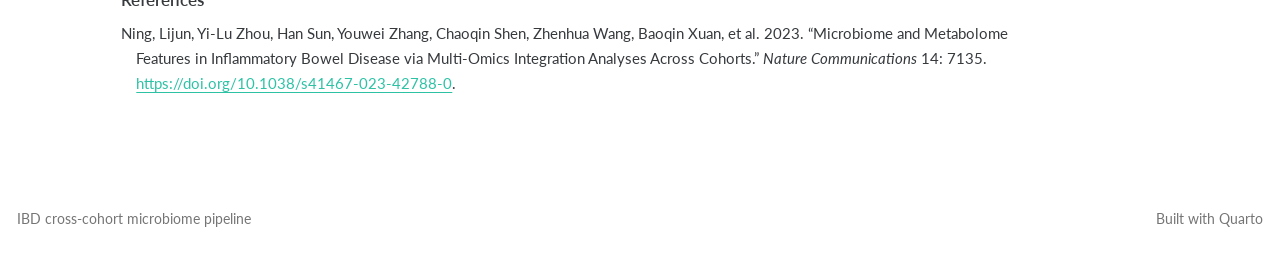
<file: objectives.html>
<!DOCTYPE html>
<html xmlns="http://www.w3.org/1999/xhtml" lang="en" xml:lang="en"><head>

<meta charset="utf-8">
<meta name="generator" content="quarto-1.8.25">

<meta name="viewport" content="width=device-width, initial-scale=1.0, user-scalable=yes">


<title>What We Tried To Do – IBD Cross-Cohort Microbiome Classification</title>
<style>
code{white-space: pre-wrap;}
span.smallcaps{font-variant: small-caps;}
div.columns{display: flex; gap: min(4vw, 1.5em);}
div.column{flex: auto; overflow-x: auto;}
div.hanging-indent{margin-left: 1.5em; text-indent: -1.5em;}
ul.task-list{list-style: none;}
ul.task-list li input[type="checkbox"] {
  width: 0.8em;
  margin: 0 0.8em 0.2em -1em; /* quarto-specific, see https://github.com/quarto-dev/quarto-cli/issues/4556 */ 
  vertical-align: middle;
}
/* CSS for citations */
div.csl-bib-body { }
div.csl-entry {
  clear: both;
  margin-bottom: 0em;
}
.hanging-indent div.csl-entry {
  margin-left:2em;
  text-indent:-2em;
}
div.csl-left-margin {
  min-width:2em;
  float:left;
}
div.csl-right-inline {
  margin-left:2em;
  padding-left:1em;
}
div.csl-indent {
  margin-left: 2em;
}</style>


<script src="site_libs/quarto-nav/quarto-nav.js"></script>
<script src="site_libs/quarto-nav/headroom.min.js"></script>
<script src="site_libs/clipboard/clipboard.min.js"></script>
<script src="site_libs/quarto-search/autocomplete.umd.js"></script>
<script src="site_libs/quarto-search/fuse.min.js"></script>
<script src="site_libs/quarto-search/quarto-search.js"></script>
<meta name="quarto:offset" content="./">
<script src="site_libs/quarto-html/quarto.js" type="module"></script>
<script src="site_libs/quarto-html/tabsets/tabsets.js" type="module"></script>
<script src="site_libs/quarto-html/axe/axe-check.js" type="module"></script>
<script src="site_libs/quarto-html/popper.min.js"></script>
<script src="site_libs/quarto-html/tippy.umd.min.js"></script>
<script src="site_libs/quarto-html/anchor.min.js"></script>
<link href="site_libs/quarto-html/tippy.css" rel="stylesheet">
<link href="site_libs/quarto-html/quarto-syntax-highlighting-7b89279ff1a6dce999919e0e67d4d9ec.css" rel="stylesheet" id="quarto-text-highlighting-styles">
<script src="site_libs/bootstrap/bootstrap.min.js"></script>
<link href="site_libs/bootstrap/bootstrap-icons.css" rel="stylesheet">
<link href="site_libs/bootstrap/bootstrap-27e1aa2dab5d6404f55602c9c9ab0aa1.min.css" rel="stylesheet" append-hash="true" id="quarto-bootstrap" data-mode="light">
<script id="quarto-search-options" type="application/json">{
  "location": "navbar",
  "copy-button": false,
  "collapse-after": 3,
  "panel-placement": "end",
  "type": "overlay",
  "limit": 50,
  "keyboard-shortcut": [
    "f",
    "/",
    "s"
  ],
  "show-item-context": false,
  "language": {
    "search-no-results-text": "No results",
    "search-matching-documents-text": "matching documents",
    "search-copy-link-title": "Copy link to search",
    "search-hide-matches-text": "Hide additional matches",
    "search-more-match-text": "more match in this document",
    "search-more-matches-text": "more matches in this document",
    "search-clear-button-title": "Clear",
    "search-text-placeholder": "",
    "search-detached-cancel-button-title": "Cancel",
    "search-submit-button-title": "Submit",
    "search-label": "Search"
  }
}</script>


<link rel="stylesheet" href="styles.css">
</head>

<body class="nav-fixed quarto-light">

<div id="quarto-search-results"></div>
  <header id="quarto-header" class="headroom fixed-top">
    <nav class="navbar navbar-expand-lg " data-bs-theme="dark">
      <div class="navbar-container container-fluid">
      <div class="navbar-brand-container mx-auto">
    <a href="./index.html" class="navbar-brand navbar-brand-logo">
    </a>
    <a class="navbar-brand" href="./index.html">
    <span class="navbar-title">IBD Cross-Cohort Microbiome Classification</span>
    </a>
  </div>
            <div id="quarto-search" class="" title="Search"></div>
          <button class="navbar-toggler" type="button" data-bs-toggle="collapse" data-bs-target="#navbarCollapse" aria-controls="navbarCollapse" role="menu" aria-expanded="false" aria-label="Toggle navigation" onclick="if (window.quartoToggleHeadroom) { window.quartoToggleHeadroom(); }">
  <span class="navbar-toggler-icon"></span>
</button>
          <div class="collapse navbar-collapse" id="navbarCollapse">
            <ul class="navbar-nav navbar-nav-scroll me-auto">
  <li class="nav-item">
    <a class="nav-link" href="./index.html"> 
<span class="menu-text">Background</span></a>
  </li>  
  <li class="nav-item">
    <a class="nav-link active" href="./objectives.html" aria-current="page"> 
<span class="menu-text">Objectives</span></a>
  </li>  
  <li class="nav-item">
    <a class="nav-link" href="./data-methods.html"> 
<span class="menu-text">Data &amp; Cohort</span></a>
  </li>  
  <li class="nav-item">
    <a class="nav-link" href="./methods.html"> 
<span class="menu-text">Methods</span></a>
  </li>  
  <li class="nav-item">
    <a class="nav-link" href="./results.html"> 
<span class="menu-text">Results</span></a>
  </li>  
</ul>
          </div> <!-- /navcollapse -->
            <div class="quarto-navbar-tools">
</div>
      </div> <!-- /container-fluid -->
    </nav>
</header>
<!-- content -->
<div id="quarto-content" class="quarto-container page-columns page-rows-contents page-layout-article page-navbar">
<!-- sidebar -->
<!-- margin-sidebar -->
    <div id="quarto-margin-sidebar" class="sidebar margin-sidebar">
        <nav id="TOC" role="doc-toc" class="toc-active">
    <h2 id="toc-title">On this page</h2>
   
  <ul>
  <li><a href="#primary-objective" id="toc-primary-objective" class="nav-link active" data-scroll-target="#primary-objective"><span class="header-section-number">1</span> Primary objective</a></li>
  <li><a href="#specific-aims" id="toc-specific-aims" class="nav-link" data-scroll-target="#specific-aims"><span class="header-section-number">2</span> Specific aims</a></li>
  <li><a href="#what-this-project-deliberately-does-not-attempt" id="toc-what-this-project-deliberately-does-not-attempt" class="nav-link" data-scroll-target="#what-this-project-deliberately-does-not-attempt"><span class="header-section-number">3</span> What this project deliberately does <em>not</em> attempt</a></li>
  </ul>
</nav>
    </div>
<!-- main -->
<main class="content" id="quarto-document-content">

<header id="title-block-header" class="quarto-title-block default">
<div class="quarto-title">
<h1 class="title">What We Tried To Do</h1>
</div>



<div class="quarto-title-meta">

    
  
    
  </div>
  


</header>


<section id="primary-objective" class="level2" data-number="1">
<h2 data-number="1" class="anchored" data-anchor-id="primary-objective"><span class="header-section-number">1</span> Primary objective</h2>
<p>Distinguish <strong>IBD</strong> from <strong>non-IBD (control)</strong> gut microbiome samples using cross-cohort, pooled shotgun metagenomic species and pathway abundance data, via machine-learning classifiers that are validated not just by pooled cross-validation but by explicit <strong>out-of-cohort generalization testing</strong>.</p>
</section>
<section id="specific-aims" class="level2" data-number="2">
<h2 data-number="2" class="anchored" data-anchor-id="specific-aims"><span class="header-section-number">2</span> Specific aims</h2>
<ol type="1">
<li><p><strong>Characterize cohort structure before touching disease signal.</strong> Quantify how much of the variance in microbial community composition is explained by cohort of origin versus IBD status (PERMANOVA on Bray-Curtis dissimilarity), so that downstream conclusions can be interpreted against that baseline rather than assumed to be disease-specific.</p></li>
<li><p><strong>Identify differentially abundant species and pathways between IBD and control</strong>, using three statistically independent methods — MaAsLin2 (all-samples model), MaAsLin2 (age-adjusted subset), and a cohort-blocked Wilcoxon rank-sum test — and require <strong>3-way agreement plus direction agreement</strong> before treating a feature as a validated hit. This is deliberately conservative: any single test can produce false positives driven by one dominant cohort; requiring convergence across three differently-specified tests is the project’s main defense against that.</p></li>
<li><p><strong>Characterize the pathway (functional) layer separately from the species (taxonomic) layer</strong>, since a priori it is not obvious that pathway-level function will show the same cross-cohort consistency as species-level composition — this project treats that as an empirical question, not an assumption, and the two layers are analyzed in fully parallel but independent tracks.</p></li>
<li><p><strong>Reduce the validated feature sets to compact, ranked panels</strong> via Recursive Feature Elimination (RFE, random-forest-based, AUC-optimized), producing three panel sizes per feature type (species and pathway) that trade off predictive performance against parsimony.</p></li>
<li><p><strong>Train and compare multiple ML model families</strong> (Random Forest, XGBoost, LightGBM, ElasticNet-penalized Logistic Regression) on each feature panel, using nested cross-validation with Bayesian hyperparameter search, so that model choice — not just feature choice — is empirically justified rather than assumed.</p></li>
<li><p><strong>Stress-test generalization with leave-one-cohort-out (LOCO) validation.</strong> Pooled cross-validation cannot detect a model that has learned cohort-specific rather than disease-specific signal; LOCO — training on three cohorts and testing entirely on a fourth, held out cohort — directly probes this failure mode, following the same design used in Ning et al.&nbsp;2023 <span class="citation" data-cites="ning2023ccia">(<a href="#ref-ning2023ccia" role="doc-biblioref">Ning et al. 2023</a>)</span>.</p></li>
<li><p><strong>Interpret the winning model</strong>, using SHAP values to identify which individual features drive its predictions, and cross-reference those features against the independently validated differential-abundance signature — convergence between an ML model’s learned importances and an independent statistical test is stronger evidence than either alone.</p></li>
</ol>
</section>
<section id="what-this-project-deliberately-does-not-attempt" class="level2" data-number="3">
<h2 data-number="3" class="anchored" data-anchor-id="what-this-project-deliberately-does-not-attempt"><span class="header-section-number">3</span> What this project deliberately does <em>not</em> attempt</h2>
<ul>
<li><strong>CD vs.&nbsp;UC subtyping</strong> — out of scope; see the <a href="./index.html">Background</a> callout on why.</li>
<li><strong>Causal or mechanistic claims</strong> — this is a classification/association study on cross-sectional, pooled public cohorts; no claim is made about microbiome-driven causation of IBD.</li>
<li><strong>Metabolomics or host transcriptomic integration</strong> — unlike Ning et al.&nbsp;2023’s multi-omics design, this pipeline works from metagenomic species and pathway abundance only; no metabolomic layer is available in the source cohorts used here.</li>
</ul>



</section>

<div id="quarto-appendix" class="default"><section class="quarto-appendix-contents" role="doc-bibliography" id="quarto-bibliography"><h2 class="anchored quarto-appendix-heading">References</h2><div id="refs" class="references csl-bib-body hanging-indent" data-entry-spacing="0" role="list">
<div id="ref-ning2023ccia" class="csl-entry" role="listitem">
Ning, Lijun, Yi-Lu Zhou, Han Sun, Youwei Zhang, Chaoqin Shen, Zhenhua Wang, Baoqin Xuan, et al. 2023. <span>“Microbiome and Metabolome Features in Inflammatory Bowel Disease via Multi-Omics Integration Analyses Across Cohorts.”</span> <em>Nature Communications</em> 14: 7135. <a href="https://doi.org/10.1038/s41467-023-42788-0">https://doi.org/10.1038/s41467-023-42788-0</a>.
</div>
</div></section></div></main> <!-- /main -->
<script id="quarto-html-after-body" type="application/javascript">
  window.document.addEventListener("DOMContentLoaded", function (event) {
    const icon = "";
    const anchorJS = new window.AnchorJS();
    anchorJS.options = {
      placement: 'right',
      icon: icon
    };
    anchorJS.add('.anchored');
    const isCodeAnnotation = (el) => {
      for (const clz of el.classList) {
        if (clz.startsWith('code-annotation-')) {                     
          return true;
        }
      }
      return false;
    }
    const onCopySuccess = function(e) {
      // button target
      const button = e.trigger;
      // don't keep focus
      button.blur();
      // flash "checked"
      button.classList.add('code-copy-button-checked');
      var currentTitle = button.getAttribute("title");
      button.setAttribute("title", "Copied!");
      let tooltip;
      if (window.bootstrap) {
        button.setAttribute("data-bs-toggle", "tooltip");
        button.setAttribute("data-bs-placement", "left");
        button.setAttribute("data-bs-title", "Copied!");
        tooltip = new bootstrap.Tooltip(button, 
          { trigger: "manual", 
            customClass: "code-copy-button-tooltip",
            offset: [0, -8]});
        tooltip.show();    
      }
      setTimeout(function() {
        if (tooltip) {
          tooltip.hide();
          button.removeAttribute("data-bs-title");
          button.removeAttribute("data-bs-toggle");
          button.removeAttribute("data-bs-placement");
        }
        button.setAttribute("title", currentTitle);
        button.classList.remove('code-copy-button-checked');
      }, 1000);
      // clear code selection
      e.clearSelection();
    }
    const getTextToCopy = function(trigger) {
      const outerScaffold = trigger.parentElement.cloneNode(true);
      const codeEl = outerScaffold.querySelector('code');
      for (const childEl of codeEl.children) {
        if (isCodeAnnotation(childEl)) {
          childEl.remove();
        }
      }
      return codeEl.innerText;
    }
    const clipboard = new window.ClipboardJS('.code-copy-button:not([data-in-quarto-modal])', {
      text: getTextToCopy
    });
    clipboard.on('success', onCopySuccess);
    if (window.document.getElementById('quarto-embedded-source-code-modal')) {
      const clipboardModal = new window.ClipboardJS('.code-copy-button[data-in-quarto-modal]', {
        text: getTextToCopy,
        container: window.document.getElementById('quarto-embedded-source-code-modal')
      });
      clipboardModal.on('success', onCopySuccess);
    }
      var localhostRegex = new RegExp(/^(?:http|https):\/\/localhost\:?[0-9]*\//);
      var mailtoRegex = new RegExp(/^mailto:/);
        var filterRegex = new RegExp("https:\/\/Sanyukta2002\.github\.io\/ML-ibd\/");
      var isInternal = (href) => {
          return filterRegex.test(href) || localhostRegex.test(href) || mailtoRegex.test(href);
      }
      // Inspect non-navigation links and adorn them if external
     var links = window.document.querySelectorAll('a[href]:not(.nav-link):not(.navbar-brand):not(.toc-action):not(.sidebar-link):not(.sidebar-item-toggle):not(.pagination-link):not(.no-external):not([aria-hidden]):not(.dropdown-item):not(.quarto-navigation-tool):not(.about-link)');
      for (var i=0; i<links.length; i++) {
        const link = links[i];
        if (!isInternal(link.href)) {
          // undo the damage that might have been done by quarto-nav.js in the case of
          // links that we want to consider external
          if (link.dataset.originalHref !== undefined) {
            link.href = link.dataset.originalHref;
          }
            // target, if specified
            link.setAttribute("target", "_blank");
            if (link.getAttribute("rel") === null) {
              link.setAttribute("rel", "noopener");
            }
        }
      }
    function tippyHover(el, contentFn, onTriggerFn, onUntriggerFn) {
      const config = {
        allowHTML: true,
        maxWidth: 500,
        delay: 100,
        arrow: false,
        appendTo: function(el) {
            return el.parentElement;
        },
        interactive: true,
        interactiveBorder: 10,
        theme: 'quarto',
        placement: 'bottom-start',
      };
      if (contentFn) {
        config.content = contentFn;
      }
      if (onTriggerFn) {
        config.onTrigger = onTriggerFn;
      }
      if (onUntriggerFn) {
        config.onUntrigger = onUntriggerFn;
      }
      window.tippy(el, config); 
    }
    const noterefs = window.document.querySelectorAll('a[role="doc-noteref"]');
    for (var i=0; i<noterefs.length; i++) {
      const ref = noterefs[i];
      tippyHover(ref, function() {
        // use id or data attribute instead here
        let href = ref.getAttribute('data-footnote-href') || ref.getAttribute('href');
        try { href = new URL(href).hash; } catch {}
        const id = href.replace(/^#\/?/, "");
        const note = window.document.getElementById(id);
        if (note) {
          return note.innerHTML;
        } else {
          return "";
        }
      });
    }
    const xrefs = window.document.querySelectorAll('a.quarto-xref');
    const processXRef = (id, note) => {
      // Strip column container classes
      const stripColumnClz = (el) => {
        el.classList.remove("page-full", "page-columns");
        if (el.children) {
          for (const child of el.children) {
            stripColumnClz(child);
          }
        }
      }
      stripColumnClz(note)
      if (id === null || id.startsWith('sec-')) {
        // Special case sections, only their first couple elements
        const container = document.createElement("div");
        if (note.children && note.children.length > 2) {
          container.appendChild(note.children[0].cloneNode(true));
          for (let i = 1; i < note.children.length; i++) {
            const child = note.children[i];
            if (child.tagName === "P" && child.innerText === "") {
              continue;
            } else {
              container.appendChild(child.cloneNode(true));
              break;
            }
          }
          if (window.Quarto?.typesetMath) {
            window.Quarto.typesetMath(container);
          }
          return container.innerHTML
        } else {
          if (window.Quarto?.typesetMath) {
            window.Quarto.typesetMath(note);
          }
          return note.innerHTML;
        }
      } else {
        // Remove any anchor links if they are present
        const anchorLink = note.querySelector('a.anchorjs-link');
        if (anchorLink) {
          anchorLink.remove();
        }
        if (window.Quarto?.typesetMath) {
          window.Quarto.typesetMath(note);
        }
        if (note.classList.contains("callout")) {
          return note.outerHTML;
        } else {
          return note.innerHTML;
        }
      }
    }
    for (var i=0; i<xrefs.length; i++) {
      const xref = xrefs[i];
      tippyHover(xref, undefined, function(instance) {
        instance.disable();
        let url = xref.getAttribute('href');
        let hash = undefined; 
        if (url.startsWith('#')) {
          hash = url;
        } else {
          try { hash = new URL(url).hash; } catch {}
        }
        if (hash) {
          const id = hash.replace(/^#\/?/, "");
          const note = window.document.getElementById(id);
          if (note !== null) {
            try {
              const html = processXRef(id, note.cloneNode(true));
              instance.setContent(html);
            } finally {
              instance.enable();
              instance.show();
            }
          } else {
            // See if we can fetch this
            fetch(url.split('#')[0])
            .then(res => res.text())
            .then(html => {
              const parser = new DOMParser();
              const htmlDoc = parser.parseFromString(html, "text/html");
              const note = htmlDoc.getElementById(id);
              if (note !== null) {
                const html = processXRef(id, note);
                instance.setContent(html);
              } 
            }).finally(() => {
              instance.enable();
              instance.show();
            });
          }
        } else {
          // See if we can fetch a full url (with no hash to target)
          // This is a special case and we should probably do some content thinning / targeting
          fetch(url)
          .then(res => res.text())
          .then(html => {
            const parser = new DOMParser();
            const htmlDoc = parser.parseFromString(html, "text/html");
            const note = htmlDoc.querySelector('main.content');
            if (note !== null) {
              // This should only happen for chapter cross references
              // (since there is no id in the URL)
              // remove the first header
              if (note.children.length > 0 && note.children[0].tagName === "HEADER") {
                note.children[0].remove();
              }
              const html = processXRef(null, note);
              instance.setContent(html);
            } 
          }).finally(() => {
            instance.enable();
            instance.show();
          });
        }
      }, function(instance) {
      });
    }
        let selectedAnnoteEl;
        const selectorForAnnotation = ( cell, annotation) => {
          let cellAttr = 'data-code-cell="' + cell + '"';
          let lineAttr = 'data-code-annotation="' +  annotation + '"';
          const selector = 'span[' + cellAttr + '][' + lineAttr + ']';
          return selector;
        }
        const selectCodeLines = (annoteEl) => {
          const doc = window.document;
          const targetCell = annoteEl.getAttribute("data-target-cell");
          const targetAnnotation = annoteEl.getAttribute("data-target-annotation");
          const annoteSpan = window.document.querySelector(selectorForAnnotation(targetCell, targetAnnotation));
          const lines = annoteSpan.getAttribute("data-code-lines").split(",");
          const lineIds = lines.map((line) => {
            return targetCell + "-" + line;
          })
          let top = null;
          let height = null;
          let parent = null;
          if (lineIds.length > 0) {
              //compute the position of the single el (top and bottom and make a div)
              const el = window.document.getElementById(lineIds[0]);
              top = el.offsetTop;
              height = el.offsetHeight;
              parent = el.parentElement.parentElement;
            if (lineIds.length > 1) {
              const lastEl = window.document.getElementById(lineIds[lineIds.length - 1]);
              const bottom = lastEl.offsetTop + lastEl.offsetHeight;
              height = bottom - top;
            }
            if (top !== null && height !== null && parent !== null) {
              // cook up a div (if necessary) and position it 
              let div = window.document.getElementById("code-annotation-line-highlight");
              if (div === null) {
                div = window.document.createElement("div");
                div.setAttribute("id", "code-annotation-line-highlight");
                div.style.position = 'absolute';
                parent.appendChild(div);
              }
              div.style.top = top - 2 + "px";
              div.style.height = height + 4 + "px";
              div.style.left = 0;
              let gutterDiv = window.document.getElementById("code-annotation-line-highlight-gutter");
              if (gutterDiv === null) {
                gutterDiv = window.document.createElement("div");
                gutterDiv.setAttribute("id", "code-annotation-line-highlight-gutter");
                gutterDiv.style.position = 'absolute';
                const codeCell = window.document.getElementById(targetCell);
                const gutter = codeCell.querySelector('.code-annotation-gutter');
                gutter.appendChild(gutterDiv);
              }
              gutterDiv.style.top = top - 2 + "px";
              gutterDiv.style.height = height + 4 + "px";
            }
            selectedAnnoteEl = annoteEl;
          }
        };
        const unselectCodeLines = () => {
          const elementsIds = ["code-annotation-line-highlight", "code-annotation-line-highlight-gutter"];
          elementsIds.forEach((elId) => {
            const div = window.document.getElementById(elId);
            if (div) {
              div.remove();
            }
          });
          selectedAnnoteEl = undefined;
        };
          // Handle positioning of the toggle
      window.addEventListener(
        "resize",
        throttle(() => {
          elRect = undefined;
          if (selectedAnnoteEl) {
            selectCodeLines(selectedAnnoteEl);
          }
        }, 10)
      );
      function throttle(fn, ms) {
      let throttle = false;
      let timer;
        return (...args) => {
          if(!throttle) { // first call gets through
              fn.apply(this, args);
              throttle = true;
          } else { // all the others get throttled
              if(timer) clearTimeout(timer); // cancel #2
              timer = setTimeout(() => {
                fn.apply(this, args);
                timer = throttle = false;
              }, ms);
          }
        };
      }
        // Attach click handler to the DT
        const annoteDls = window.document.querySelectorAll('dt[data-target-cell]');
        for (const annoteDlNode of annoteDls) {
          annoteDlNode.addEventListener('click', (event) => {
            const clickedEl = event.target;
            if (clickedEl !== selectedAnnoteEl) {
              unselectCodeLines();
              const activeEl = window.document.querySelector('dt[data-target-cell].code-annotation-active');
              if (activeEl) {
                activeEl.classList.remove('code-annotation-active');
              }
              selectCodeLines(clickedEl);
              clickedEl.classList.add('code-annotation-active');
            } else {
              // Unselect the line
              unselectCodeLines();
              clickedEl.classList.remove('code-annotation-active');
            }
          });
        }
    const findCites = (el) => {
      const parentEl = el.parentElement;
      if (parentEl) {
        const cites = parentEl.dataset.cites;
        if (cites) {
          return {
            el,
            cites: cites.split(' ')
          };
        } else {
          return findCites(el.parentElement)
        }
      } else {
        return undefined;
      }
    };
    var bibliorefs = window.document.querySelectorAll('a[role="doc-biblioref"]');
    for (var i=0; i<bibliorefs.length; i++) {
      const ref = bibliorefs[i];
      const citeInfo = findCites(ref);
      if (citeInfo) {
        tippyHover(citeInfo.el, function() {
          var popup = window.document.createElement('div');
          citeInfo.cites.forEach(function(cite) {
            var citeDiv = window.document.createElement('div');
            citeDiv.classList.add('hanging-indent');
            citeDiv.classList.add('csl-entry');
            var biblioDiv = window.document.getElementById('ref-' + cite);
            if (biblioDiv) {
              citeDiv.innerHTML = biblioDiv.innerHTML;
            }
            popup.appendChild(citeDiv);
          });
          return popup.innerHTML;
        });
      }
    }
  });
  </script>
</div> <!-- /content -->
<footer class="footer">
  <div class="nav-footer">
    <div class="nav-footer-left">
<p>IBD cross-cohort microbiome pipeline</p>
</div>   
    <div class="nav-footer-center">
      &nbsp;
    </div>
    <div class="nav-footer-right">
<p>Built with Quarto</p>
</div>
  </div>
</footer>




</body></html>
</file>
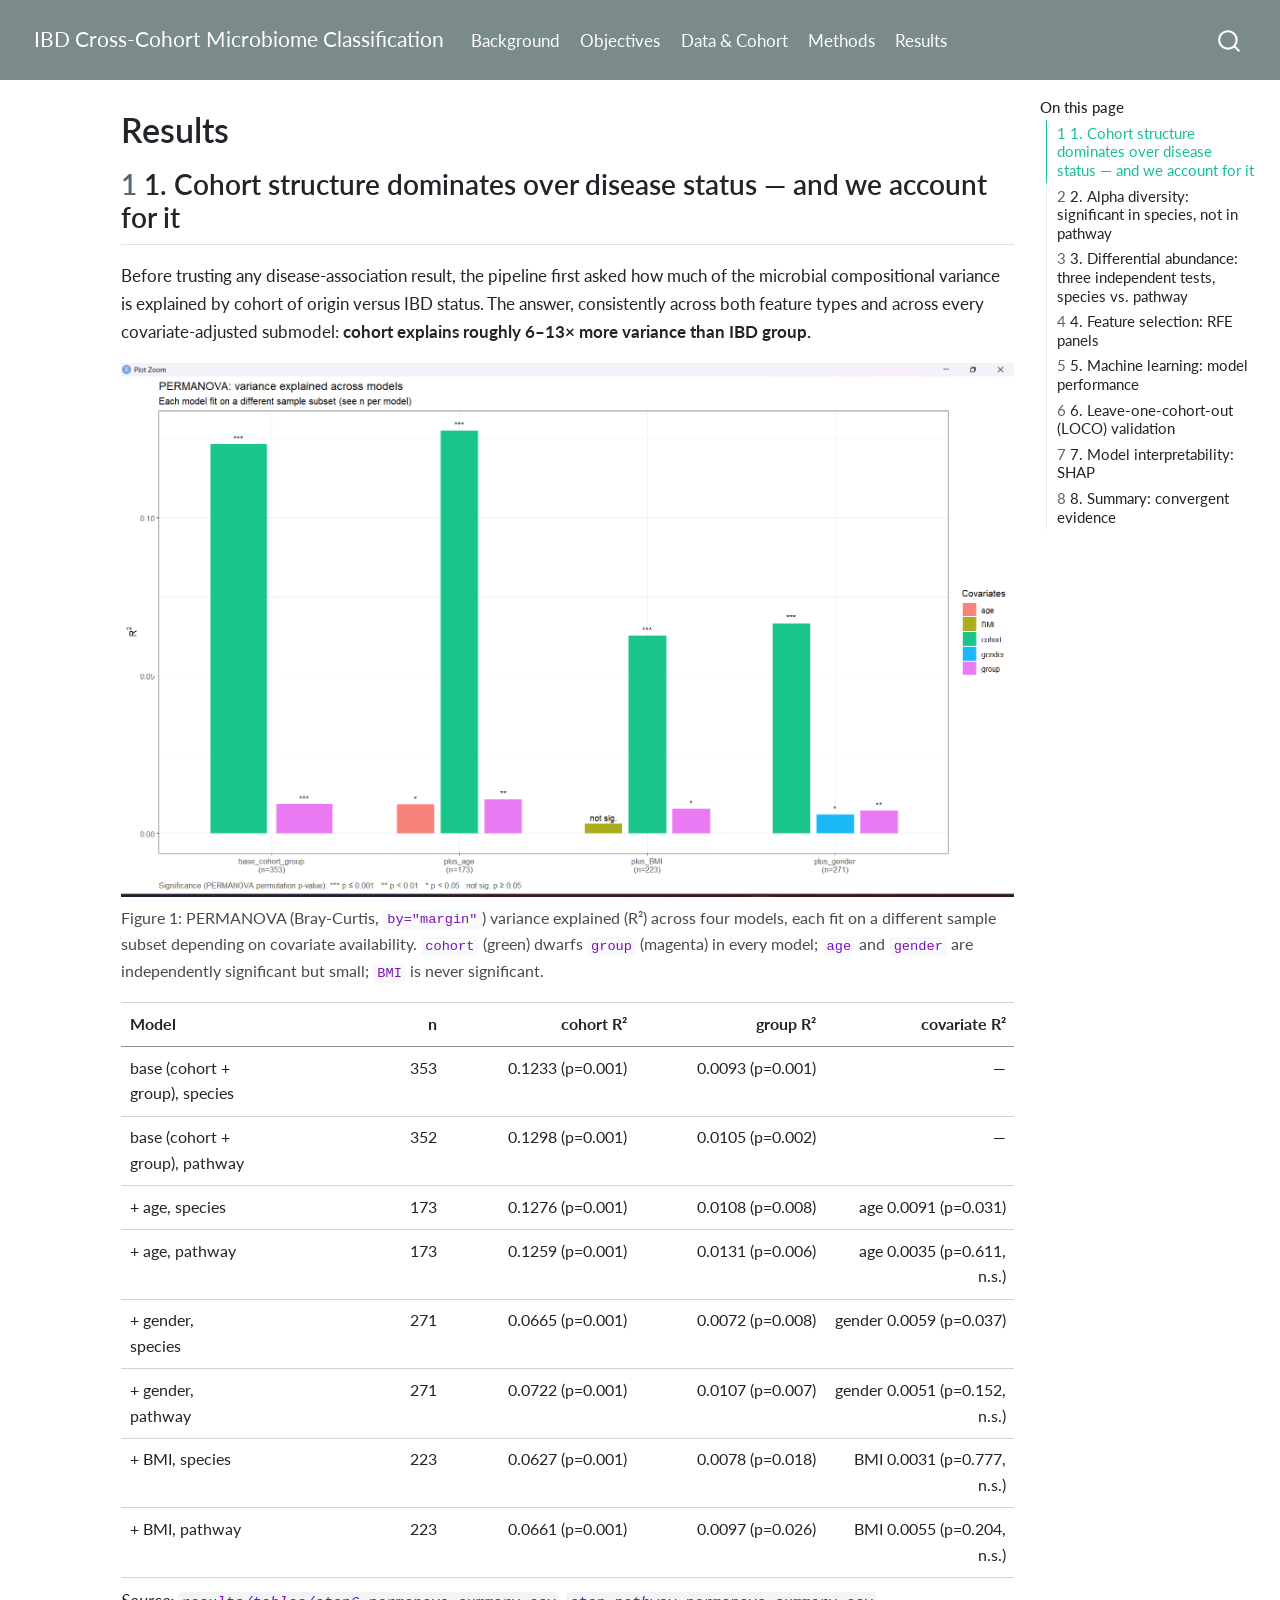
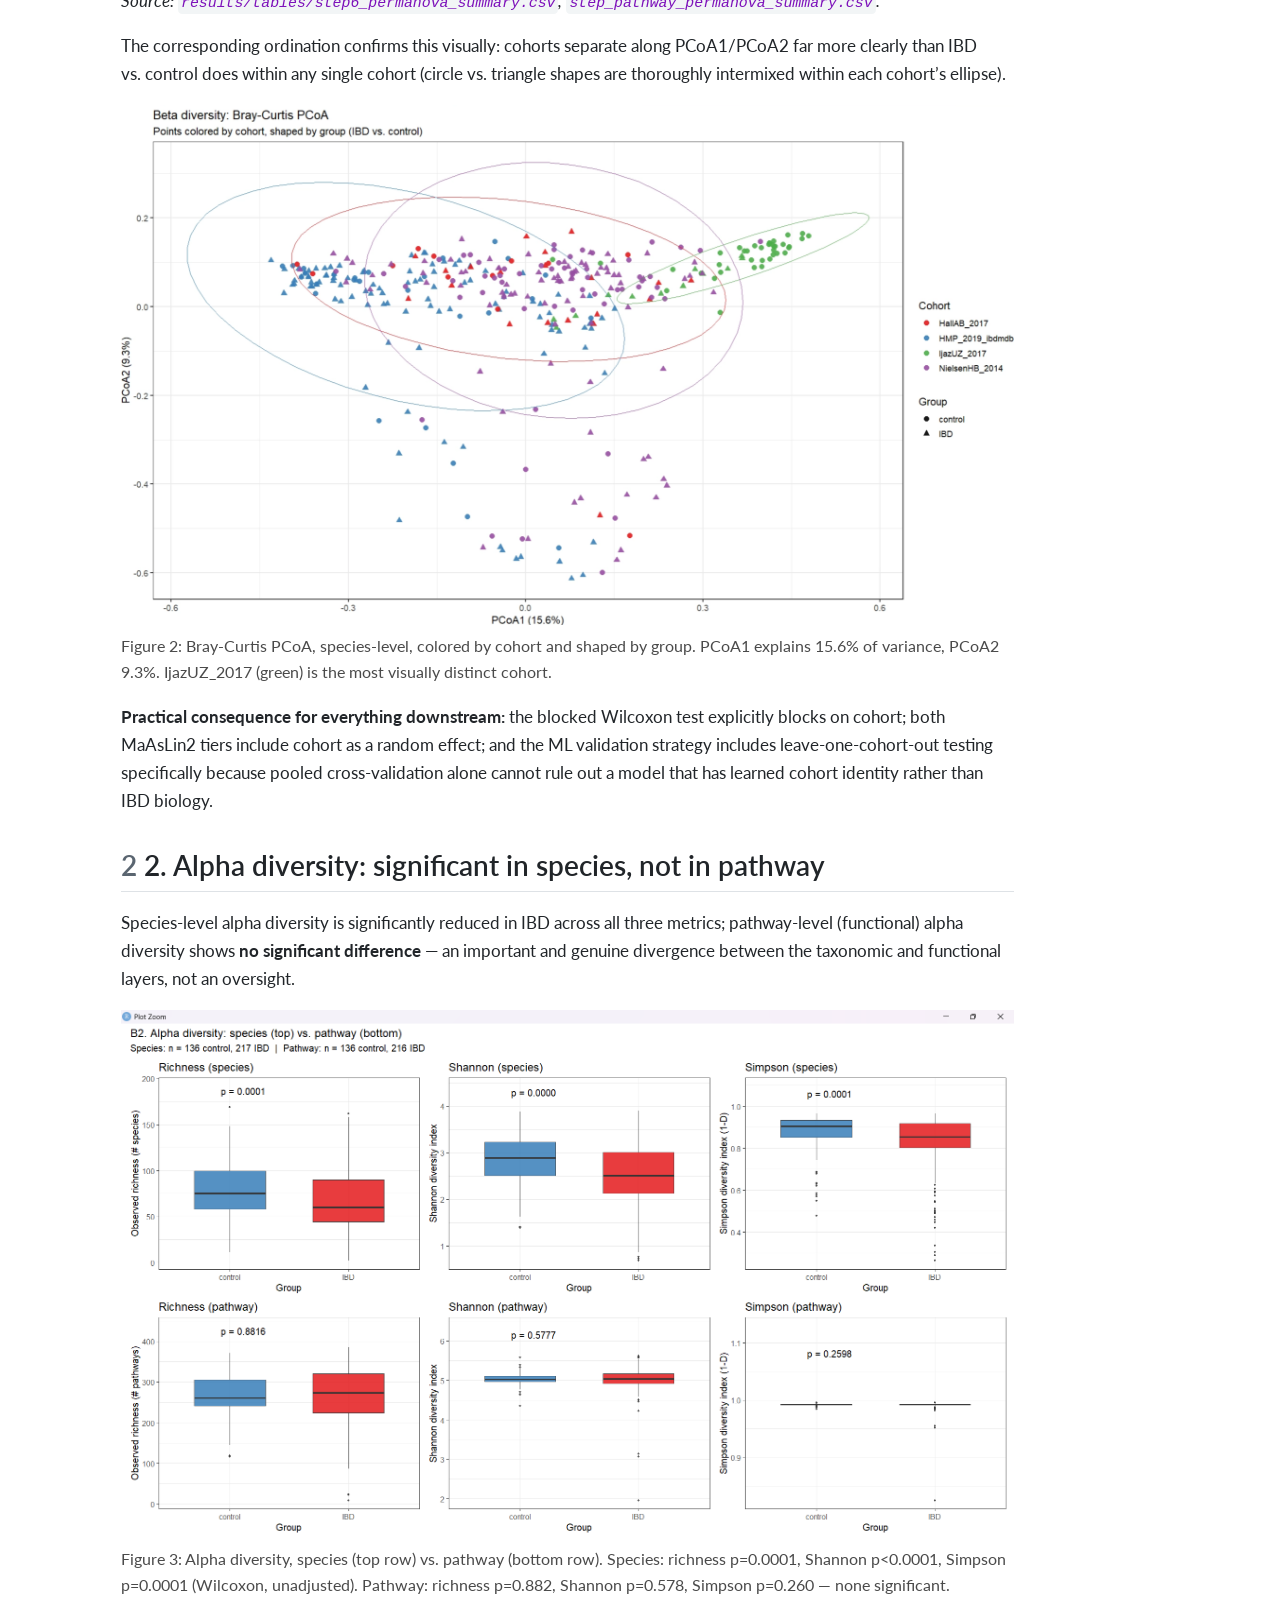
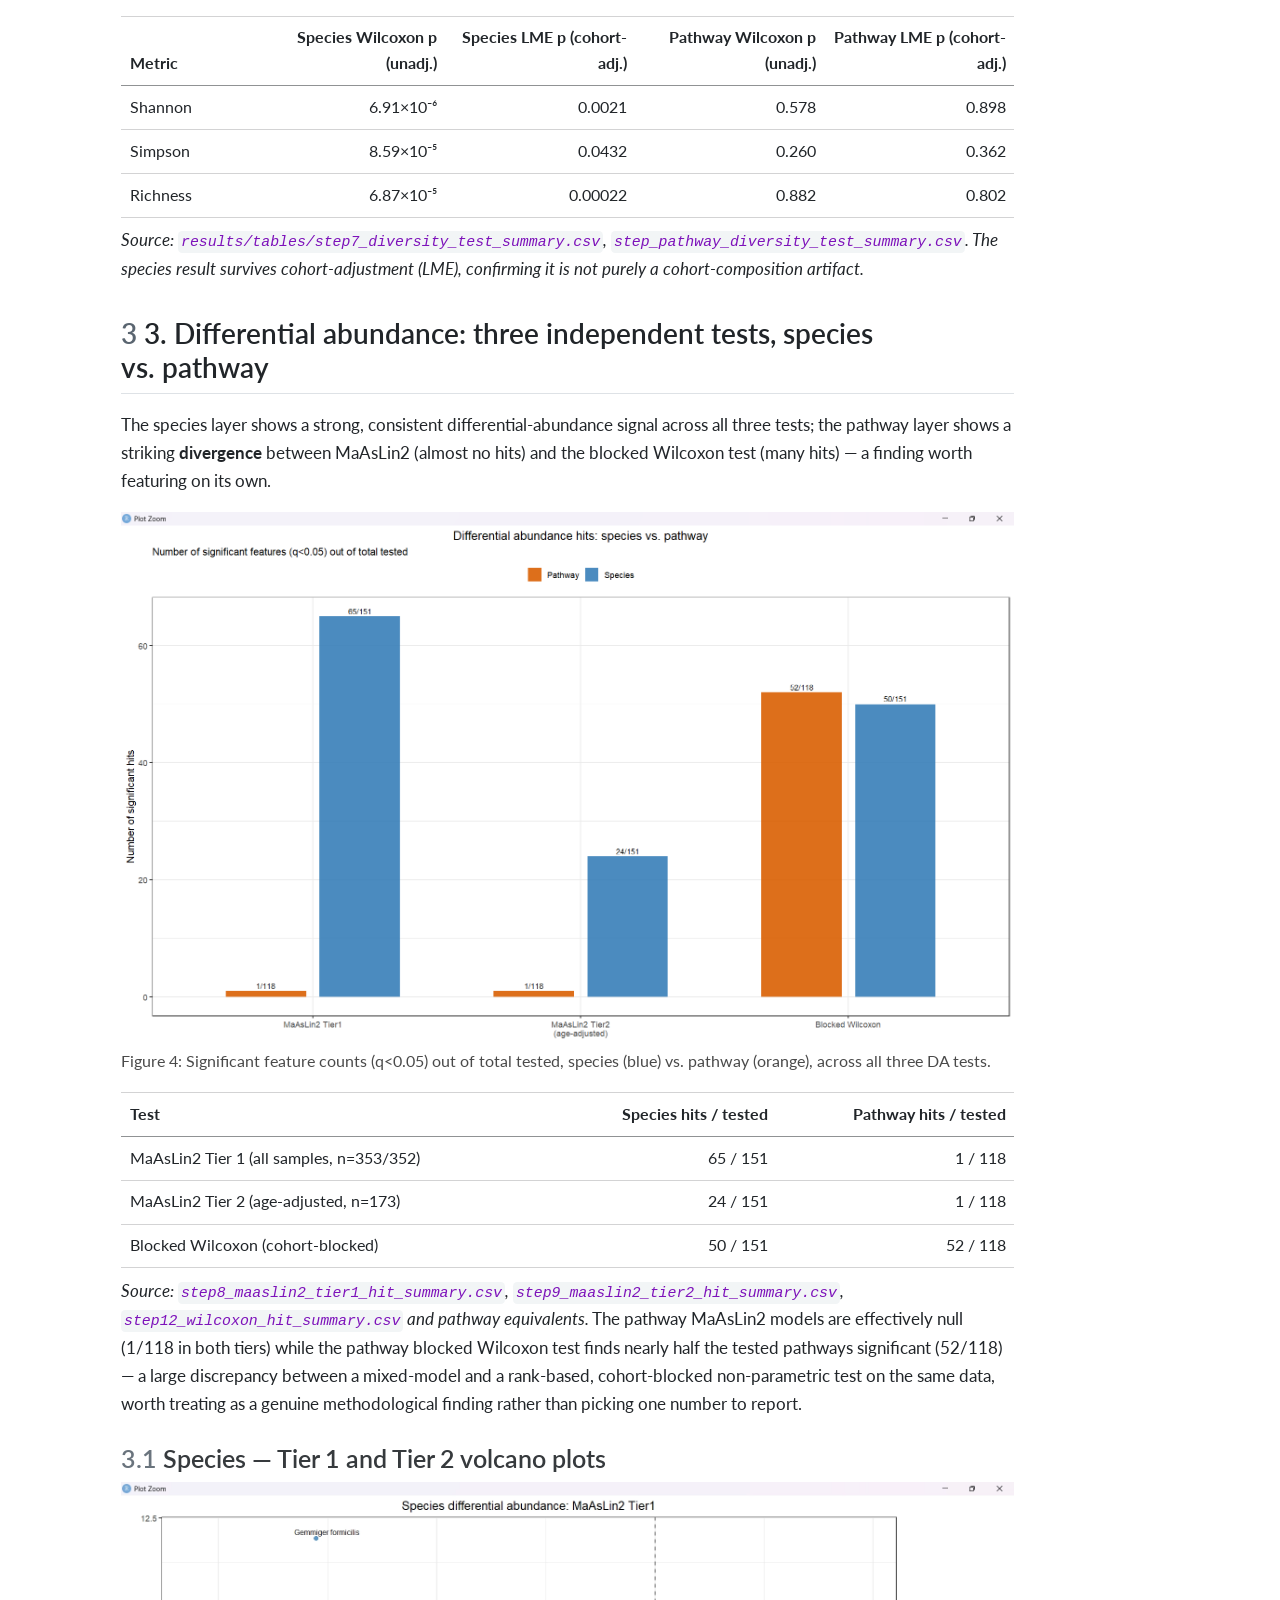
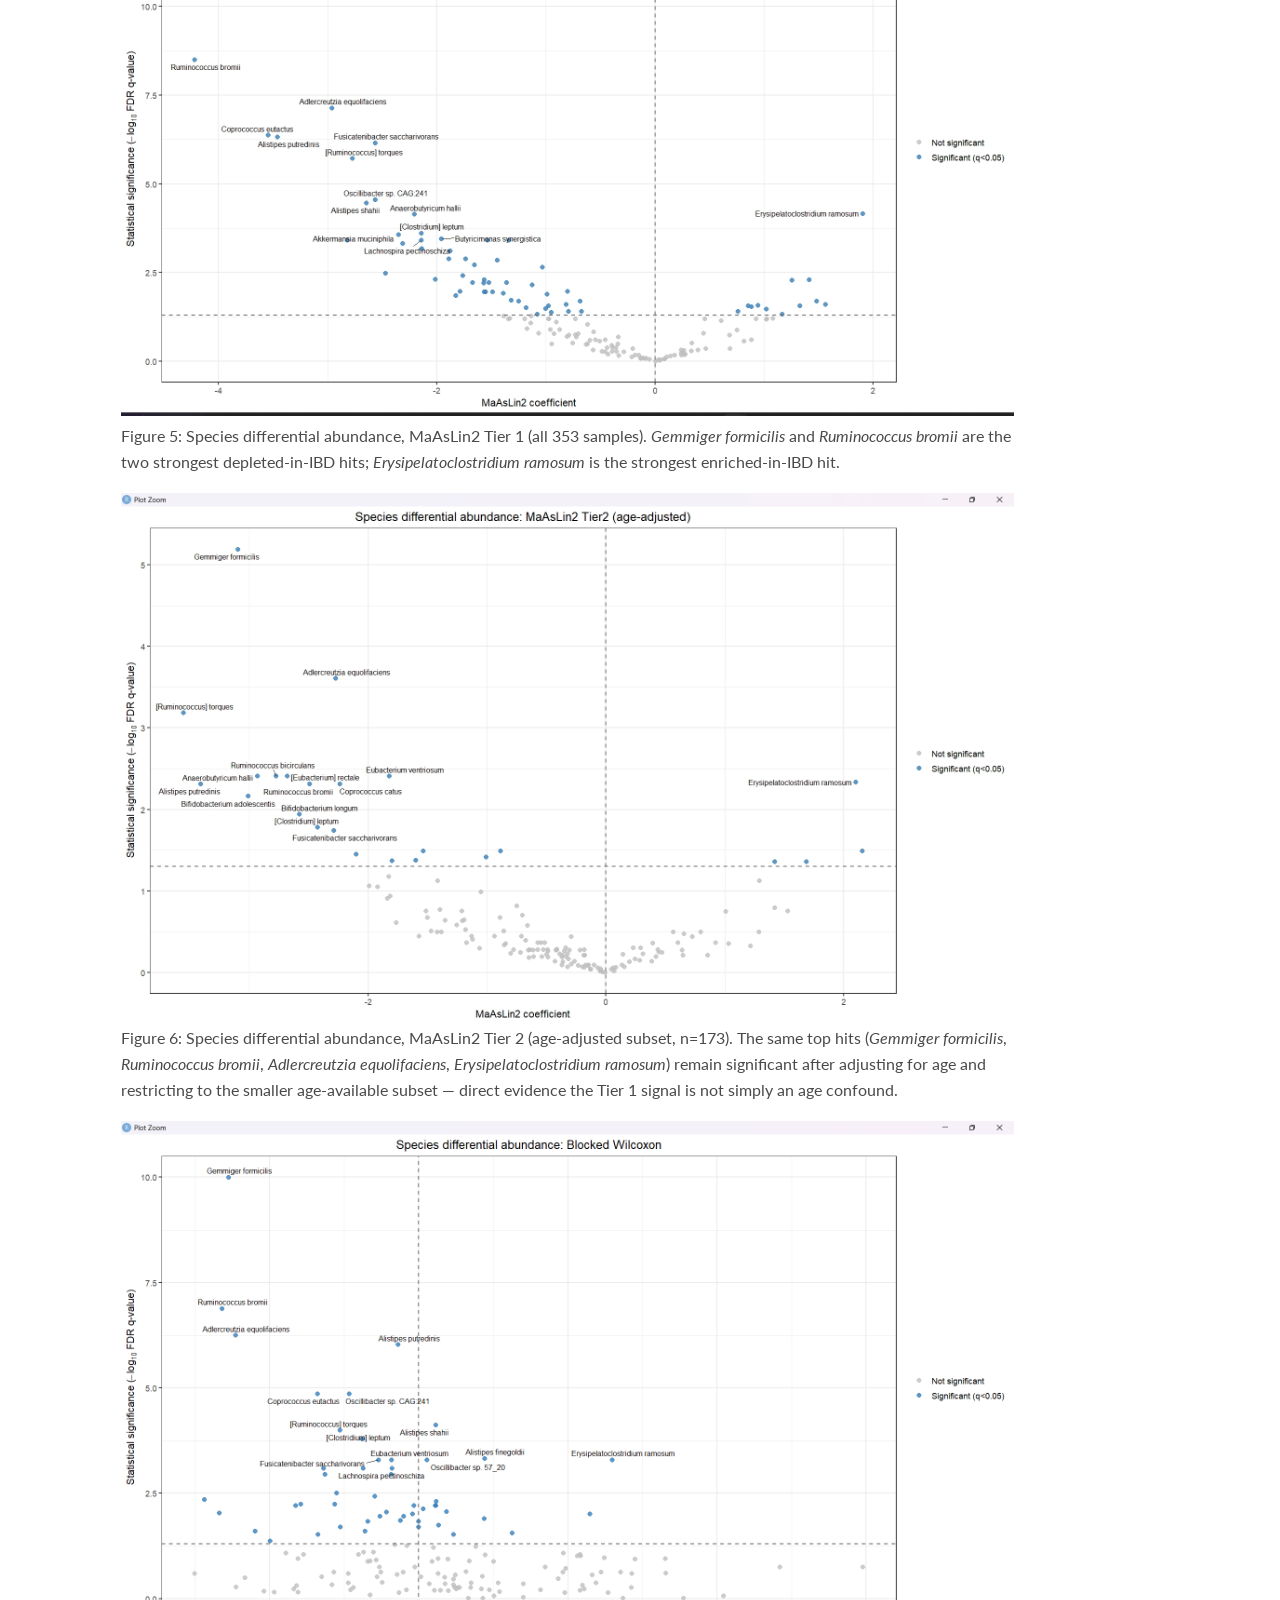
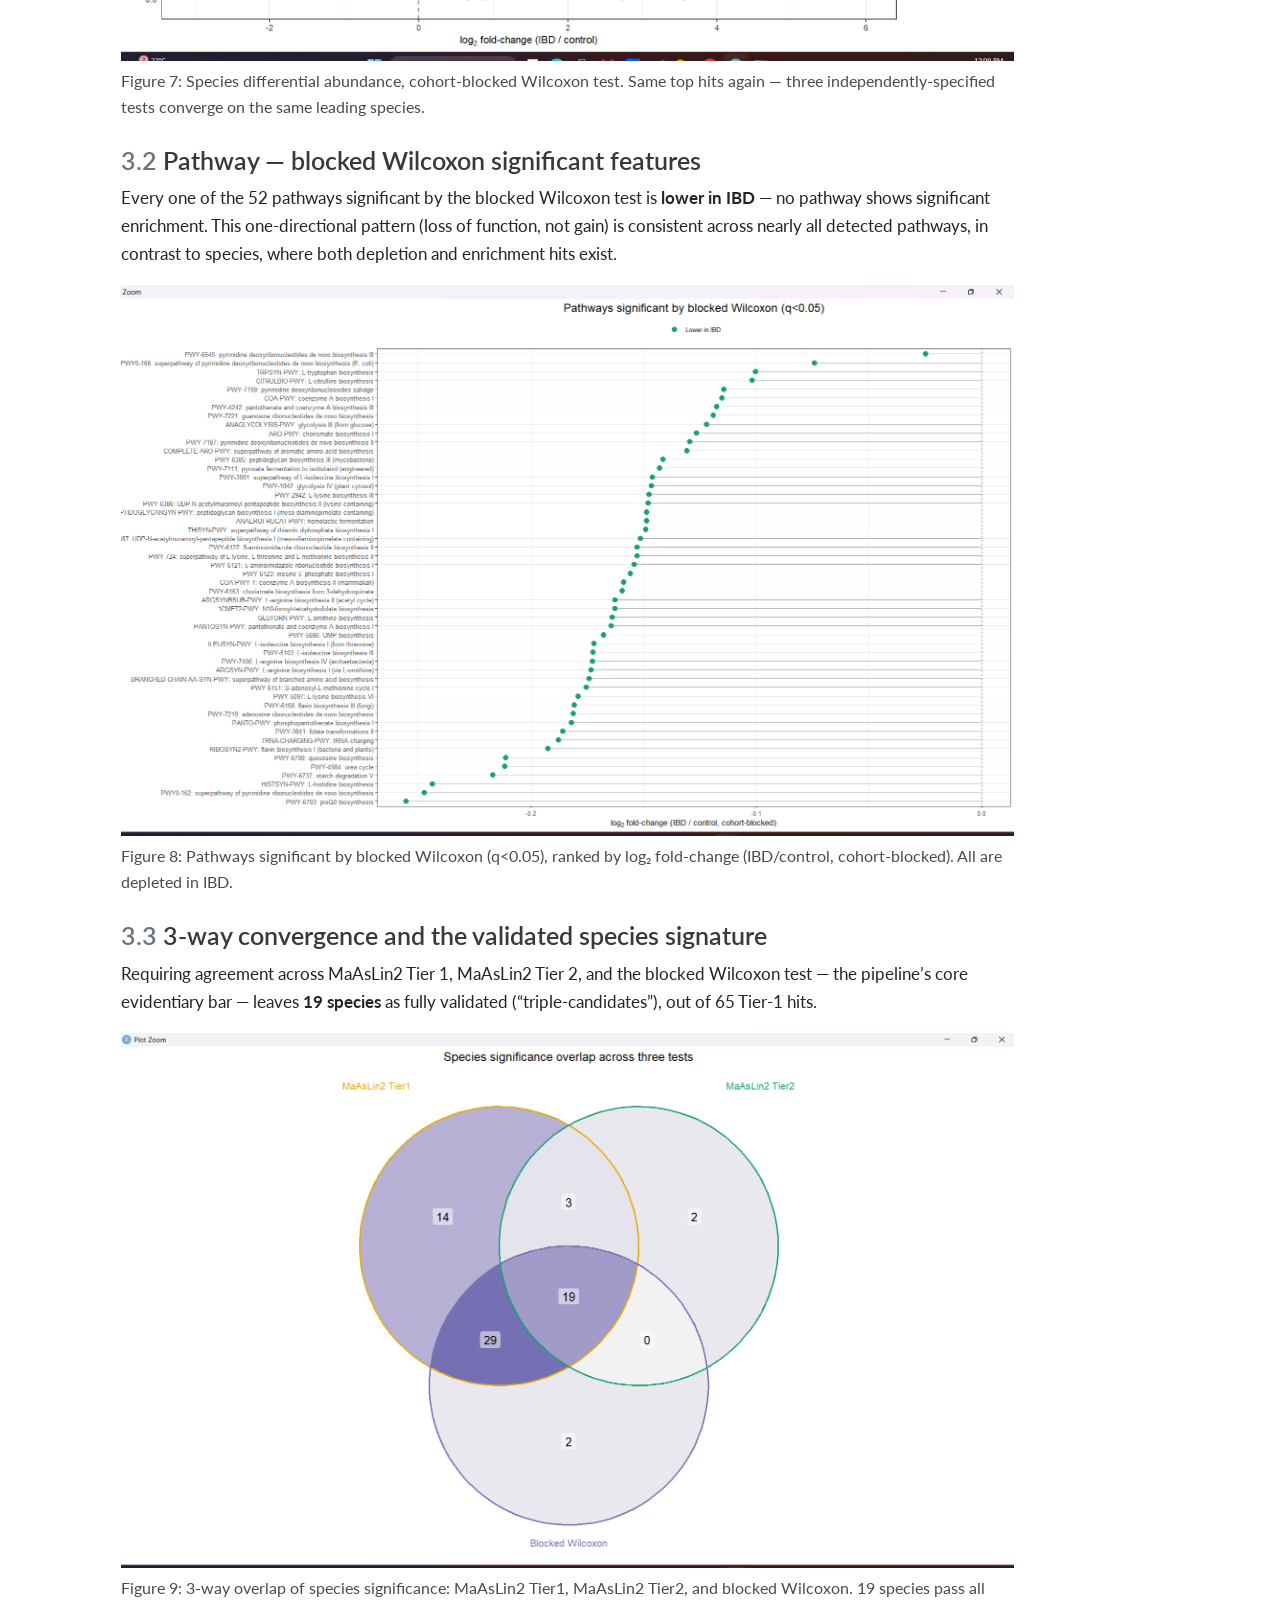
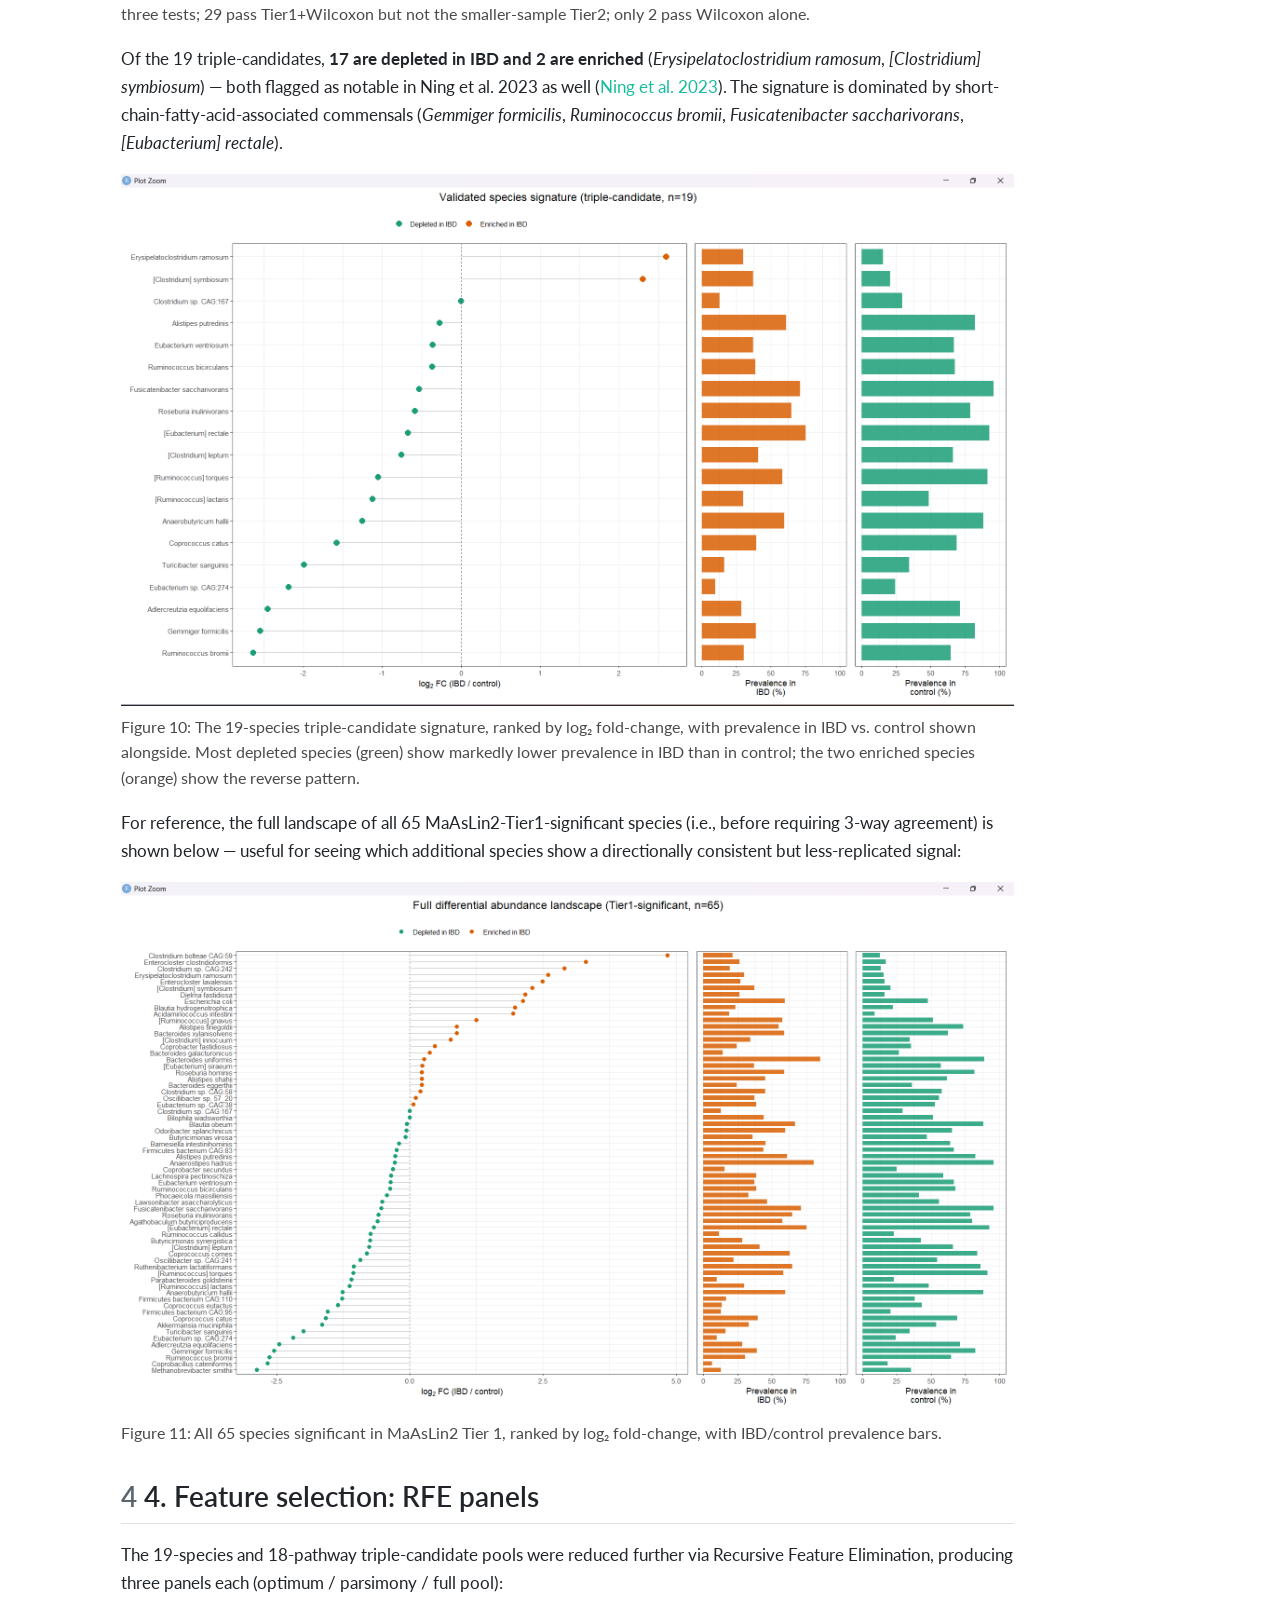
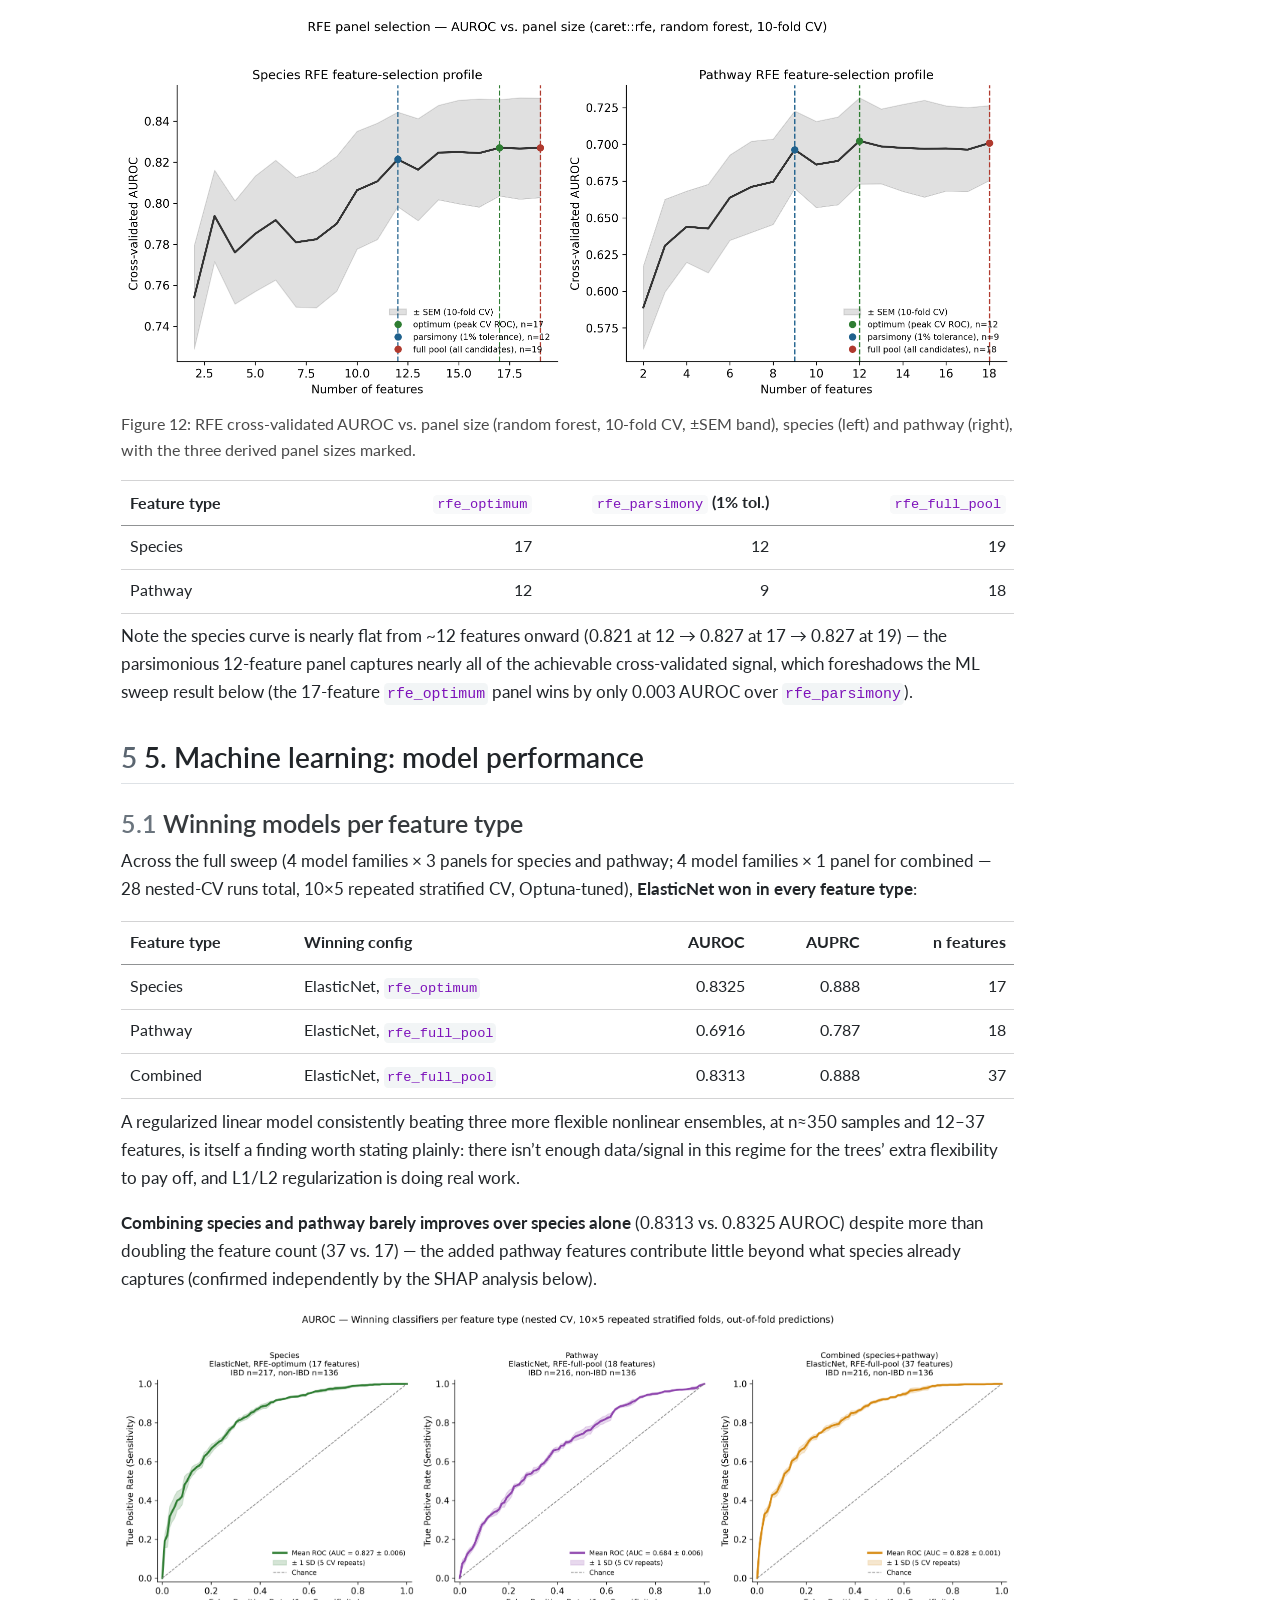
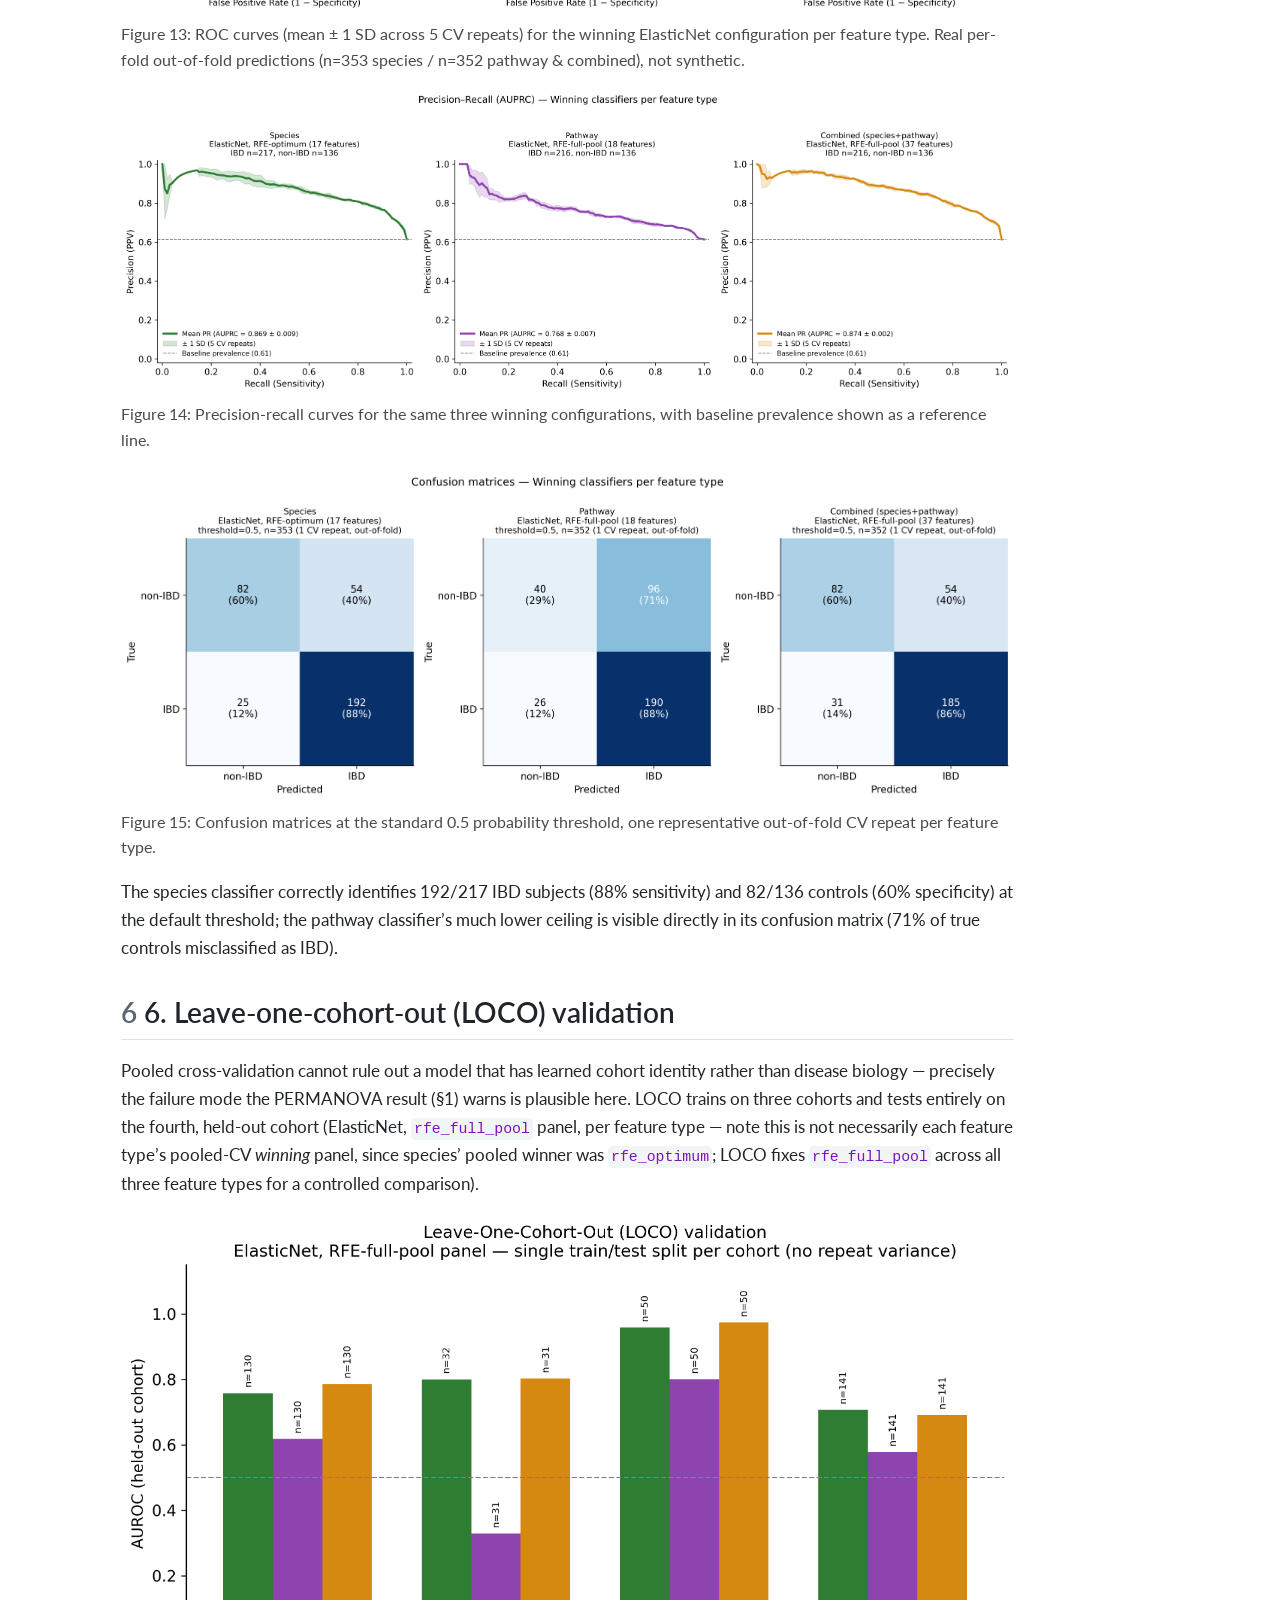
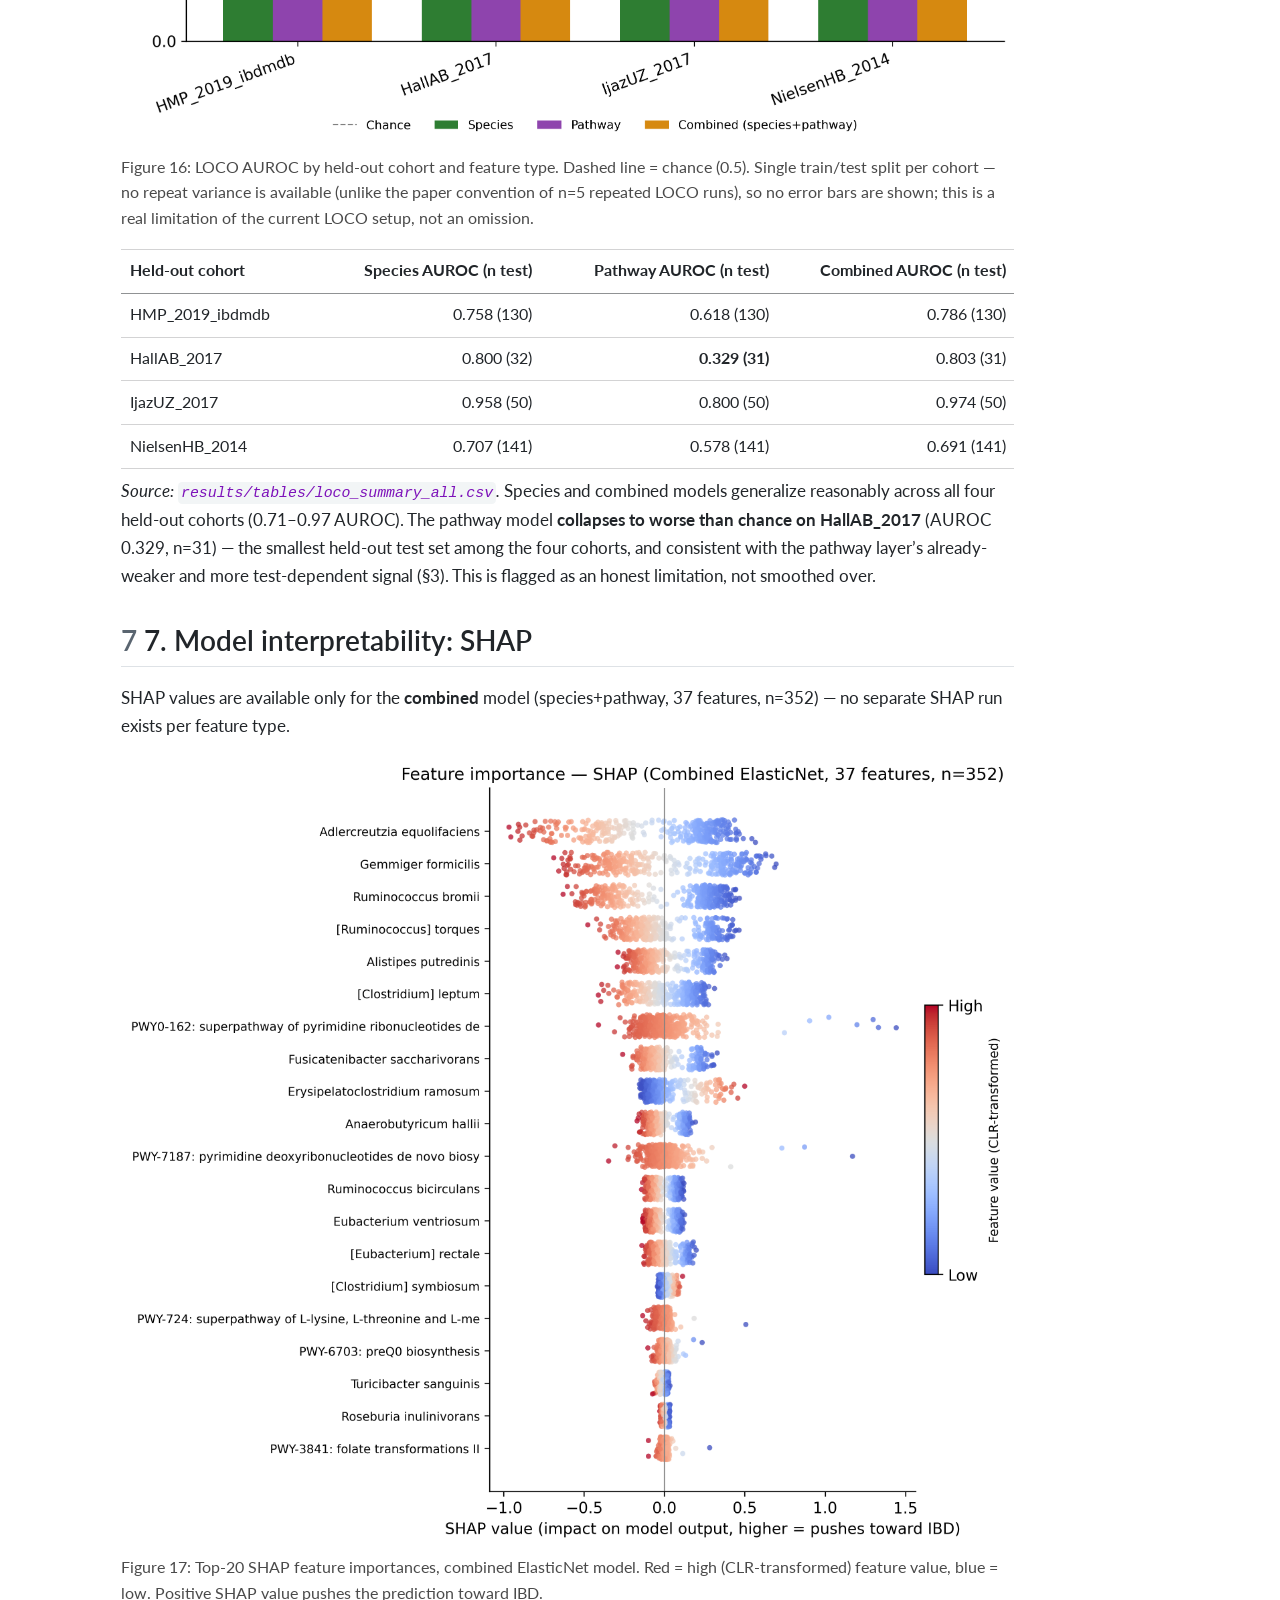
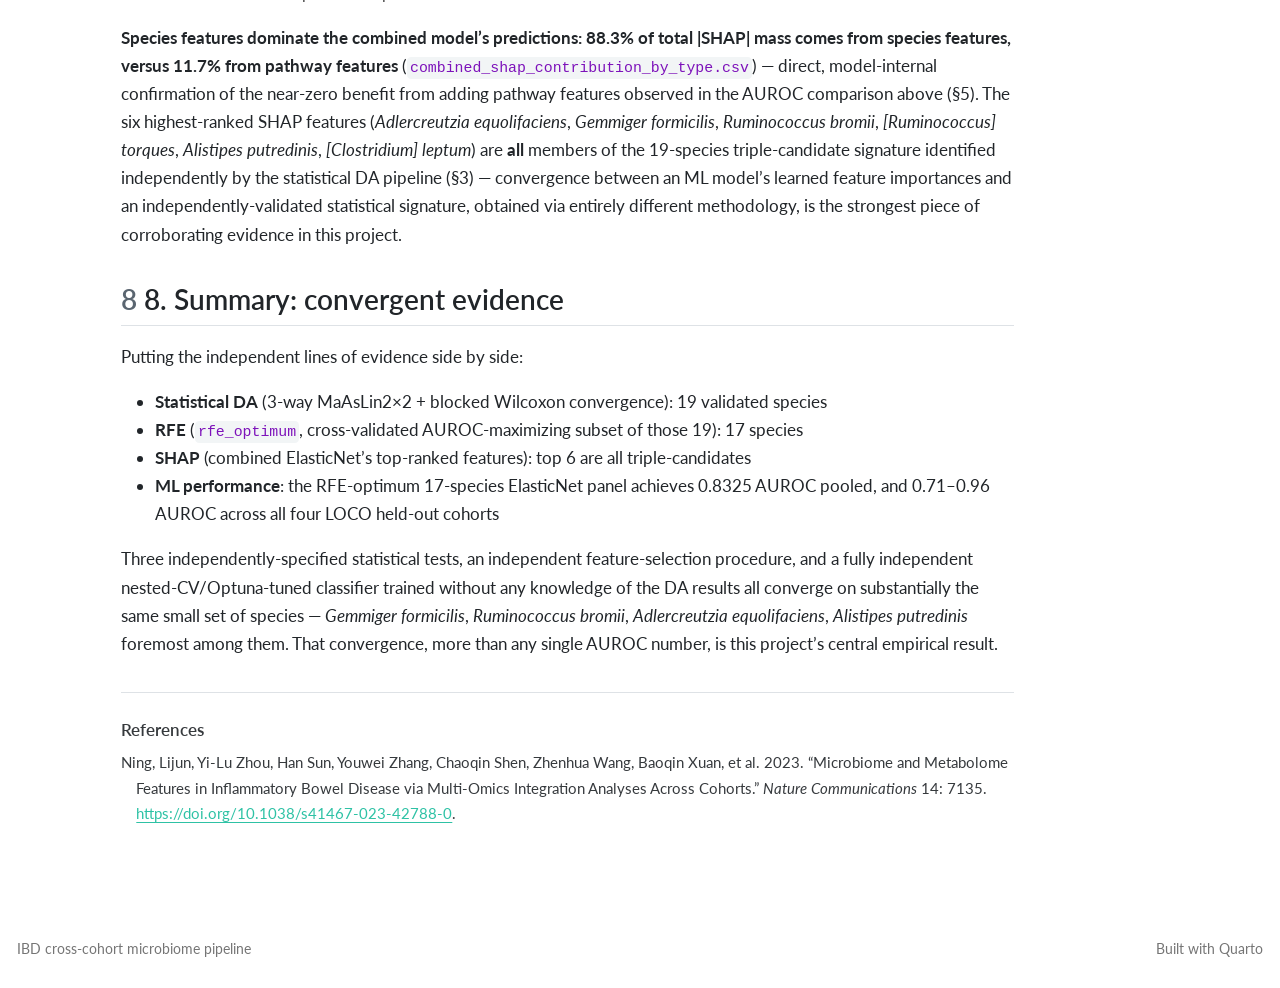
<file: results.html>
<!DOCTYPE html>
<html xmlns="http://www.w3.org/1999/xhtml" lang="en" xml:lang="en"><head>

<meta charset="utf-8">
<meta name="generator" content="quarto-1.8.25">

<meta name="viewport" content="width=device-width, initial-scale=1.0, user-scalable=yes">


<title>Results – IBD Cross-Cohort Microbiome Classification</title>
<style>
code{white-space: pre-wrap;}
span.smallcaps{font-variant: small-caps;}
div.columns{display: flex; gap: min(4vw, 1.5em);}
div.column{flex: auto; overflow-x: auto;}
div.hanging-indent{margin-left: 1.5em; text-indent: -1.5em;}
ul.task-list{list-style: none;}
ul.task-list li input[type="checkbox"] {
  width: 0.8em;
  margin: 0 0.8em 0.2em -1em; /* quarto-specific, see https://github.com/quarto-dev/quarto-cli/issues/4556 */ 
  vertical-align: middle;
}
/* CSS for citations */
div.csl-bib-body { }
div.csl-entry {
  clear: both;
  margin-bottom: 0em;
}
.hanging-indent div.csl-entry {
  margin-left:2em;
  text-indent:-2em;
}
div.csl-left-margin {
  min-width:2em;
  float:left;
}
div.csl-right-inline {
  margin-left:2em;
  padding-left:1em;
}
div.csl-indent {
  margin-left: 2em;
}</style>


<script src="site_libs/quarto-nav/quarto-nav.js"></script>
<script src="site_libs/quarto-nav/headroom.min.js"></script>
<script src="site_libs/clipboard/clipboard.min.js"></script>
<script src="site_libs/quarto-search/autocomplete.umd.js"></script>
<script src="site_libs/quarto-search/fuse.min.js"></script>
<script src="site_libs/quarto-search/quarto-search.js"></script>
<meta name="quarto:offset" content="./">
<script src="site_libs/quarto-html/quarto.js" type="module"></script>
<script src="site_libs/quarto-html/tabsets/tabsets.js" type="module"></script>
<script src="site_libs/quarto-html/axe/axe-check.js" type="module"></script>
<script src="site_libs/quarto-html/popper.min.js"></script>
<script src="site_libs/quarto-html/tippy.umd.min.js"></script>
<script src="site_libs/quarto-html/anchor.min.js"></script>
<link href="site_libs/quarto-html/tippy.css" rel="stylesheet">
<link href="site_libs/quarto-html/quarto-syntax-highlighting-7b89279ff1a6dce999919e0e67d4d9ec.css" rel="stylesheet" id="quarto-text-highlighting-styles">
<script src="site_libs/bootstrap/bootstrap.min.js"></script>
<link href="site_libs/bootstrap/bootstrap-icons.css" rel="stylesheet">
<link href="site_libs/bootstrap/bootstrap-27e1aa2dab5d6404f55602c9c9ab0aa1.min.css" rel="stylesheet" append-hash="true" id="quarto-bootstrap" data-mode="light">
<script id="quarto-search-options" type="application/json">{
  "location": "navbar",
  "copy-button": false,
  "collapse-after": 3,
  "panel-placement": "end",
  "type": "overlay",
  "limit": 50,
  "keyboard-shortcut": [
    "f",
    "/",
    "s"
  ],
  "show-item-context": false,
  "language": {
    "search-no-results-text": "No results",
    "search-matching-documents-text": "matching documents",
    "search-copy-link-title": "Copy link to search",
    "search-hide-matches-text": "Hide additional matches",
    "search-more-match-text": "more match in this document",
    "search-more-matches-text": "more matches in this document",
    "search-clear-button-title": "Clear",
    "search-text-placeholder": "",
    "search-detached-cancel-button-title": "Cancel",
    "search-submit-button-title": "Submit",
    "search-label": "Search"
  }
}</script>


<link rel="stylesheet" href="styles.css">
</head>

<body class="nav-fixed quarto-light">

<div id="quarto-search-results"></div>
  <header id="quarto-header" class="headroom fixed-top">
    <nav class="navbar navbar-expand-lg " data-bs-theme="dark">
      <div class="navbar-container container-fluid">
      <div class="navbar-brand-container mx-auto">
    <a href="./index.html" class="navbar-brand navbar-brand-logo">
    </a>
    <a class="navbar-brand" href="./index.html">
    <span class="navbar-title">IBD Cross-Cohort Microbiome Classification</span>
    </a>
  </div>
            <div id="quarto-search" class="" title="Search"></div>
          <button class="navbar-toggler" type="button" data-bs-toggle="collapse" data-bs-target="#navbarCollapse" aria-controls="navbarCollapse" role="menu" aria-expanded="false" aria-label="Toggle navigation" onclick="if (window.quartoToggleHeadroom) { window.quartoToggleHeadroom(); }">
  <span class="navbar-toggler-icon"></span>
</button>
          <div class="collapse navbar-collapse" id="navbarCollapse">
            <ul class="navbar-nav navbar-nav-scroll me-auto">
  <li class="nav-item">
    <a class="nav-link" href="./index.html"> 
<span class="menu-text">Background</span></a>
  </li>  
  <li class="nav-item">
    <a class="nav-link" href="./objectives.html"> 
<span class="menu-text">Objectives</span></a>
  </li>  
  <li class="nav-item">
    <a class="nav-link" href="./data-methods.html"> 
<span class="menu-text">Data &amp; Cohort</span></a>
  </li>  
  <li class="nav-item">
    <a class="nav-link" href="./methods.html"> 
<span class="menu-text">Methods</span></a>
  </li>  
  <li class="nav-item">
    <a class="nav-link active" href="./results.html" aria-current="page"> 
<span class="menu-text">Results</span></a>
  </li>  
</ul>
          </div> <!-- /navcollapse -->
            <div class="quarto-navbar-tools">
</div>
      </div> <!-- /container-fluid -->
    </nav>
</header>
<!-- content -->
<div id="quarto-content" class="quarto-container page-columns page-rows-contents page-layout-article page-navbar">
<!-- sidebar -->
<!-- margin-sidebar -->
    <div id="quarto-margin-sidebar" class="sidebar margin-sidebar">
        <nav id="TOC" role="doc-toc" class="toc-active">
    <h2 id="toc-title">On this page</h2>
   
  <ul>
  <li><a href="#cohort-structure-dominates-over-disease-status-and-we-account-for-it" id="toc-cohort-structure-dominates-over-disease-status-and-we-account-for-it" class="nav-link active" data-scroll-target="#cohort-structure-dominates-over-disease-status-and-we-account-for-it"><span class="header-section-number">1</span> 1. Cohort structure dominates over disease status — and we account for it</a></li>
  <li><a href="#alpha-diversity-significant-in-species-not-in-pathway" id="toc-alpha-diversity-significant-in-species-not-in-pathway" class="nav-link" data-scroll-target="#alpha-diversity-significant-in-species-not-in-pathway"><span class="header-section-number">2</span> 2. Alpha diversity: significant in species, not in pathway</a></li>
  <li><a href="#differential-abundance-three-independent-tests-species-vs.-pathway" id="toc-differential-abundance-three-independent-tests-species-vs.-pathway" class="nav-link" data-scroll-target="#differential-abundance-three-independent-tests-species-vs.-pathway"><span class="header-section-number">3</span> 3. Differential abundance: three independent tests, species vs.&nbsp;pathway</a>
  <ul class="collapse">
  <li><a href="#species-tier-1-and-tier-2-volcano-plots" id="toc-species-tier-1-and-tier-2-volcano-plots" class="nav-link" data-scroll-target="#species-tier-1-and-tier-2-volcano-plots"><span class="header-section-number">3.1</span> Species — Tier 1 and Tier 2 volcano plots</a></li>
  <li><a href="#pathway-blocked-wilcoxon-significant-features" id="toc-pathway-blocked-wilcoxon-significant-features" class="nav-link" data-scroll-target="#pathway-blocked-wilcoxon-significant-features"><span class="header-section-number">3.2</span> Pathway — blocked Wilcoxon significant features</a></li>
  <li><a href="#way-convergence-and-the-validated-species-signature" id="toc-way-convergence-and-the-validated-species-signature" class="nav-link" data-scroll-target="#way-convergence-and-the-validated-species-signature"><span class="header-section-number">3.3</span> 3-way convergence and the validated species signature</a></li>
  </ul></li>
  <li><a href="#feature-selection-rfe-panels" id="toc-feature-selection-rfe-panels" class="nav-link" data-scroll-target="#feature-selection-rfe-panels"><span class="header-section-number">4</span> 4. Feature selection: RFE panels</a></li>
  <li><a href="#machine-learning-model-performance" id="toc-machine-learning-model-performance" class="nav-link" data-scroll-target="#machine-learning-model-performance"><span class="header-section-number">5</span> 5. Machine learning: model performance</a>
  <ul class="collapse">
  <li><a href="#winning-models-per-feature-type" id="toc-winning-models-per-feature-type" class="nav-link" data-scroll-target="#winning-models-per-feature-type"><span class="header-section-number">5.1</span> Winning models per feature type</a></li>
  </ul></li>
  <li><a href="#leave-one-cohort-out-loco-validation" id="toc-leave-one-cohort-out-loco-validation" class="nav-link" data-scroll-target="#leave-one-cohort-out-loco-validation"><span class="header-section-number">6</span> 6. Leave-one-cohort-out (LOCO) validation</a></li>
  <li><a href="#model-interpretability-shap" id="toc-model-interpretability-shap" class="nav-link" data-scroll-target="#model-interpretability-shap"><span class="header-section-number">7</span> 7. Model interpretability: SHAP</a></li>
  <li><a href="#summary-convergent-evidence" id="toc-summary-convergent-evidence" class="nav-link" data-scroll-target="#summary-convergent-evidence"><span class="header-section-number">8</span> 8. Summary: convergent evidence</a></li>
  </ul>
</nav>
    </div>
<!-- main -->
<main class="content" id="quarto-document-content">

<header id="title-block-header" class="quarto-title-block default">
<div class="quarto-title">
<h1 class="title">Results</h1>
</div>



<div class="quarto-title-meta">

    
  
    
  </div>
  


</header>


<section id="cohort-structure-dominates-over-disease-status-and-we-account-for-it" class="level2" data-number="1">
<h2 data-number="1" class="anchored" data-anchor-id="cohort-structure-dominates-over-disease-status-and-we-account-for-it"><span class="header-section-number">1</span> 1. Cohort structure dominates over disease status — and we account for it</h2>
<p>Before trusting any disease-association result, the pipeline first asked how much of the microbial compositional variance is explained by cohort of origin versus IBD status. The answer, consistently across both feature types and across every covariate-adjusted submodel: <strong>cohort explains roughly 6–13× more variance than IBD group.</strong></p>
<div id="fig-permanova" class="quarto-float quarto-figure quarto-figure-center anchored">
<figure class="quarto-float quarto-float-fig figure">
<div aria-describedby="fig-permanova-caption-0ceaefa1-69ba-4598-a22c-09a6ac19f8ca">
<img src="images/cohort_variance_permanova.png" class="img-fluid figure-img">
</div>
<figcaption class="quarto-float-caption-bottom quarto-float-caption quarto-float-fig" id="fig-permanova-caption-0ceaefa1-69ba-4598-a22c-09a6ac19f8ca">
Figure&nbsp;1: PERMANOVA (Bray-Curtis, <code>by="margin"</code>) variance explained (R²) across four models, each fit on a different sample subset depending on covariate availability. <code>cohort</code> (green) dwarfs <code>group</code> (magenta) in every model; <code>age</code> and <code>gender</code> are independently significant but small; <code>BMI</code> is never significant.
</figcaption>
</figure>
</div>
<table class="caption-top table">
<colgroup>
<col style="width: 15%">
<col style="width: 21%">
<col style="width: 21%">
<col style="width: 21%">
<col style="width: 21%">
</colgroup>
<thead>
<tr class="header">
<th>Model</th>
<th style="text-align: right;">n</th>
<th style="text-align: right;">cohort R²</th>
<th style="text-align: right;">group R²</th>
<th style="text-align: right;">covariate R²</th>
</tr>
</thead>
<tbody>
<tr class="odd">
<td>base (cohort + group), species</td>
<td style="text-align: right;">353</td>
<td style="text-align: right;">0.1233 (p=0.001)</td>
<td style="text-align: right;">0.0093 (p=0.001)</td>
<td style="text-align: right;">—</td>
</tr>
<tr class="even">
<td>base (cohort + group), pathway</td>
<td style="text-align: right;">352</td>
<td style="text-align: right;">0.1298 (p=0.001)</td>
<td style="text-align: right;">0.0105 (p=0.002)</td>
<td style="text-align: right;">—</td>
</tr>
<tr class="odd">
<td>+ age, species</td>
<td style="text-align: right;">173</td>
<td style="text-align: right;">0.1276 (p=0.001)</td>
<td style="text-align: right;">0.0108 (p=0.008)</td>
<td style="text-align: right;">age 0.0091 (p=0.031)</td>
</tr>
<tr class="even">
<td>+ age, pathway</td>
<td style="text-align: right;">173</td>
<td style="text-align: right;">0.1259 (p=0.001)</td>
<td style="text-align: right;">0.0131 (p=0.006)</td>
<td style="text-align: right;">age 0.0035 (p=0.611, n.s.)</td>
</tr>
<tr class="odd">
<td>+ gender, species</td>
<td style="text-align: right;">271</td>
<td style="text-align: right;">0.0665 (p=0.001)</td>
<td style="text-align: right;">0.0072 (p=0.008)</td>
<td style="text-align: right;">gender 0.0059 (p=0.037)</td>
</tr>
<tr class="even">
<td>+ gender, pathway</td>
<td style="text-align: right;">271</td>
<td style="text-align: right;">0.0722 (p=0.001)</td>
<td style="text-align: right;">0.0107 (p=0.007)</td>
<td style="text-align: right;">gender 0.0051 (p=0.152, n.s.)</td>
</tr>
<tr class="odd">
<td>+ BMI, species</td>
<td style="text-align: right;">223</td>
<td style="text-align: right;">0.0627 (p=0.001)</td>
<td style="text-align: right;">0.0078 (p=0.018)</td>
<td style="text-align: right;">BMI 0.0031 (p=0.777, n.s.)</td>
</tr>
<tr class="even">
<td>+ BMI, pathway</td>
<td style="text-align: right;">223</td>
<td style="text-align: right;">0.0661 (p=0.001)</td>
<td style="text-align: right;">0.0097 (p=0.026)</td>
<td style="text-align: right;">BMI 0.0055 (p=0.204, n.s.)</td>
</tr>
</tbody>
</table>
<p><em>Source: <code>results/tables/step6_permanova_summary.csv</code>, <code>step_pathway_permanova_summary.csv</code>.</em></p>
<p>The corresponding ordination confirms this visually: cohorts separate along PCoA1/PCoA2 far more clearly than IBD vs.&nbsp;control does within any single cohort (circle vs.&nbsp;triangle shapes are thoroughly intermixed within each cohort’s ellipse).</p>
<div id="fig-pcoa" class="quarto-float quarto-figure quarto-figure-center anchored">
<figure class="quarto-float quarto-float-fig figure">
<div aria-describedby="fig-pcoa-caption-0ceaefa1-69ba-4598-a22c-09a6ac19f8ca">
<img src="images/pcOA_betadiversity.png" class="img-fluid figure-img">
</div>
<figcaption class="quarto-float-caption-bottom quarto-float-caption quarto-float-fig" id="fig-pcoa-caption-0ceaefa1-69ba-4598-a22c-09a6ac19f8ca">
Figure&nbsp;2: Bray-Curtis PCoA, species-level, colored by cohort and shaped by group. PCoA1 explains 15.6% of variance, PCoA2 9.3%. IjazUZ_2017 (green) is the most visually distinct cohort.
</figcaption>
</figure>
</div>
<p><strong>Practical consequence for everything downstream:</strong> the blocked Wilcoxon test explicitly blocks on cohort; both MaAsLin2 tiers include cohort as a random effect; and the ML validation strategy includes leave-one-cohort-out testing specifically because pooled cross-validation alone cannot rule out a model that has learned cohort identity rather than IBD biology.</p>
</section>
<section id="alpha-diversity-significant-in-species-not-in-pathway" class="level2" data-number="2">
<h2 data-number="2" class="anchored" data-anchor-id="alpha-diversity-significant-in-species-not-in-pathway"><span class="header-section-number">2</span> 2. Alpha diversity: significant in species, not in pathway</h2>
<p>Species-level alpha diversity is significantly reduced in IBD across all three metrics; pathway-level (functional) alpha diversity shows <strong>no significant difference</strong> — an important and genuine divergence between the taxonomic and functional layers, not an oversight.</p>
<div id="fig-alpha" class="quarto-float quarto-figure quarto-figure-center anchored">
<figure class="quarto-float quarto-float-fig figure">
<div aria-describedby="fig-alpha-caption-0ceaefa1-69ba-4598-a22c-09a6ac19f8ca">
<img src="images/AlphaDiver_species_pathway_boxplot.png" class="img-fluid figure-img">
</div>
<figcaption class="quarto-float-caption-bottom quarto-float-caption quarto-float-fig" id="fig-alpha-caption-0ceaefa1-69ba-4598-a22c-09a6ac19f8ca">
Figure&nbsp;3: Alpha diversity, species (top row) vs.&nbsp;pathway (bottom row). Species: richness p=0.0001, Shannon p&lt;0.0001, Simpson p=0.0001 (Wilcoxon, unadjusted). Pathway: richness p=0.882, Shannon p=0.578, Simpson p=0.260 — none significant.
</figcaption>
</figure>
</div>
<table class="caption-top table">
<colgroup>
<col style="width: 15%">
<col style="width: 21%">
<col style="width: 21%">
<col style="width: 21%">
<col style="width: 21%">
</colgroup>
<thead>
<tr class="header">
<th>Metric</th>
<th style="text-align: right;">Species Wilcoxon p (unadj.)</th>
<th style="text-align: right;">Species LME p (cohort-adj.)</th>
<th style="text-align: right;">Pathway Wilcoxon p (unadj.)</th>
<th style="text-align: right;">Pathway LME p (cohort-adj.)</th>
</tr>
</thead>
<tbody>
<tr class="odd">
<td>Shannon</td>
<td style="text-align: right;">6.91×10⁻⁶</td>
<td style="text-align: right;">0.0021</td>
<td style="text-align: right;">0.578</td>
<td style="text-align: right;">0.898</td>
</tr>
<tr class="even">
<td>Simpson</td>
<td style="text-align: right;">8.59×10⁻⁵</td>
<td style="text-align: right;">0.0432</td>
<td style="text-align: right;">0.260</td>
<td style="text-align: right;">0.362</td>
</tr>
<tr class="odd">
<td>Richness</td>
<td style="text-align: right;">6.87×10⁻⁵</td>
<td style="text-align: right;">0.00022</td>
<td style="text-align: right;">0.882</td>
<td style="text-align: right;">0.802</td>
</tr>
</tbody>
</table>
<p><em>Source: <code>results/tables/step7_diversity_test_summary.csv</code>, <code>step_pathway_diversity_test_summary.csv</code>. The species result survives cohort-adjustment (LME), confirming it is not purely a cohort-composition artifact.</em></p>
</section>
<section id="differential-abundance-three-independent-tests-species-vs.-pathway" class="level2" data-number="3">
<h2 data-number="3" class="anchored" data-anchor-id="differential-abundance-three-independent-tests-species-vs.-pathway"><span class="header-section-number">3</span> 3. Differential abundance: three independent tests, species vs.&nbsp;pathway</h2>
<p>The species layer shows a strong, consistent differential-abundance signal across all three tests; the pathway layer shows a striking <strong>divergence</strong> between MaAsLin2 (almost no hits) and the blocked Wilcoxon test (many hits) — a finding worth featuring on its own.</p>
<div id="fig-da-summary" class="quarto-float quarto-figure quarto-figure-center anchored">
<figure class="quarto-float quarto-float-fig figure">
<div aria-describedby="fig-da-summary-caption-0ceaefa1-69ba-4598-a22c-09a6ac19f8ca">
<img src="images/signf_features_species_pathway_boxplot.png" class="img-fluid figure-img">
</div>
<figcaption class="quarto-float-caption-bottom quarto-float-caption quarto-float-fig" id="fig-da-summary-caption-0ceaefa1-69ba-4598-a22c-09a6ac19f8ca">
Figure&nbsp;4: Significant feature counts (q&lt;0.05) out of total tested, species (blue) vs.&nbsp;pathway (orange), across all three DA tests.
</figcaption>
</figure>
</div>
<table class="caption-top table">
<thead>
<tr class="header">
<th>Test</th>
<th style="text-align: right;">Species hits / tested</th>
<th style="text-align: right;">Pathway hits / tested</th>
</tr>
</thead>
<tbody>
<tr class="odd">
<td>MaAsLin2 Tier 1 (all samples, n=353/352)</td>
<td style="text-align: right;">65 / 151</td>
<td style="text-align: right;">1 / 118</td>
</tr>
<tr class="even">
<td>MaAsLin2 Tier 2 (age-adjusted, n=173)</td>
<td style="text-align: right;">24 / 151</td>
<td style="text-align: right;">1 / 118</td>
</tr>
<tr class="odd">
<td>Blocked Wilcoxon (cohort-blocked)</td>
<td style="text-align: right;">50 / 151</td>
<td style="text-align: right;">52 / 118</td>
</tr>
</tbody>
</table>
<p><em>Source: <code>step8_maaslin2_tier1_hit_summary.csv</code>, <code>step9_maaslin2_tier2_hit_summary.csv</code>, <code>step12_wilcoxon_hit_summary.csv</code> and pathway equivalents.</em> The pathway MaAsLin2 models are effectively null (1/118 in both tiers) while the pathway blocked Wilcoxon test finds nearly half the tested pathways significant (52/118) — a large discrepancy between a mixed-model and a rank-based, cohort-blocked non-parametric test on the same data, worth treating as a genuine methodological finding rather than picking one number to report.</p>
<section id="species-tier-1-and-tier-2-volcano-plots" class="level3" data-number="3.1">
<h3 data-number="3.1" class="anchored" data-anchor-id="species-tier-1-and-tier-2-volcano-plots"><span class="header-section-number">3.1</span> Species — Tier 1 and Tier 2 volcano plots</h3>
<div id="fig-volcano-t1" class="quarto-float quarto-figure quarto-figure-center anchored">
<figure class="quarto-float quarto-float-fig figure">
<div aria-describedby="fig-volcano-t1-caption-0ceaefa1-69ba-4598-a22c-09a6ac19f8ca">
<img src="images/species_tier1_volcanoplot.png" class="img-fluid figure-img">
</div>
<figcaption class="quarto-float-caption-bottom quarto-float-caption quarto-float-fig" id="fig-volcano-t1-caption-0ceaefa1-69ba-4598-a22c-09a6ac19f8ca">
Figure&nbsp;5: Species differential abundance, MaAsLin2 Tier 1 (all 353 samples). <em>Gemmiger formicilis</em> and <em>Ruminococcus bromii</em> are the two strongest depleted-in-IBD hits; <em>Erysipelatoclostridium ramosum</em> is the strongest enriched-in-IBD hit.
</figcaption>
</figure>
</div>
<div id="fig-volcano-t2" class="quarto-float quarto-figure quarto-figure-center anchored">
<figure class="quarto-float quarto-float-fig figure">
<div aria-describedby="fig-volcano-t2-caption-0ceaefa1-69ba-4598-a22c-09a6ac19f8ca">
<img src="images/species_maaslintier2_volcanoplot.png" class="img-fluid figure-img">
</div>
<figcaption class="quarto-float-caption-bottom quarto-float-caption quarto-float-fig" id="fig-volcano-t2-caption-0ceaefa1-69ba-4598-a22c-09a6ac19f8ca">
Figure&nbsp;6: Species differential abundance, MaAsLin2 Tier 2 (age-adjusted subset, n=173). The same top hits (<em>Gemmiger formicilis</em>, <em>Ruminococcus bromii</em>, <em>Adlercreutzia equolifaciens</em>, <em>Erysipelatoclostridium ramosum</em>) remain significant after adjusting for age and restricting to the smaller age-available subset — direct evidence the Tier 1 signal is not simply an age confound.
</figcaption>
</figure>
</div>
<div id="fig-volcano-wilcox" class="quarto-float quarto-figure quarto-figure-center anchored">
<figure class="quarto-float quarto-float-fig figure">
<div aria-describedby="fig-volcano-wilcox-caption-0ceaefa1-69ba-4598-a22c-09a6ac19f8ca">
<img src="images/blocked_wilcoxon_species.png" class="img-fluid figure-img">
</div>
<figcaption class="quarto-float-caption-bottom quarto-float-caption quarto-float-fig" id="fig-volcano-wilcox-caption-0ceaefa1-69ba-4598-a22c-09a6ac19f8ca">
Figure&nbsp;7: Species differential abundance, cohort-blocked Wilcoxon test. Same top hits again — three independently-specified tests converge on the same leading species.
</figcaption>
</figure>
</div>
</section>
<section id="pathway-blocked-wilcoxon-significant-features" class="level3" data-number="3.2">
<h3 data-number="3.2" class="anchored" data-anchor-id="pathway-blocked-wilcoxon-significant-features"><span class="header-section-number">3.2</span> Pathway — blocked Wilcoxon significant features</h3>
<p>Every one of the 52 pathways significant by the blocked Wilcoxon test is <strong>lower in IBD</strong> — no pathway shows significant enrichment. This one-directional pattern (loss of function, not gain) is consistent across nearly all detected pathways, in contrast to species, where both depletion and enrichment hits exist.</p>
<div id="fig-pathway-wilcox" class="quarto-float quarto-figure quarto-figure-center anchored">
<figure class="quarto-float quarto-float-fig figure">
<div aria-describedby="fig-pathway-wilcox-caption-0ceaefa1-69ba-4598-a22c-09a6ac19f8ca">
<img src="images/pathway_blocekd_wilco_signffeature.png" class="img-fluid figure-img">
</div>
<figcaption class="quarto-float-caption-bottom quarto-float-caption quarto-float-fig" id="fig-pathway-wilcox-caption-0ceaefa1-69ba-4598-a22c-09a6ac19f8ca">
Figure&nbsp;8: Pathways significant by blocked Wilcoxon (q&lt;0.05), ranked by log₂ fold-change (IBD/control, cohort-blocked). All are depleted in IBD.
</figcaption>
</figure>
</div>
</section>
<section id="way-convergence-and-the-validated-species-signature" class="level3" data-number="3.3">
<h3 data-number="3.3" class="anchored" data-anchor-id="way-convergence-and-the-validated-species-signature"><span class="header-section-number">3.3</span> 3-way convergence and the validated species signature</h3>
<p>Requiring agreement across MaAsLin2 Tier 1, MaAsLin2 Tier 2, and the blocked Wilcoxon test — the pipeline’s core evidentiary bar — leaves <strong>19 species</strong> as fully validated (“triple-candidates”), out of 65 Tier-1 hits.</p>
<div id="fig-venn" class="quarto-float quarto-figure quarto-figure-center anchored">
<figure class="quarto-float quarto-float-fig figure">
<div aria-describedby="fig-venn-caption-0ceaefa1-69ba-4598-a22c-09a6ac19f8ca">
<img src="images/overlapping_species.png" class="img-fluid figure-img">
</div>
<figcaption class="quarto-float-caption-bottom quarto-float-caption quarto-float-fig" id="fig-venn-caption-0ceaefa1-69ba-4598-a22c-09a6ac19f8ca">
Figure&nbsp;9: 3-way overlap of species significance: MaAsLin2 Tier1, MaAsLin2 Tier2, and blocked Wilcoxon. 19 species pass all three tests; 29 pass Tier1+Wilcoxon but not the smaller-sample Tier2; only 2 pass Wilcoxon alone.
</figcaption>
</figure>
</div>
<p>Of the 19 triple-candidates, <strong>17 are depleted in IBD and 2 are enriched</strong> (<em>Erysipelatoclostridium ramosum</em>, <em>[Clostridium] symbiosum</em>) — both flagged as notable in Ning et al.&nbsp;2023 as well <span class="citation" data-cites="ning2023ccia">(<a href="#ref-ning2023ccia" role="doc-biblioref">Ning et al. 2023</a>)</span>. The signature is dominated by short-chain-fatty-acid-associated commensals (<em>Gemmiger formicilis</em>, <em>Ruminococcus bromii</em>, <em>Fusicatenibacter saccharivorans</em>, <em>[Eubacterium] rectale</em>).</p>
<div id="fig-triple" class="quarto-float quarto-figure quarto-figure-center anchored">
<figure class="quarto-float quarto-float-fig figure">
<div aria-describedby="fig-triple-caption-0ceaefa1-69ba-4598-a22c-09a6ac19f8ca">
<img src="images/specieS_dafeatures_RFE.png" class="img-fluid figure-img">
</div>
<figcaption class="quarto-float-caption-bottom quarto-float-caption quarto-float-fig" id="fig-triple-caption-0ceaefa1-69ba-4598-a22c-09a6ac19f8ca">
Figure&nbsp;10: The 19-species triple-candidate signature, ranked by log₂ fold-change, with prevalence in IBD vs.&nbsp;control shown alongside. Most depleted species (green) show markedly lower prevalence in IBD than in control; the two enriched species (orange) show the reverse pattern.
</figcaption>
</figure>
</div>
<p>For reference, the full landscape of all 65 MaAsLin2-Tier1-significant species (i.e., before requiring 3-way agreement) is shown below — useful for seeing which additional species show a directionally consistent but less-replicated signal:</p>
<div id="fig-full-landscape" class="quarto-float quarto-figure quarto-figure-center anchored">
<figure class="quarto-float quarto-float-fig figure">
<div aria-describedby="fig-full-landscape-caption-0ceaefa1-69ba-4598-a22c-09a6ac19f8ca">
<img src="images/species_DA_Tier1_features.png" class="img-fluid figure-img">
</div>
<figcaption class="quarto-float-caption-bottom quarto-float-caption quarto-float-fig" id="fig-full-landscape-caption-0ceaefa1-69ba-4598-a22c-09a6ac19f8ca">
Figure&nbsp;11: All 65 species significant in MaAsLin2 Tier 1, ranked by log₂ fold-change, with IBD/control prevalence bars.
</figcaption>
</figure>
</div>
</section>
</section>
<section id="feature-selection-rfe-panels" class="level2" data-number="4">
<h2 data-number="4" class="anchored" data-anchor-id="feature-selection-rfe-panels"><span class="header-section-number">4</span> 4. Feature selection: RFE panels</h2>
<p>The 19-species and 18-pathway triple-candidate pools were reduced further via Recursive Feature Elimination, producing three panels each (optimum / parsimony / full pool):</p>
<div id="fig-rfe" class="quarto-float quarto-figure quarto-figure-center anchored">
<figure class="quarto-float quarto-float-fig figure">
<div aria-describedby="fig-rfe-caption-0ceaefa1-69ba-4598-a22c-09a6ac19f8ca">
<img src="images/rfe_feature_selection_curve.png" class="img-fluid figure-img">
</div>
<figcaption class="quarto-float-caption-bottom quarto-float-caption quarto-float-fig" id="fig-rfe-caption-0ceaefa1-69ba-4598-a22c-09a6ac19f8ca">
Figure&nbsp;12: RFE cross-validated AUROC vs.&nbsp;panel size (random forest, 10-fold CV, ±SEM band), species (left) and pathway (right), with the three derived panel sizes marked.
</figcaption>
</figure>
</div>
<table class="caption-top table">
<colgroup>
<col style="width: 20%">
<col style="width: 26%">
<col style="width: 26%">
<col style="width: 26%">
</colgroup>
<thead>
<tr class="header">
<th>Feature type</th>
<th style="text-align: right;"><code>rfe_optimum</code></th>
<th style="text-align: right;"><code>rfe_parsimony</code> (1% tol.)</th>
<th style="text-align: right;"><code>rfe_full_pool</code></th>
</tr>
</thead>
<tbody>
<tr class="odd">
<td>Species</td>
<td style="text-align: right;">17</td>
<td style="text-align: right;">12</td>
<td style="text-align: right;">19</td>
</tr>
<tr class="even">
<td>Pathway</td>
<td style="text-align: right;">12</td>
<td style="text-align: right;">9</td>
<td style="text-align: right;">18</td>
</tr>
</tbody>
</table>
<p>Note the species curve is nearly flat from ~12 features onward (0.821 at 12 → 0.827 at 17 → 0.827 at 19) — the parsimonious 12-feature panel captures nearly all of the achievable cross-validated signal, which foreshadows the ML sweep result below (the 17-feature <code>rfe_optimum</code> panel wins by only 0.003 AUROC over <code>rfe_parsimony</code>).</p>
</section>
<section id="machine-learning-model-performance" class="level2" data-number="5">
<h2 data-number="5" class="anchored" data-anchor-id="machine-learning-model-performance"><span class="header-section-number">5</span> 5. Machine learning: model performance</h2>
<section id="winning-models-per-feature-type" class="level3" data-number="5.1">
<h3 data-number="5.1" class="anchored" data-anchor-id="winning-models-per-feature-type"><span class="header-section-number">5.1</span> Winning models per feature type</h3>
<p>Across the full sweep (4 model families × 3 panels for species and pathway; 4 model families × 1 panel for combined — 28 nested-CV runs total, 10×5 repeated stratified CV, Optuna-tuned), <strong>ElasticNet won in every feature type</strong>:</p>
<table class="caption-top table">
<thead>
<tr class="header">
<th>Feature type</th>
<th>Winning config</th>
<th style="text-align: right;">AUROC</th>
<th style="text-align: right;">AUPRC</th>
<th style="text-align: right;">n features</th>
</tr>
</thead>
<tbody>
<tr class="odd">
<td>Species</td>
<td>ElasticNet, <code>rfe_optimum</code></td>
<td style="text-align: right;">0.8325</td>
<td style="text-align: right;">0.888</td>
<td style="text-align: right;">17</td>
</tr>
<tr class="even">
<td>Pathway</td>
<td>ElasticNet, <code>rfe_full_pool</code></td>
<td style="text-align: right;">0.6916</td>
<td style="text-align: right;">0.787</td>
<td style="text-align: right;">18</td>
</tr>
<tr class="odd">
<td>Combined</td>
<td>ElasticNet, <code>rfe_full_pool</code></td>
<td style="text-align: right;">0.8313</td>
<td style="text-align: right;">0.888</td>
<td style="text-align: right;">37</td>
</tr>
</tbody>
</table>
<p>A regularized linear model consistently beating three more flexible nonlinear ensembles, at n≈350 samples and 12–37 features, is itself a finding worth stating plainly: there isn’t enough data/signal in this regime for the trees’ extra flexibility to pay off, and L1/L2 regularization is doing real work.</p>
<p><strong>Combining species and pathway barely improves over species alone</strong> (0.8313 vs.&nbsp;0.8325 AUROC) despite more than doubling the feature count (37 vs.&nbsp;17) — the added pathway features contribute little beyond what species already captures (confirmed independently by the SHAP analysis below).</p>
<div id="fig-roc" class="quarto-float quarto-figure quarto-figure-center anchored">
<figure class="quarto-float quarto-float-fig figure">
<div aria-describedby="fig-roc-caption-0ceaefa1-69ba-4598-a22c-09a6ac19f8ca">
<img src="images/auroc_curve.png" class="img-fluid figure-img">
</div>
<figcaption class="quarto-float-caption-bottom quarto-float-caption quarto-float-fig" id="fig-roc-caption-0ceaefa1-69ba-4598-a22c-09a6ac19f8ca">
Figure&nbsp;13: ROC curves (mean ± 1 SD across 5 CV repeats) for the winning ElasticNet configuration per feature type. Real per-fold out-of-fold predictions (n=353 species / n=352 pathway &amp; combined), not synthetic.
</figcaption>
</figure>
</div>
<div id="fig-pr" class="quarto-float quarto-figure quarto-figure-center anchored">
<figure class="quarto-float quarto-float-fig figure">
<div aria-describedby="fig-pr-caption-0ceaefa1-69ba-4598-a22c-09a6ac19f8ca">
<img src="images/precision_recall_curve.png" class="img-fluid figure-img">
</div>
<figcaption class="quarto-float-caption-bottom quarto-float-caption quarto-float-fig" id="fig-pr-caption-0ceaefa1-69ba-4598-a22c-09a6ac19f8ca">
Figure&nbsp;14: Precision-recall curves for the same three winning configurations, with baseline prevalence shown as a reference line.
</figcaption>
</figure>
</div>
<div id="fig-cm" class="quarto-float quarto-figure quarto-figure-center anchored">
<figure class="quarto-float quarto-float-fig figure">
<div aria-describedby="fig-cm-caption-0ceaefa1-69ba-4598-a22c-09a6ac19f8ca">
<img src="images/confusion_matrix.png" class="img-fluid figure-img">
</div>
<figcaption class="quarto-float-caption-bottom quarto-float-caption quarto-float-fig" id="fig-cm-caption-0ceaefa1-69ba-4598-a22c-09a6ac19f8ca">
Figure&nbsp;15: Confusion matrices at the standard 0.5 probability threshold, one representative out-of-fold CV repeat per feature type.
</figcaption>
</figure>
</div>
<p>The species classifier correctly identifies 192/217 IBD subjects (88% sensitivity) and 82/136 controls (60% specificity) at the default threshold; the pathway classifier’s much lower ceiling is visible directly in its confusion matrix (71% of true controls misclassified as IBD).</p>
</section>
</section>
<section id="leave-one-cohort-out-loco-validation" class="level2" data-number="6">
<h2 data-number="6" class="anchored" data-anchor-id="leave-one-cohort-out-loco-validation"><span class="header-section-number">6</span> 6. Leave-one-cohort-out (LOCO) validation</h2>
<p>Pooled cross-validation cannot rule out a model that has learned cohort identity rather than disease biology — precisely the failure mode the PERMANOVA result (§1) warns is plausible here. LOCO trains on three cohorts and tests entirely on the fourth, held-out cohort (ElasticNet, <code>rfe_full_pool</code> panel, per feature type — note this is not necessarily each feature type’s pooled-CV <em>winning</em> panel, since species’ pooled winner was <code>rfe_optimum</code>; LOCO fixes <code>rfe_full_pool</code> across all three feature types for a controlled comparison).</p>
<div id="fig-loco" class="quarto-float quarto-figure quarto-figure-center anchored">
<figure class="quarto-float quarto-float-fig figure">
<div aria-describedby="fig-loco-caption-0ceaefa1-69ba-4598-a22c-09a6ac19f8ca">
<img src="images/loco_validation.png" class="img-fluid figure-img">
</div>
<figcaption class="quarto-float-caption-bottom quarto-float-caption quarto-float-fig" id="fig-loco-caption-0ceaefa1-69ba-4598-a22c-09a6ac19f8ca">
Figure&nbsp;16: LOCO AUROC by held-out cohort and feature type. Dashed line = chance (0.5). Single train/test split per cohort — no repeat variance is available (unlike the paper convention of n=5 repeated LOCO runs), so no error bars are shown; this is a real limitation of the current LOCO setup, not an omission.
</figcaption>
</figure>
</div>
<table class="caption-top table">
<colgroup>
<col style="width: 20%">
<col style="width: 26%">
<col style="width: 26%">
<col style="width: 26%">
</colgroup>
<thead>
<tr class="header">
<th>Held-out cohort</th>
<th style="text-align: right;">Species AUROC (n test)</th>
<th style="text-align: right;">Pathway AUROC (n test)</th>
<th style="text-align: right;">Combined AUROC (n test)</th>
</tr>
</thead>
<tbody>
<tr class="odd">
<td>HMP_2019_ibdmdb</td>
<td style="text-align: right;">0.758 (130)</td>
<td style="text-align: right;">0.618 (130)</td>
<td style="text-align: right;">0.786 (130)</td>
</tr>
<tr class="even">
<td>HallAB_2017</td>
<td style="text-align: right;">0.800 (32)</td>
<td style="text-align: right;"><strong>0.329 (31)</strong></td>
<td style="text-align: right;">0.803 (31)</td>
</tr>
<tr class="odd">
<td>IjazUZ_2017</td>
<td style="text-align: right;">0.958 (50)</td>
<td style="text-align: right;">0.800 (50)</td>
<td style="text-align: right;">0.974 (50)</td>
</tr>
<tr class="even">
<td>NielsenHB_2014</td>
<td style="text-align: right;">0.707 (141)</td>
<td style="text-align: right;">0.578 (141)</td>
<td style="text-align: right;">0.691 (141)</td>
</tr>
</tbody>
</table>
<p><em>Source: <code>results/tables/loco_summary_all.csv</code>.</em> Species and combined models generalize reasonably across all four held-out cohorts (0.71–0.97 AUROC). The pathway model <strong>collapses to worse than chance on HallAB_2017</strong> (AUROC 0.329, n=31) — the smallest held-out test set among the four cohorts, and consistent with the pathway layer’s already-weaker and more test-dependent signal (§3). This is flagged as an honest limitation, not smoothed over.</p>
</section>
<section id="model-interpretability-shap" class="level2" data-number="7">
<h2 data-number="7" class="anchored" data-anchor-id="model-interpretability-shap"><span class="header-section-number">7</span> 7. Model interpretability: SHAP</h2>
<p>SHAP values are available only for the <strong>combined</strong> model (species+pathway, 37 features, n=352) — no separate SHAP run exists per feature type.</p>
<div id="fig-shap" class="quarto-float quarto-figure quarto-figure-center anchored">
<figure class="quarto-float quarto-float-fig figure">
<div aria-describedby="fig-shap-caption-0ceaefa1-69ba-4598-a22c-09a6ac19f8ca">
<img src="images/feature_importance_shap.png" class="img-fluid figure-img">
</div>
<figcaption class="quarto-float-caption-bottom quarto-float-caption quarto-float-fig" id="fig-shap-caption-0ceaefa1-69ba-4598-a22c-09a6ac19f8ca">
Figure&nbsp;17: Top-20 SHAP feature importances, combined ElasticNet model. Red = high (CLR-transformed) feature value, blue = low. Positive SHAP value pushes the prediction toward IBD.
</figcaption>
</figure>
</div>
<p><strong>Species features dominate the combined model’s predictions: 88.3% of total |SHAP| mass comes from species features, versus 11.7% from pathway features</strong> (<code>combined_shap_contribution_by_type.csv</code>) — direct, model-internal confirmation of the near-zero benefit from adding pathway features observed in the AUROC comparison above (§5). The six highest-ranked SHAP features (<em>Adlercreutzia equolifaciens</em>, <em>Gemmiger formicilis</em>, <em>Ruminococcus bromii</em>, <em>[Ruminococcus] torques</em>, <em>Alistipes putredinis</em>, <em>[Clostridium] leptum</em>) are <strong>all</strong> members of the 19-species triple-candidate signature identified independently by the statistical DA pipeline (§3) — convergence between an ML model’s learned feature importances and an independently-validated statistical signature, obtained via entirely different methodology, is the strongest piece of corroborating evidence in this project.</p>
</section>
<section id="summary-convergent-evidence" class="level2" data-number="8">
<h2 data-number="8" class="anchored" data-anchor-id="summary-convergent-evidence"><span class="header-section-number">8</span> 8. Summary: convergent evidence</h2>
<p>Putting the independent lines of evidence side by side:</p>
<ul>
<li><strong>Statistical DA</strong> (3-way MaAsLin2×2 + blocked Wilcoxon convergence): 19 validated species</li>
<li><strong>RFE</strong> (<code>rfe_optimum</code>, cross-validated AUROC-maximizing subset of those 19): 17 species</li>
<li><strong>SHAP</strong> (combined ElasticNet’s top-ranked features): top 6 are all triple-candidates</li>
<li><strong>ML performance</strong>: the RFE-optimum 17-species ElasticNet panel achieves 0.8325 AUROC pooled, and 0.71–0.96 AUROC across all four LOCO held-out cohorts</li>
</ul>
<p>Three independently-specified statistical tests, an independent feature-selection procedure, and a fully independent nested-CV/Optuna-tuned classifier trained without any knowledge of the DA results all converge on substantially the same small set of species — <em>Gemmiger formicilis</em>, <em>Ruminococcus bromii</em>, <em>Adlercreutzia equolifaciens</em>, <em>Alistipes putredinis</em> foremost among them. That convergence, more than any single AUROC number, is this project’s central empirical result.</p>



</section>

<div id="quarto-appendix" class="default"><section class="quarto-appendix-contents" role="doc-bibliography" id="quarto-bibliography"><h2 class="anchored quarto-appendix-heading">References</h2><div id="refs" class="references csl-bib-body hanging-indent" data-entry-spacing="0" role="list">
<div id="ref-ning2023ccia" class="csl-entry" role="listitem">
Ning, Lijun, Yi-Lu Zhou, Han Sun, Youwei Zhang, Chaoqin Shen, Zhenhua Wang, Baoqin Xuan, et al. 2023. <span>“Microbiome and Metabolome Features in Inflammatory Bowel Disease via Multi-Omics Integration Analyses Across Cohorts.”</span> <em>Nature Communications</em> 14: 7135. <a href="https://doi.org/10.1038/s41467-023-42788-0">https://doi.org/10.1038/s41467-023-42788-0</a>.
</div>
</div></section></div></main> <!-- /main -->
<script id="quarto-html-after-body" type="application/javascript">
  window.document.addEventListener("DOMContentLoaded", function (event) {
    const icon = "";
    const anchorJS = new window.AnchorJS();
    anchorJS.options = {
      placement: 'right',
      icon: icon
    };
    anchorJS.add('.anchored');
    const isCodeAnnotation = (el) => {
      for (const clz of el.classList) {
        if (clz.startsWith('code-annotation-')) {                     
          return true;
        }
      }
      return false;
    }
    const onCopySuccess = function(e) {
      // button target
      const button = e.trigger;
      // don't keep focus
      button.blur();
      // flash "checked"
      button.classList.add('code-copy-button-checked');
      var currentTitle = button.getAttribute("title");
      button.setAttribute("title", "Copied!");
      let tooltip;
      if (window.bootstrap) {
        button.setAttribute("data-bs-toggle", "tooltip");
        button.setAttribute("data-bs-placement", "left");
        button.setAttribute("data-bs-title", "Copied!");
        tooltip = new bootstrap.Tooltip(button, 
          { trigger: "manual", 
            customClass: "code-copy-button-tooltip",
            offset: [0, -8]});
        tooltip.show();    
      }
      setTimeout(function() {
        if (tooltip) {
          tooltip.hide();
          button.removeAttribute("data-bs-title");
          button.removeAttribute("data-bs-toggle");
          button.removeAttribute("data-bs-placement");
        }
        button.setAttribute("title", currentTitle);
        button.classList.remove('code-copy-button-checked');
      }, 1000);
      // clear code selection
      e.clearSelection();
    }
    const getTextToCopy = function(trigger) {
      const outerScaffold = trigger.parentElement.cloneNode(true);
      const codeEl = outerScaffold.querySelector('code');
      for (const childEl of codeEl.children) {
        if (isCodeAnnotation(childEl)) {
          childEl.remove();
        }
      }
      return codeEl.innerText;
    }
    const clipboard = new window.ClipboardJS('.code-copy-button:not([data-in-quarto-modal])', {
      text: getTextToCopy
    });
    clipboard.on('success', onCopySuccess);
    if (window.document.getElementById('quarto-embedded-source-code-modal')) {
      const clipboardModal = new window.ClipboardJS('.code-copy-button[data-in-quarto-modal]', {
        text: getTextToCopy,
        container: window.document.getElementById('quarto-embedded-source-code-modal')
      });
      clipboardModal.on('success', onCopySuccess);
    }
      var localhostRegex = new RegExp(/^(?:http|https):\/\/localhost\:?[0-9]*\//);
      var mailtoRegex = new RegExp(/^mailto:/);
        var filterRegex = new RegExp("https:\/\/Sanyukta2002\.github\.io\/ML-ibd\/");
      var isInternal = (href) => {
          return filterRegex.test(href) || localhostRegex.test(href) || mailtoRegex.test(href);
      }
      // Inspect non-navigation links and adorn them if external
     var links = window.document.querySelectorAll('a[href]:not(.nav-link):not(.navbar-brand):not(.toc-action):not(.sidebar-link):not(.sidebar-item-toggle):not(.pagination-link):not(.no-external):not([aria-hidden]):not(.dropdown-item):not(.quarto-navigation-tool):not(.about-link)');
      for (var i=0; i<links.length; i++) {
        const link = links[i];
        if (!isInternal(link.href)) {
          // undo the damage that might have been done by quarto-nav.js in the case of
          // links that we want to consider external
          if (link.dataset.originalHref !== undefined) {
            link.href = link.dataset.originalHref;
          }
            // target, if specified
            link.setAttribute("target", "_blank");
            if (link.getAttribute("rel") === null) {
              link.setAttribute("rel", "noopener");
            }
        }
      }
    function tippyHover(el, contentFn, onTriggerFn, onUntriggerFn) {
      const config = {
        allowHTML: true,
        maxWidth: 500,
        delay: 100,
        arrow: false,
        appendTo: function(el) {
            return el.parentElement;
        },
        interactive: true,
        interactiveBorder: 10,
        theme: 'quarto',
        placement: 'bottom-start',
      };
      if (contentFn) {
        config.content = contentFn;
      }
      if (onTriggerFn) {
        config.onTrigger = onTriggerFn;
      }
      if (onUntriggerFn) {
        config.onUntrigger = onUntriggerFn;
      }
      window.tippy(el, config); 
    }
    const noterefs = window.document.querySelectorAll('a[role="doc-noteref"]');
    for (var i=0; i<noterefs.length; i++) {
      const ref = noterefs[i];
      tippyHover(ref, function() {
        // use id or data attribute instead here
        let href = ref.getAttribute('data-footnote-href') || ref.getAttribute('href');
        try { href = new URL(href).hash; } catch {}
        const id = href.replace(/^#\/?/, "");
        const note = window.document.getElementById(id);
        if (note) {
          return note.innerHTML;
        } else {
          return "";
        }
      });
    }
    const xrefs = window.document.querySelectorAll('a.quarto-xref');
    const processXRef = (id, note) => {
      // Strip column container classes
      const stripColumnClz = (el) => {
        el.classList.remove("page-full", "page-columns");
        if (el.children) {
          for (const child of el.children) {
            stripColumnClz(child);
          }
        }
      }
      stripColumnClz(note)
      if (id === null || id.startsWith('sec-')) {
        // Special case sections, only their first couple elements
        const container = document.createElement("div");
        if (note.children && note.children.length > 2) {
          container.appendChild(note.children[0].cloneNode(true));
          for (let i = 1; i < note.children.length; i++) {
            const child = note.children[i];
            if (child.tagName === "P" && child.innerText === "") {
              continue;
            } else {
              container.appendChild(child.cloneNode(true));
              break;
            }
          }
          if (window.Quarto?.typesetMath) {
            window.Quarto.typesetMath(container);
          }
          return container.innerHTML
        } else {
          if (window.Quarto?.typesetMath) {
            window.Quarto.typesetMath(note);
          }
          return note.innerHTML;
        }
      } else {
        // Remove any anchor links if they are present
        const anchorLink = note.querySelector('a.anchorjs-link');
        if (anchorLink) {
          anchorLink.remove();
        }
        if (window.Quarto?.typesetMath) {
          window.Quarto.typesetMath(note);
        }
        if (note.classList.contains("callout")) {
          return note.outerHTML;
        } else {
          return note.innerHTML;
        }
      }
    }
    for (var i=0; i<xrefs.length; i++) {
      const xref = xrefs[i];
      tippyHover(xref, undefined, function(instance) {
        instance.disable();
        let url = xref.getAttribute('href');
        let hash = undefined; 
        if (url.startsWith('#')) {
          hash = url;
        } else {
          try { hash = new URL(url).hash; } catch {}
        }
        if (hash) {
          const id = hash.replace(/^#\/?/, "");
          const note = window.document.getElementById(id);
          if (note !== null) {
            try {
              const html = processXRef(id, note.cloneNode(true));
              instance.setContent(html);
            } finally {
              instance.enable();
              instance.show();
            }
          } else {
            // See if we can fetch this
            fetch(url.split('#')[0])
            .then(res => res.text())
            .then(html => {
              const parser = new DOMParser();
              const htmlDoc = parser.parseFromString(html, "text/html");
              const note = htmlDoc.getElementById(id);
              if (note !== null) {
                const html = processXRef(id, note);
                instance.setContent(html);
              } 
            }).finally(() => {
              instance.enable();
              instance.show();
            });
          }
        } else {
          // See if we can fetch a full url (with no hash to target)
          // This is a special case and we should probably do some content thinning / targeting
          fetch(url)
          .then(res => res.text())
          .then(html => {
            const parser = new DOMParser();
            const htmlDoc = parser.parseFromString(html, "text/html");
            const note = htmlDoc.querySelector('main.content');
            if (note !== null) {
              // This should only happen for chapter cross references
              // (since there is no id in the URL)
              // remove the first header
              if (note.children.length > 0 && note.children[0].tagName === "HEADER") {
                note.children[0].remove();
              }
              const html = processXRef(null, note);
              instance.setContent(html);
            } 
          }).finally(() => {
            instance.enable();
            instance.show();
          });
        }
      }, function(instance) {
      });
    }
        let selectedAnnoteEl;
        const selectorForAnnotation = ( cell, annotation) => {
          let cellAttr = 'data-code-cell="' + cell + '"';
          let lineAttr = 'data-code-annotation="' +  annotation + '"';
          const selector = 'span[' + cellAttr + '][' + lineAttr + ']';
          return selector;
        }
        const selectCodeLines = (annoteEl) => {
          const doc = window.document;
          const targetCell = annoteEl.getAttribute("data-target-cell");
          const targetAnnotation = annoteEl.getAttribute("data-target-annotation");
          const annoteSpan = window.document.querySelector(selectorForAnnotation(targetCell, targetAnnotation));
          const lines = annoteSpan.getAttribute("data-code-lines").split(",");
          const lineIds = lines.map((line) => {
            return targetCell + "-" + line;
          })
          let top = null;
          let height = null;
          let parent = null;
          if (lineIds.length > 0) {
              //compute the position of the single el (top and bottom and make a div)
              const el = window.document.getElementById(lineIds[0]);
              top = el.offsetTop;
              height = el.offsetHeight;
              parent = el.parentElement.parentElement;
            if (lineIds.length > 1) {
              const lastEl = window.document.getElementById(lineIds[lineIds.length - 1]);
              const bottom = lastEl.offsetTop + lastEl.offsetHeight;
              height = bottom - top;
            }
            if (top !== null && height !== null && parent !== null) {
              // cook up a div (if necessary) and position it 
              let div = window.document.getElementById("code-annotation-line-highlight");
              if (div === null) {
                div = window.document.createElement("div");
                div.setAttribute("id", "code-annotation-line-highlight");
                div.style.position = 'absolute';
                parent.appendChild(div);
              }
              div.style.top = top - 2 + "px";
              div.style.height = height + 4 + "px";
              div.style.left = 0;
              let gutterDiv = window.document.getElementById("code-annotation-line-highlight-gutter");
              if (gutterDiv === null) {
                gutterDiv = window.document.createElement("div");
                gutterDiv.setAttribute("id", "code-annotation-line-highlight-gutter");
                gutterDiv.style.position = 'absolute';
                const codeCell = window.document.getElementById(targetCell);
                const gutter = codeCell.querySelector('.code-annotation-gutter');
                gutter.appendChild(gutterDiv);
              }
              gutterDiv.style.top = top - 2 + "px";
              gutterDiv.style.height = height + 4 + "px";
            }
            selectedAnnoteEl = annoteEl;
          }
        };
        const unselectCodeLines = () => {
          const elementsIds = ["code-annotation-line-highlight", "code-annotation-line-highlight-gutter"];
          elementsIds.forEach((elId) => {
            const div = window.document.getElementById(elId);
            if (div) {
              div.remove();
            }
          });
          selectedAnnoteEl = undefined;
        };
          // Handle positioning of the toggle
      window.addEventListener(
        "resize",
        throttle(() => {
          elRect = undefined;
          if (selectedAnnoteEl) {
            selectCodeLines(selectedAnnoteEl);
          }
        }, 10)
      );
      function throttle(fn, ms) {
      let throttle = false;
      let timer;
        return (...args) => {
          if(!throttle) { // first call gets through
              fn.apply(this, args);
              throttle = true;
          } else { // all the others get throttled
              if(timer) clearTimeout(timer); // cancel #2
              timer = setTimeout(() => {
                fn.apply(this, args);
                timer = throttle = false;
              }, ms);
          }
        };
      }
        // Attach click handler to the DT
        const annoteDls = window.document.querySelectorAll('dt[data-target-cell]');
        for (const annoteDlNode of annoteDls) {
          annoteDlNode.addEventListener('click', (event) => {
            const clickedEl = event.target;
            if (clickedEl !== selectedAnnoteEl) {
              unselectCodeLines();
              const activeEl = window.document.querySelector('dt[data-target-cell].code-annotation-active');
              if (activeEl) {
                activeEl.classList.remove('code-annotation-active');
              }
              selectCodeLines(clickedEl);
              clickedEl.classList.add('code-annotation-active');
            } else {
              // Unselect the line
              unselectCodeLines();
              clickedEl.classList.remove('code-annotation-active');
            }
          });
        }
    const findCites = (el) => {
      const parentEl = el.parentElement;
      if (parentEl) {
        const cites = parentEl.dataset.cites;
        if (cites) {
          return {
            el,
            cites: cites.split(' ')
          };
        } else {
          return findCites(el.parentElement)
        }
      } else {
        return undefined;
      }
    };
    var bibliorefs = window.document.querySelectorAll('a[role="doc-biblioref"]');
    for (var i=0; i<bibliorefs.length; i++) {
      const ref = bibliorefs[i];
      const citeInfo = findCites(ref);
      if (citeInfo) {
        tippyHover(citeInfo.el, function() {
          var popup = window.document.createElement('div');
          citeInfo.cites.forEach(function(cite) {
            var citeDiv = window.document.createElement('div');
            citeDiv.classList.add('hanging-indent');
            citeDiv.classList.add('csl-entry');
            var biblioDiv = window.document.getElementById('ref-' + cite);
            if (biblioDiv) {
              citeDiv.innerHTML = biblioDiv.innerHTML;
            }
            popup.appendChild(citeDiv);
          });
          return popup.innerHTML;
        });
      }
    }
  });
  </script>
</div> <!-- /content -->
<footer class="footer">
  <div class="nav-footer">
    <div class="nav-footer-left">
<p>IBD cross-cohort microbiome pipeline</p>
</div>   
    <div class="nav-footer-center">
      &nbsp;
    </div>
    <div class="nav-footer-right">
<p>Built with Quarto</p>
</div>
  </div>
</footer>




</body></html>
</file>
<file: site_libs/quarto-html/tippy.css>
.tippy-box[data-animation=fade][data-state=hidden]{opacity:0}[data-tippy-root]{max-width:calc(100vw - 10px)}.tippy-box{position:relative;background-color:#333;color:#fff;border-radius:4px;font-size:14px;line-height:1.4;white-space:normal;outline:0;transition-property:transform,visibility,opacity}.tippy-box[data-placement^=top]>.tippy-arrow{bottom:0}.tippy-box[data-placement^=top]>.tippy-arrow:before{bottom:-7px;left:0;border-width:8px 8px 0;border-top-color:initial;transform-origin:center top}.tippy-box[data-placement^=bottom]>.tippy-arrow{top:0}.tippy-box[data-placement^=bottom]>.tippy-arrow:before{top:-7px;left:0;border-width:0 8px 8px;border-bottom-color:initial;transform-origin:center bottom}.tippy-box[data-placement^=left]>.tippy-arrow{right:0}.tippy-box[data-placement^=left]>.tippy-arrow:before{border-width:8px 0 8px 8px;border-left-color:initial;right:-7px;transform-origin:center left}.tippy-box[data-placement^=right]>.tippy-arrow{left:0}.tippy-box[data-placement^=right]>.tippy-arrow:before{left:-7px;border-width:8px 8px 8px 0;border-right-color:initial;transform-origin:center right}.tippy-box[data-inertia][data-state=visible]{transition-timing-function:cubic-bezier(.54,1.5,.38,1.11)}.tippy-arrow{width:16px;height:16px;color:#333}.tippy-arrow:before{content:"";position:absolute;border-color:transparent;border-style:solid}.tippy-content{position:relative;padding:5px 9px;z-index:1}
</file>
<file: site_libs/quarto-html/quarto-syntax-highlighting-7b89279ff1a6dce999919e0e67d4d9ec.css>
/* quarto syntax highlight colors */
:root {
  --quarto-hl-ot-color: #003B4F;
  --quarto-hl-at-color: #657422;
  --quarto-hl-ss-color: #20794D;
  --quarto-hl-an-color: #5E5E5E;
  --quarto-hl-fu-color: #4758AB;
  --quarto-hl-st-color: #20794D;
  --quarto-hl-cf-color: #003B4F;
  --quarto-hl-op-color: #5E5E5E;
  --quarto-hl-er-color: #AD0000;
  --quarto-hl-bn-color: #AD0000;
  --quarto-hl-al-color: #AD0000;
  --quarto-hl-va-color: #111111;
  --quarto-hl-bu-color: inherit;
  --quarto-hl-ex-color: inherit;
  --quarto-hl-pp-color: #AD0000;
  --quarto-hl-in-color: #5E5E5E;
  --quarto-hl-vs-color: #20794D;
  --quarto-hl-wa-color: #5E5E5E;
  --quarto-hl-do-color: #5E5E5E;
  --quarto-hl-im-color: #00769E;
  --quarto-hl-ch-color: #20794D;
  --quarto-hl-dt-color: #AD0000;
  --quarto-hl-fl-color: #AD0000;
  --quarto-hl-co-color: #5E5E5E;
  --quarto-hl-cv-color: #5E5E5E;
  --quarto-hl-cn-color: #8f5902;
  --quarto-hl-sc-color: #5E5E5E;
  --quarto-hl-dv-color: #AD0000;
  --quarto-hl-kw-color: #003B4F;
}

/* other quarto variables */
:root {
  --quarto-font-monospace: SFMono-Regular, Menlo, Monaco, Consolas, "Liberation Mono", "Courier New", monospace;
}

/* syntax highlight based on Pandoc's rules */
pre > code.sourceCode > span {
  color: #003B4F;
}

code.sourceCode > span {
  color: #003B4F;
}

div.sourceCode,
div.sourceCode pre.sourceCode {
  color: #003B4F;
}

/* Normal */
code span {
  color: #003B4F;
}

/* Alert */
code span.al {
  color: #AD0000;
  font-style: inherit;
}

/* Annotation */
code span.an {
  color: #5E5E5E;
  font-style: inherit;
}

/* Attribute */
code span.at {
  color: #657422;
  font-style: inherit;
}

/* BaseN */
code span.bn {
  color: #AD0000;
  font-style: inherit;
}

/* BuiltIn */
code span.bu {
  font-style: inherit;
}

/* ControlFlow */
code span.cf {
  color: #003B4F;
  font-weight: bold;
  font-style: inherit;
}

/* Char */
code span.ch {
  color: #20794D;
  font-style: inherit;
}

/* Constant */
code span.cn {
  color: #8f5902;
  font-style: inherit;
}

/* Comment */
code span.co {
  color: #5E5E5E;
  font-style: inherit;
}

/* CommentVar */
code span.cv {
  color: #5E5E5E;
  font-style: italic;
}

/* Documentation */
code span.do {
  color: #5E5E5E;
  font-style: italic;
}

/* DataType */
code span.dt {
  color: #AD0000;
  font-style: inherit;
}

/* DecVal */
code span.dv {
  color: #AD0000;
  font-style: inherit;
}

/* Error */
code span.er {
  color: #AD0000;
  font-style: inherit;
}

/* Extension */
code span.ex {
  font-style: inherit;
}

/* Float */
code span.fl {
  color: #AD0000;
  font-style: inherit;
}

/* Function */
code span.fu {
  color: #4758AB;
  font-style: inherit;
}

/* Import */
code span.im {
  color: #00769E;
  font-style: inherit;
}

/* Information */
code span.in {
  color: #5E5E5E;
  font-style: inherit;
}

/* Keyword */
code span.kw {
  color: #003B4F;
  font-weight: bold;
  font-style: inherit;
}

/* Operator */
code span.op {
  color: #5E5E5E;
  font-style: inherit;
}

/* Other */
code span.ot {
  color: #003B4F;
  font-style: inherit;
}

/* Preprocessor */
code span.pp {
  color: #AD0000;
  font-style: inherit;
}

/* SpecialChar */
code span.sc {
  color: #5E5E5E;
  font-style: inherit;
}

/* SpecialString */
code span.ss {
  color: #20794D;
  font-style: inherit;
}

/* String */
code span.st {
  color: #20794D;
  font-style: inherit;
}

/* Variable */
code span.va {
  color: #111111;
  font-style: inherit;
}

/* VerbatimString */
code span.vs {
  color: #20794D;
  font-style: inherit;
}

/* Warning */
code span.wa {
  color: #5E5E5E;
  font-style: italic;
}

.prevent-inlining {
  content: "</";
}

/*# sourceMappingURL=3944bc705cfaf4c80e56f77c5205168a.css.map */
</file>
<file: styles.css>
/* Minor polish over the flatly base theme */
body {
  font-size: 17px;
  line-height: 1.65;
}

.figure-caption, figcaption {
  font-size: 0.92rem;
  color: #4a4a4a;
}

pre code {
  font-size: 0.85rem;
}

table {
  font-size: 0.92rem;
}

h1, h2, h3 {
  font-weight: 600;
}

.callout-note, .callout-important {
  font-size: 0.95rem;
}

img {
  max-width: 100%;
  height: auto;
}
</file>
<file: site_libs/quarto-diagram/mermaid.css>
.mermaidTooltip {
  position: absolute;
  text-align: center;
  max-width: 200px;
  padding: 2px;
  font-family: "trebuchet ms", verdana, arial;
  font-size: 12px;
  background: #ffffde;
  border: 1px solid #aaaa33;
  border-radius: 2px;
  pointer-events: none;
  z-index: 1000;
}
</file>
